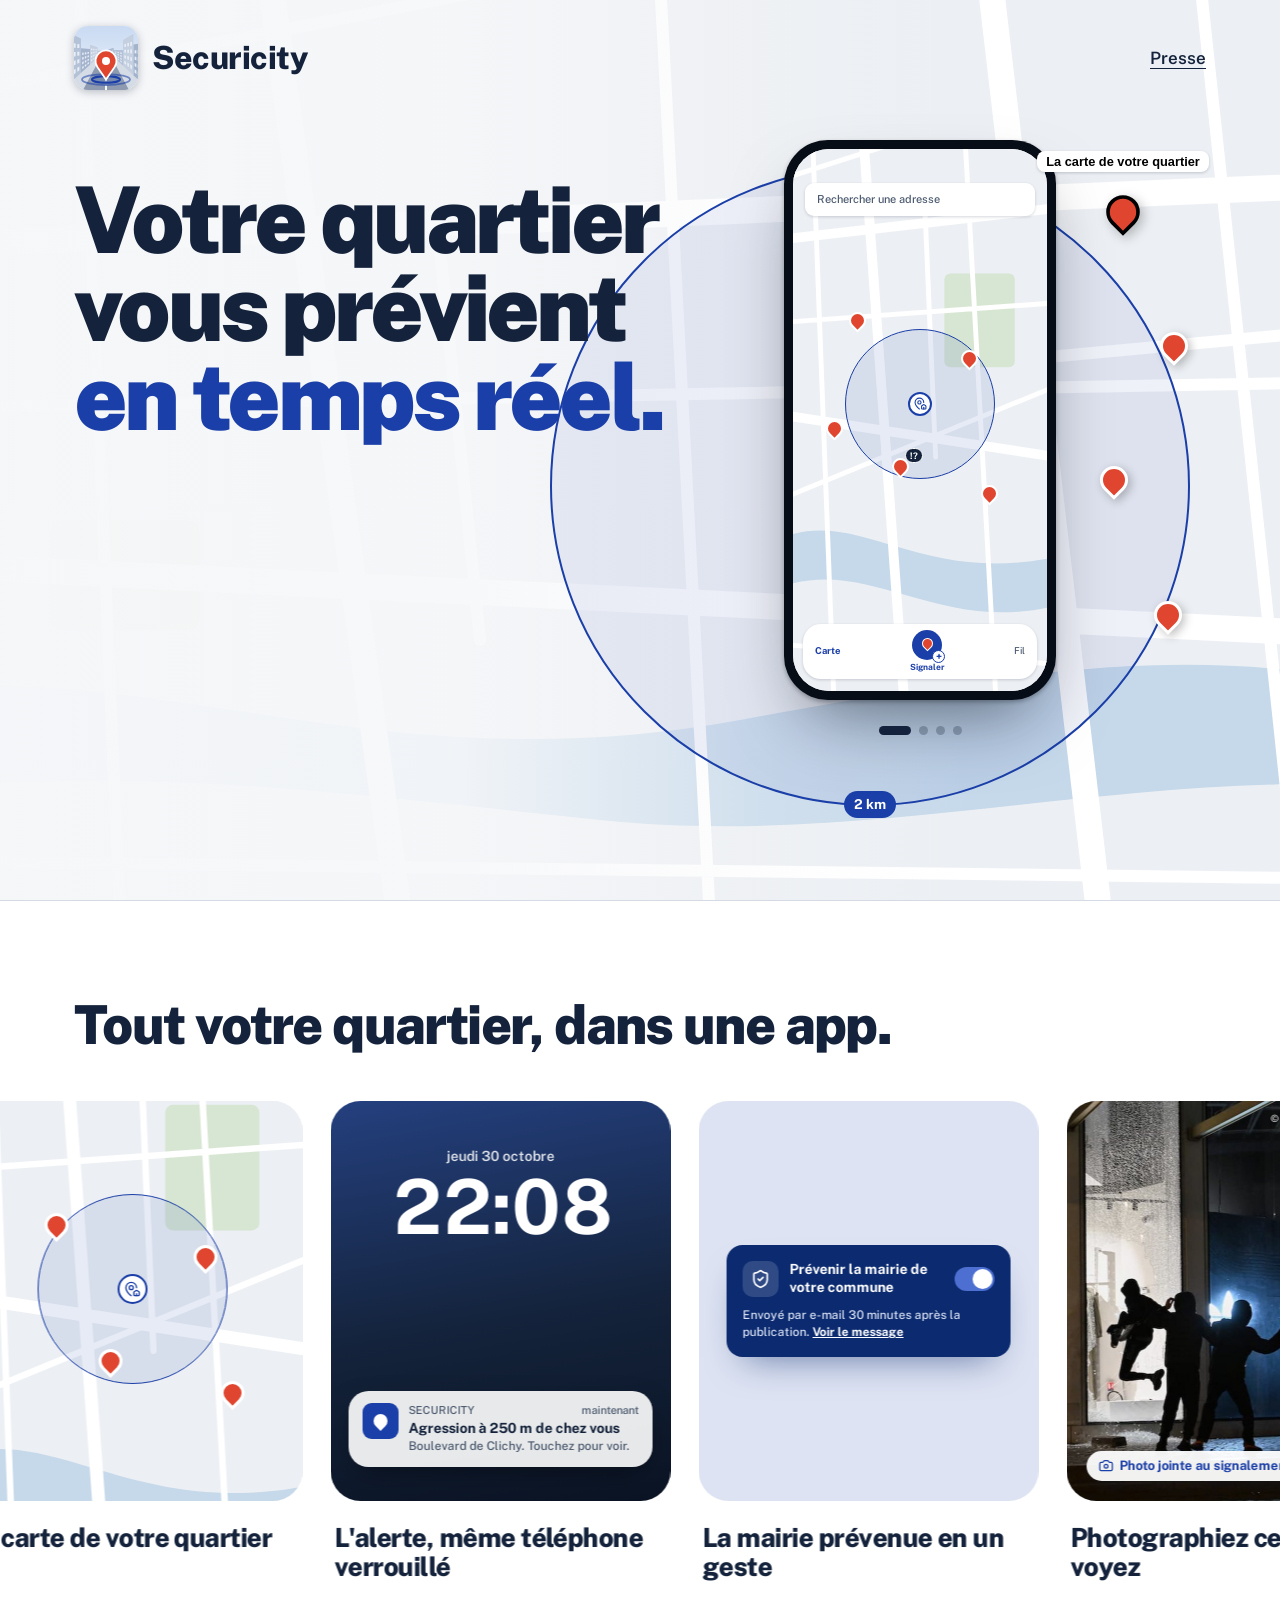
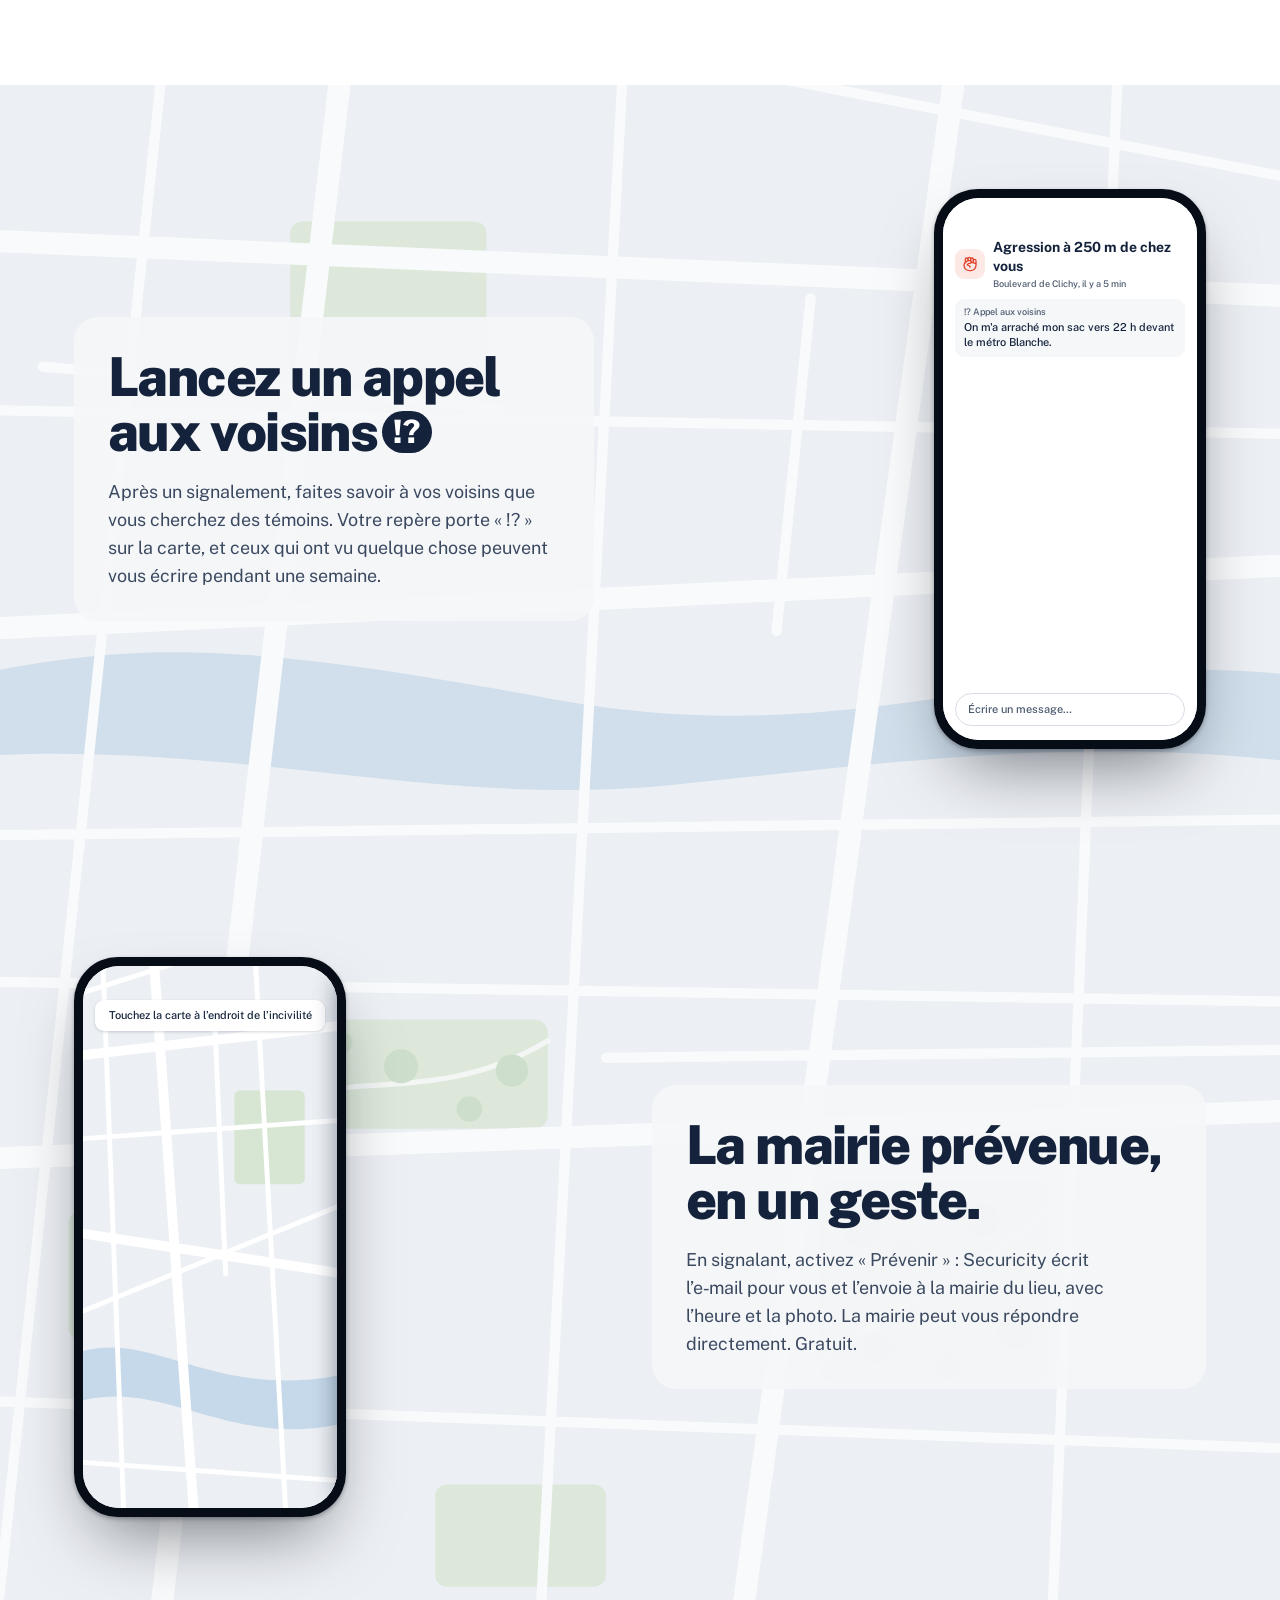
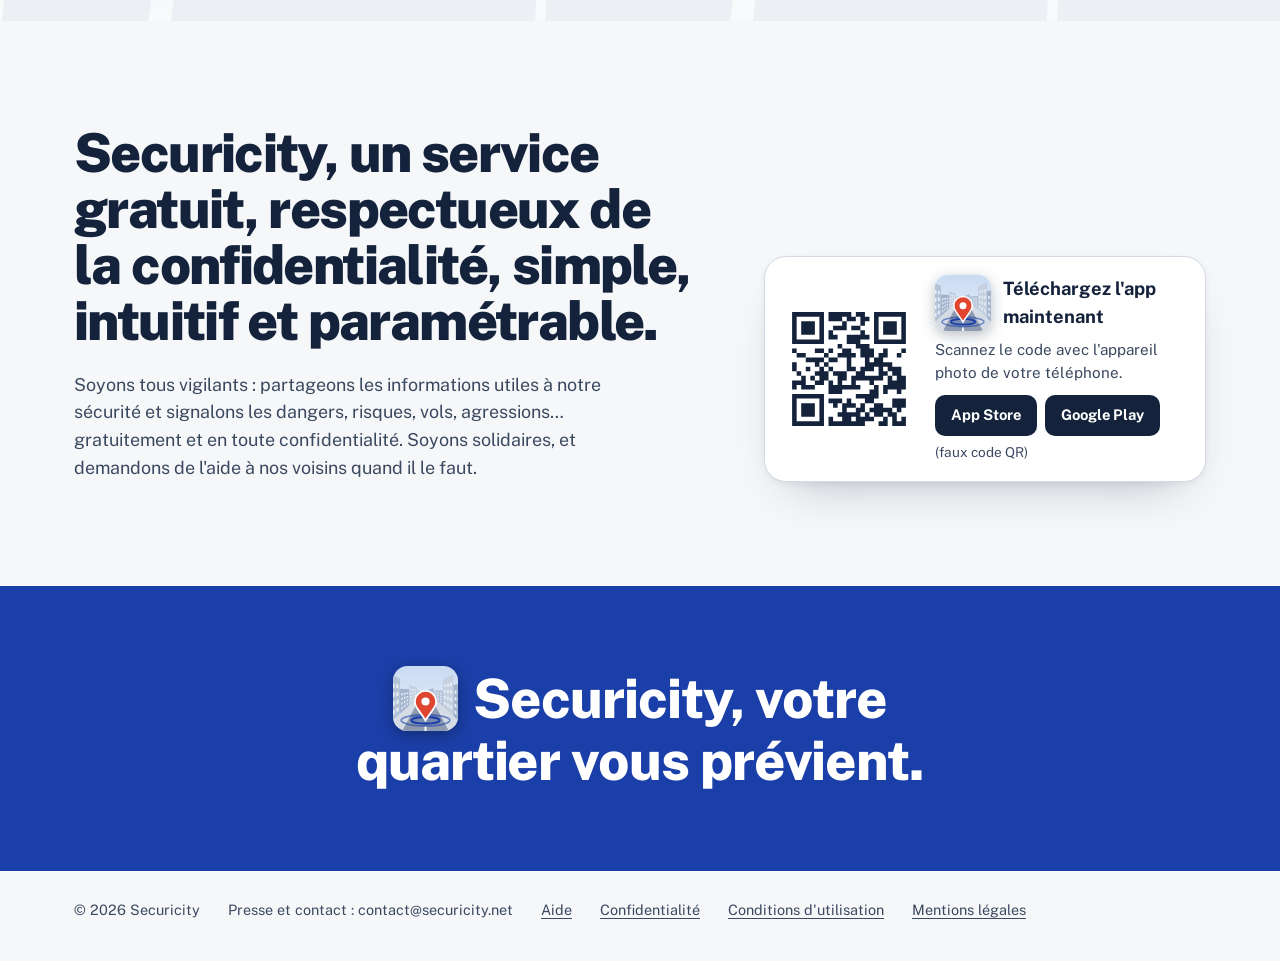
<file: index.html>
<!doctype html>
<html lang="fr">
<head>
<meta charset="utf-8">
<meta name="viewport" content="width=device-width, initial-scale=1, viewport-fit=cover">
<title>Securicity, votre quartier vous prévient</title>
<meta name="description" content="Les voisins signalent les incivilités sur une carte. Vous êtes alerté aussitôt quand il se passe quelque chose près de chez vous. Gratuit et confidentiel.">
<meta property="og:title" content="Securicity, votre quartier vous prévient">
<meta property="og:description" content="La carte des incivilités de votre quartier, signalées par vos voisins.">
<link rel="icon" type="image/png" href="/favicon.png">
<link rel="apple-touch-icon" href="/apple-touch-icon.png">
<link rel="preload" href="/polices/public-sans.woff2" as="font" type="font/woff2" crossorigin>
<link rel="stylesheet" href="/polices/public-sans.css">
<style>
/* Accueil épuré : la carte, le téléphone, le titre. Le reste se découvre en descendant :
   les alertes qui tombent une à une sous le titre, le carrousel des fonctions, l’appel aux voisins et sa discussion,
   puis la mairie prévenue (le signalement se fait dans le téléphone, l’e-mail en sort dans une bulle). */
:root{
  --bleu:#1B3FA8; --encre:#14233B; --texte2:#3B4960; --rouge:#E0452F; --police:#0B2A6F;
  --fond:#F6F7F9; --blanc:#FFFFFF; --filet:#D5DBE4;
  --app-fond:#F6F7F9; --app-surface:#FFFFFF; --app-texte:#14233B; --app-discret:#4A586D; --app-bordure:#D5DBE4;
  --sol:#ECEFF3; --rue:#FFFFFF; --eau:#C6D9EA; --parc:#D7E6D2;
  --sortie:cubic-bezier(.16,1,.3,1);
}
*{box-sizing:border-box}
html{scrollbar-color:#9AA6B8 var(--fond)}
body{background:var(--fond);color:var(--encre);font:400 17px/1.55 "Public Sans",system-ui,sans-serif;margin:0}
::selection{background:var(--rouge);color:#fff}
:focus-visible{outline:2px solid var(--bleu);outline-offset:3px;border-radius:4px}
.tab{font-variant-numeric:tabular-nums}
h1,h2{text-wrap:balance}

/* ---------- Téléphone ---------- */
.tel{display:flex;flex-direction:column;align-items:center;gap:16px}
.coque{width:272px;height:560px;border-radius:44px;padding:9px;background:#070D17;border:0;display:block;box-shadow:0 2px 4px rgba(7,13,23,.3),0 34px 70px -24px rgba(7,13,23,.55)}
button.coque{cursor:pointer}
.vitre{position:relative;width:100%;height:100%;border-radius:36px;overflow:hidden;background:var(--app-fond)}
.piste{display:flex;height:100%;transition:transform .8s var(--sortie)}
.ecran{flex:none;width:100%;height:100%;position:relative;font:500 11px/1.35 "Public Sans",sans-serif;color:var(--app-texte);text-align:left}
.points{display:flex;align-items:center}
.points button{height:28px;padding:0 4px;border:0;background:none;cursor:pointer;display:grid;place-items:center}
.points button span{display:block;width:9px;height:9px;border-radius:99px;background:rgba(20,35,59,.28);transition:width .5s var(--sortie),background-color .5s}
.points button[aria-current="true"] span{width:32px;background:var(--encre)}
.points button:hover span{background:rgba(20,35,59,.5)}
.points button[aria-current="true"]:hover span{background:var(--encre)}

/* Écrans de l'app */
.carte{position:absolute;inset:0;width:100%;height:100%}
.haut{position:absolute;top:34px;left:12px;right:12px}
.champ{background:var(--app-surface);border-radius:9px;padding:9px 12px;color:var(--app-discret);box-shadow:0 1px 3px rgba(20,35,59,.18)}
.bulle{background:var(--app-surface);border-radius:9px;padding:8px 10px;box-shadow:0 1px 3px rgba(20,35,59,.18);text-align:center}
.rayon{position:absolute;left:50%;top:47%;width:150px;height:150px;transform:translate(-50%,-50%);border-radius:50%;border:1.5px solid var(--bleu);background:rgba(27,63,168,.1)}
.maison{position:absolute;left:50%;top:47%;width:24px;height:24px;transform:translate(-50%,-50%);border-radius:50%;background:#fff;border:2px solid var(--bleu);display:grid;place-items:center;color:var(--bleu)}
.maison svg{width:13px;height:13px}
.pin{position:absolute;width:17px;height:17px;border-radius:50% 50% 50% 0;transform:rotate(-45deg);background:var(--rouge);border:2px solid #fff}
.pin.gros{width:30px;height:30px;border:3px solid #000;box-shadow:0 4px 10px rgba(0,0,0,.25)}
.pq{position:absolute;margin:-10px 0 0 13px;background:var(--app-texte);color:#fff;font-weight:700;font-size:9px;line-height:13px;border-radius:99px;padding:0 4px;border:1.5px solid #fff}
.ombre{position:absolute;width:14px;height:5px;border-radius:50%;background:#000;opacity:.25}
.bas{position:absolute;left:10px;right:10px;bottom:12px;display:flex;flex-direction:column;gap:8px}
.carton{background:var(--app-surface);border-radius:10px;padding:10px 12px;box-shadow:0 1px 3px rgba(20,35,59,.18);display:flex;flex-direction:column;gap:3px}
.carton b{font-size:12.5px}
.carton small,.alerte small{color:var(--app-discret);font-size:10px}
.bouton{background:var(--bleu);color:#fff;border-radius:10px;padding:11px;text-align:center;font-weight:700;font-size:12px}
.onglets{display:flex;justify-content:space-between;align-items:center;background:var(--app-surface);border-radius:18px;padding:6px 12px;font-size:9.5px;color:var(--app-discret);box-shadow:0 1px 3px rgba(20,35,59,.18)}
.onglets .on{color:var(--bleu);font-weight:700}
.onglets .signaler{display:flex;flex-direction:column;align-items:center;gap:2px;color:var(--bleu);font-weight:700;font-size:8.5px}
.onglets .plus{position:relative;width:30px;height:30px;border-radius:50%;background:var(--bleu);display:grid;place-items:center}
.onglets .plus i{width:11px;height:11px;background:var(--rouge,#E0452F);border:1.5px solid #fff;border-radius:50% 50% 50% 0;transform:rotate(-45deg);margin-top:-3px}
.onglets .plus b{position:absolute;right:-3px;bottom:-3px;width:13px;height:13px;border-radius:50%;background:#fff;border:1.2px solid var(--bleu);color:var(--bleu);font-size:10px;line-height:10px;text-align:center;font-weight:800}
.page{position:absolute;inset:0;padding:40px 12px 12px;display:flex;flex-direction:column;gap:8px}
.page h4{margin:0 0 2px;font-size:19px;font-weight:800}
.photo{height:118px;border-radius:10px;position:relative;overflow:hidden;background:linear-gradient(160deg,#9BA7B8,#5D6B80 60%,#3E4A5C)}
.photo::before{content:"";position:absolute;left:22%;bottom:0;width:58px;height:70px;border-radius:30px 30px 0 0;background:#2B3444}
.photo::after{content:"";position:absolute;left:calc(22% + 14px);bottom:58px;width:30px;height:34px;border-radius:50%;background:#8C97A8;filter:blur(5px)}
.titre{display:flex;align-items:center;gap:8px}
.icone{width:30px;height:30px;border-radius:9px;background:rgba(224,69,47,.12);color:var(--rouge);display:grid;place-items:center;flex:none}
.icone svg{width:16px;height:16px}
.question{background:var(--app-fond);border-radius:9px;padding:7px 9px;display:flex;flex-direction:column;gap:2px}
.msg{background:var(--app-fond);border-radius:12px;padding:6px 9px;max-width:86%;align-self:flex-start;display:flex;flex-direction:column}
.msg.moi{align-self:flex-end;background:var(--bleu);color:#fff}
.msg small{font-size:9.5px;opacity:.85}
.notif-mini{background:rgba(255,255,255,.95);border-radius:14px;padding:9px 11px;box-shadow:0 6px 16px rgba(20,35,59,.18);display:flex;flex-direction:column;gap:2px}
.liste{background:var(--app-surface);border-radius:10px;padding:2px 10px;box-shadow:0 1px 3px rgba(20,35,59,.12)}
.alerte{display:flex;gap:9px;align-items:center;padding:8px 0;border-top:1px solid var(--app-bordure)}
.alerte:first-child{border-top:0}
.alerte div{flex:1;min-width:0;display:flex;flex-direction:column}
.alerte .lu{width:7px;height:7px;border-radius:50%;background:var(--rouge)}

/* ---------- Accueil ---------- */
.marque{display:flex;align-items:center;gap:14px;font-weight:800;font-size:32px;letter-spacing:-.015em;color:var(--encre);text-decoration:none}
.marque .icone-app{width:64px;height:64px;border-radius:22.37%;box-shadow:0 2px 8px rgba(20,35,59,.28)}

.accueil{position:relative;overflow:hidden;background:var(--sol);min-height:min(100svh,920px)}
.accueil .fond{position:absolute;inset:0;width:100%;height:100%}
.accueil::before{content:"";position:absolute;inset:0;z-index:1;background:linear-gradient(90deg,rgba(246,247,249,.96) 0%,rgba(246,247,249,.88) 36%,rgba(246,247,249,.2) 60%,rgba(246,247,249,0) 76%)}
.zone{position:absolute;z-index:1;left:68%;top:54%;width:min(52vw,640px);aspect-ratio:1;transform:translate(-50%,-50%);border-radius:50%;border:2px solid var(--bleu);background:rgba(27,63,168,.07)}
.zone span{position:absolute;left:50%;bottom:-14px;transform:translateX(-50%);background:var(--bleu);color:#fff;font-weight:700;font-size:.85rem;padding:3px 10px;border-radius:99px}
.chez{position:absolute;z-index:2;left:68%;top:54%;transform:translate(-50%,-50%);width:44px;height:44px;border-radius:50%;background:#fff;border:3px solid var(--bleu);display:grid;place-items:center;color:var(--bleu)}
.chez svg{width:22px;height:22px}
.repere{position:absolute;z-index:2;border:0;padding:0;background:none;cursor:pointer;width:44px;height:52px;display:grid;place-items:end center}
.repere i{width:28px;height:28px;border-radius:50% 50% 50% 0;transform:rotate(-45deg);background:var(--rouge);border:3px solid #fff;box-shadow:0 4px 10px rgba(0,0,0,.25);transition:transform .35s var(--sortie),border-color .35s}
.repere:hover i,.repere.actif i{transform:rotate(-45deg) scale(1.2);border-color:#000}
.repere b{position:absolute;bottom:54px;white-space:nowrap;background:#fff;border-radius:8px;padding:3px 9px;font-size:.8rem;box-shadow:0 1px 3px rgba(20,35,59,.2);opacity:0;transition:opacity .3s}
.repere:hover b,.repere.actif b,.repere:focus-visible b{opacity:1}
.reperes{position:absolute;top:0;right:0;width:150px;height:560px}

.entete{position:relative;z-index:3;max-width:1180px;margin:0 auto;padding:26px 24px;display:flex;justify-content:space-between;align-items:center;gap:16px}
.entete a.presse{color:var(--encre);text-decoration:underline;text-underline-offset:4px;font-weight:600}
.scene{position:relative;z-index:3;max-width:1180px;margin:0 auto;padding:24px 24px 72px;display:grid;grid-template-columns:minmax(0,1fr) auto;gap:40px 64px;align-items:start}
.colonne-tel{position:relative;display:flex;flex-direction:column;align-items:center;padding-right:150px}
h1{font-size:clamp(3rem,7.2vw,6rem);line-height:.96;letter-spacing:-.04em;font-weight:900;margin:clamp(8px,4vh,48px) 0 0;max-width:10ch;color:var(--encre)}
h1 em{font-style:normal;color:var(--bleu)}

/* ---------- Alertes : elles tombent une à une sous le titre dès qu'on commence à défiler ---------- */
.atouts h2,.temoins h2,.police h2,.final h2{font-size:clamp(2rem,4.2vw,3.4rem);line-height:1.04;letter-spacing:-.03em;margin:0;font-weight:850}
.temoins p,.police p{color:var(--texte2);font-size:1.12rem;max-width:40ch;margin:18px 0 0}
.pile{position:relative;height:330px;margin-top:clamp(28px,5vh,56px);max-width:620px}
.notif{position:absolute;width:min(100%,580px);background:#fff;color:var(--encre);border-radius:26px;padding:18px 22px;display:grid;grid-template-columns:auto 1fr auto;gap:2px 14px;align-items:center;box-shadow:0 2px 6px rgba(20,35,59,.1),0 26px 50px -22px rgba(20,35,59,.45);
  opacity:0;filter:blur(10px);transform:translateY(70px) scale(calc(var(--s) * .96));transition:opacity .7s var(--sortie),filter .7s var(--sortie),transform .9s var(--sortie)}
.notif.vue{opacity:1;filter:blur(0);transform:translateY(0) scale(var(--s))}
.notif .ico{grid-row:span 2;width:46px;height:46px;border-radius:12px;background:var(--bleu);display:grid;place-items:center}
.notif .ico i{width:18px;height:18px;border-radius:50% 50% 50% 0;transform:rotate(-45deg);background:#fff}
.notif b{font-size:clamp(1.05rem,2.3vw,1.45rem);line-height:1.2;letter-spacing:-.01em}
.notif span{color:var(--texte2);font-size:.95rem}
.notif small{grid-row:1;grid-column:3;color:var(--texte2);font-size:.85rem;align-self:start}
.notif:nth-child(1){--s:1;top:0;left:0;z-index:3}
.notif:nth-child(2){--s:.97;top:104px;left:36px;z-index:2}
.notif:nth-child(3){--s:.94;top:200px;left:72px;z-index:1}

/* ---------- Carrousel des fonctions ---------- */
.atouts{background:var(--blanc);padding:96px 0 104px;overflow:hidden;border-top:1px solid var(--filet)}
.atouts h2{max-width:1180px;margin:0 auto 48px;padding:0 24px}
.defile{display:flex;gap:28px;overflow:hidden;touch-action:pan-y;cursor:grab;user-select:none;-webkit-user-select:none}
.defile.tenu{cursor:grabbing}.defile img{pointer-events:none}
.defile .atout{will-change:transform}
.atout{margin-left:28px}.defile .atout+.atout{margin-left:0}
.atout{width:340px;flex:none}
.visuel{position:relative;height:400px;border-radius:30px;overflow:hidden;display:grid;place-items:center;padding:28px;font:500 13px/1.4 "Public Sans",sans-serif;color:var(--app-texte)}
.atout h3{font-size:1.65rem;line-height:1.1;letter-spacing:-.02em;margin:22px 4px 0;font-weight:800}
.v-carte{background:var(--sol)}
.v-carte .rayon{width:190px;height:190px}
.v-carte .maison{width:30px;height:30px}.v-carte .maison svg{width:16px;height:16px}
.v-carte .pin{width:24px;height:24px;border-width:3px}
.v-photo{padding:0;background:#C9CED6}
.v-photo img{position:absolute;inset:0;width:100%;height:100%;object-fit:cover}
.v-photo .credit{position:absolute;top:10px;right:12px;font-size:10px;font-weight:600;color:rgba(255,255,255,.85);text-shadow:0 1px 2px rgba(0,0,0,.6)}
.v-photo .puce{position:absolute;left:20px;bottom:20px;background:rgba(255,255,255,.94);box-shadow:0 6px 18px -6px rgba(20,35,59,.45)}
.puce{display:inline-flex;align-items:center;gap:6px;align-self:flex-start;background:rgba(27,63,168,.1);color:var(--bleu);font-weight:700;border-radius:99px;padding:6px 12px}
.puce svg{width:15px;height:15px}
.v-adresses{background:#DCE6F5;place-items:start stretch;padding:22px}
.v-adresses .france{position:absolute;left:6%;top:12%;width:88%;height:auto}
.raccourcis{position:relative;display:flex;flex-wrap:wrap;gap:6px}
.raccourcis span{display:inline-flex;align-items:center;gap:5px;background:#fff;border-radius:99px;padding:6px 11px;font-weight:600;font-size:12.5px;box-shadow:0 2px 6px -2px rgba(20,35,59,.3)}
.raccourcis span.on{outline:2px solid var(--bleu)}
.raccourcis svg{width:13px;height:13px;color:var(--bleu)}
.v-chat{background:#FBE4DF;padding:22px}
.v-chat .fenetre{width:100%;background:#fff;border-radius:20px;box-shadow:0 18px 36px -18px rgba(20,35,59,.45);overflow:hidden;display:flex;flex-direction:column}
.v-chat .barre{display:flex;align-items:center;gap:10px;padding:12px 14px;border-bottom:1px solid var(--app-bordure)}
.v-chat .barre b{font-size:13px;line-height:1.2}.v-chat .barre small{color:var(--app-discret);font-size:11px}
.v-chat .mini-pin{width:16px;height:16px;border-radius:50% 50% 50% 0;transform:rotate(-45deg);background:var(--rouge);flex:none;margin:0 4px}
.v-chat .echanges{padding:12px;display:flex;flex-direction:column;gap:8px}
.v-chat .ligne-msg{display:flex;align-items:flex-end;gap:7px}
.v-chat .ligne-msg.moi{justify-content:flex-end}
.v-chat .avatar{width:24px;height:24px;border-radius:50%;display:grid;place-items:center;font-size:11px;font-weight:800;color:#fff;flex:none}
.v-chat .b{max-width:78%;padding:7px 10px;border-radius:14px 14px 14px 4px;background:var(--app-fond);font-size:12px;line-height:1.35}
.v-chat .moi .b{border-radius:14px 14px 4px 14px;background:var(--bleu);color:#fff}
.v-chat .envoi{display:flex;align-items:center;gap:8px;margin:0 12px 12px;padding:6px 6px 6px 12px;border:1px solid var(--app-bordure);border-radius:99px;color:var(--app-discret);font-size:12px}
.v-chat .envoi span{margin-left:auto;width:26px;height:26px;border-radius:50%;background:var(--bleu);display:grid;place-items:center;color:#fff}
.v-chat .envoi svg{width:14px;height:14px}
.v-transmission{background:#DDE3F2}
.v-transmission .carte-p{width:100%;background:var(--police);color:#fff;border-radius:16px;padding:16px;display:flex;flex-direction:column;gap:10px;box-shadow:0 18px 36px -18px rgba(11,42,111,.6)}
.v-transmission .ligne-p{display:flex;align-items:center;gap:11px}
.v-transmission .ico-p{width:36px;height:36px;border-radius:10px;background:rgba(255,255,255,.15);display:grid;place-items:center;flex:none}
.v-transmission .ico-p svg{width:20px;height:20px;fill:none;stroke:#fff;stroke-width:2;stroke-linecap:round;stroke-linejoin:round}
.v-transmission b{flex:1;font-size:14px;line-height:1.25}
.v-transmission .inter-p{width:40px;height:24px;border-radius:12px;background:#4C6FD1;position:relative;flex:none}
.v-transmission .inter-p::after{content:"";position:absolute;top:2px;right:2px;width:20px;height:20px;border-radius:50%;background:#fff}
.v-transmission small{font-size:12px;line-height:1.45;color:#DCE4F7}
.v-transmission small u{color:#fff;font-weight:700}
.v-verrou{background:linear-gradient(170deg,#24407F 0%,#14233B 55%,#0B1424 100%);color:#fff;place-items:start center;padding:46px 22px}
.v-verrou .heure{text-align:center;width:100%}
.v-verrou .heure small{display:block;font-size:14px;opacity:.85;font-weight:600}
.v-verrou .heure b{display:block;font-size:76px;line-height:1;font-weight:700;letter-spacing:-.03em;margin-top:2px}
.v-verrou .banniere{position:absolute;left:18px;right:18px;bottom:34px;background:rgba(255,255,255,.9);color:var(--app-texte);border-radius:20px;padding:12px 14px;display:grid;grid-template-columns:auto 1fr;gap:1px 10px;box-shadow:0 10px 30px -10px rgba(0,0,0,.5)}
.v-verrou .banniere .app{grid-row:span 3;width:36px;height:36px;border-radius:9px;background:var(--bleu);display:grid;place-items:center}
.v-verrou .banniere .app i{width:14px;height:14px;border-radius:50% 50% 50% 0;transform:rotate(-45deg);background:#fff}
.v-verrou .banniere small{font-size:11px;color:var(--app-discret);display:flex;justify-content:space-between}
.v-verrou .banniere b{font-size:14px;line-height:1.25}
.v-verrou .banniere .texte-b{font-size:12px;color:var(--app-discret)}
.v-types{background:#EEF2FA;padding:24px}
.v-types .nuage{display:flex;flex-wrap:wrap;gap:8px;justify-content:center}
.v-types .type{display:inline-flex;align-items:center;gap:7px;background:#fff;border-radius:99px;padding:6px 12px 6px 6px;font-weight:600;font-size:13px;box-shadow:0 2px 6px -2px rgba(20,35,59,.25)}
.v-types .type span{width:26px;height:26px;border-radius:8px;background:rgba(224,69,47,.12);color:var(--rouge);display:grid;place-items:center}
.v-types .type svg{width:15px;height:15px}
.v-types .type.choisi{outline:2px solid var(--bleu);background:#F1F4FC}

/* ---------- Appel aux voisins ---------- */
/* Appel aux voisins et mairie sur un seul plan : le quartier continue d’une section à l’autre. */
.plan-long{position:relative;overflow:hidden;background:var(--sol)}
.fond-long{position:absolute;inset:0;width:100%;height:100%;opacity:.7}
.temoins{position:relative}
.temoins .in{position:relative;max-width:1180px;margin:0 auto;padding:104px 24px;display:grid;grid-template-columns:minmax(0,1fr) auto;gap:48px 80px;align-items:center}
.temoins .texte{background:rgba(246,247,249,.92);border-radius:24px;padding:32px 34px;max-width:520px}
.pq-titre{display:inline-grid;place-items:center;background:var(--encre);color:#fff;font-size:.6em;font-weight:800;border-radius:99px;padding:0 .35em;line-height:1.3;vertical-align:.25em;margin-left:.15em;letter-spacing:0}
.fil{display:flex;flex-direction:column;gap:7px;flex:1;min-height:0;overflow:hidden}
.fil .msg{opacity:0;transform:translateY(10px) scale(.96);transition:opacity .45s var(--sortie),transform .55s var(--sortie);transform-origin:bottom left}
.fil .msg.moi{transform-origin:bottom right}
.fil .msg.vue{opacity:1;transform:none}
.ecrit{align-self:flex-start;background:var(--app-fond);border-radius:12px;padding:9px 11px;display:flex;gap:4px;opacity:0;transition:opacity .2s}
.ecrit.vue{opacity:1}
.ecrit i{width:6px;height:6px;border-radius:50%;background:var(--app-discret);animation:point 1s infinite}
.ecrit i:nth-child(2){animation-delay:.15s}.ecrit i:nth-child(3){animation-delay:.3s}
@keyframes point{0%,60%,100%{opacity:.3}30%{opacity:1}}
[data-discussion] .page{background:#fff}
[data-discussion] .vitre{font:500 11px/1.35 "Public Sans",sans-serif;color:var(--app-texte);text-align:left}
.saisie{background:var(--app-surface);border:1px solid var(--app-bordure);border-radius:18px;padding:8px 12px;color:var(--app-discret)}

/* ---------- Prévenir la mairie : téléphone à gauche, texte à droite ---------- */
.police{position:relative;overflow:hidden}
.police .texte{background:rgba(246,247,249,.92);border-radius:24px;padding:32px 34px;max-width:560px}
.police .in{position:relative;max-width:1180px;margin:0 auto;padding:104px 24px;display:grid;grid-template-columns:auto minmax(0,1fr);gap:48px 56px;align-items:center}
.scene-p{position:relative;padding-right:250px}
.scene-p .vitre{font:500 11px/1.35 "Public Sans",sans-serif;color:var(--app-texte);text-align:left;transition:opacity .4s}
.scene-p.fondu .vitre{opacity:0}
.scene-p.remise,.scene-p.remise *,.scene-p.remise *::before,.scene-p.remise *::after,
.scene-p.calme,.scene-p.calme *,.scene-p.calme *::before,.scene-p.calme *::after{transition:none!important;animation:none!important}
.vue-p{position:absolute;inset:0;transition:transform .55s var(--sortie)}
.v-type,.v-env{transform:translateX(100%);background:var(--app-fond);box-shadow:-10px 0 24px -14px rgba(20,35,59,.35)}
.scene-p.type .v-type,.scene-p.env .v-env{transform:none}
.scene-p.type .v-pos,.scene-p.env .v-type{transform:translateX(-30%)}
/* 1. Le repère tombe sur le plan */
.pin-p{left:calc(50% - 15px);top:calc(43% - 34px);opacity:0}
.scene-p.pose .pin-p{animation:chute .75s cubic-bezier(.3,1.45,.5,1) forwards}
@keyframes chute{from{opacity:1;transform:translateY(-150px) rotate(-45deg)}to{opacity:1;transform:translateY(0) rotate(-45deg)}}
.ombre-p{left:calc(50% - 7px);top:43%;transform:scale(0);transition:transform .5s .3s var(--sortie)}
.scene-p.pose .ombre-p{transform:none}
.adr-p{opacity:0;transform:translateY(16px);transition:opacity .4s .55s,transform .6s .55s var(--sortie)}
.scene-p.pose .adr-p{opacity:1;transform:none}
/* 2. Le type */
.types-p{display:flex;flex-wrap:wrap;gap:7px}
.t-p{display:inline-flex;align-items:center;gap:6px;background:var(--app-surface);border:1px solid var(--app-bordure);border-radius:99px;padding:5px 10px 5px 6px;font-weight:600;transition:background-color .25s,color .25s,border-color .25s}
.t-p svg{width:14px;height:14px;color:var(--rouge);transition:color .25s}
.scene-p.velo .t-p.velo{background:var(--bleu);border-color:var(--bleu);color:#fff;animation:tape .6s}
.scene-p.velo .t-p.velo svg{color:#fff}
@keyframes tape{0%{box-shadow:0 0 0 0 rgba(27,63,168,.45)}100%{box-shadow:0 0 0 14px rgba(27,63,168,0)}}
/* 3. Le détail et la case de la mairie */
.photo-velo{display:block;width:100%;height:92px;flex:none;border-radius:10px}
.carte-pol{background:var(--police);color:#fff;border-radius:12px;padding:11px 12px;display:flex;flex-direction:column;gap:7px}
.ligne-pol{display:flex;align-items:center;gap:9px}
.ligne-pol b{flex:1;font-size:12px;line-height:1.25}
.ico-pol{width:28px;height:28px;border-radius:8px;background:rgba(255,255,255,.15);display:grid;place-items:center;flex:none}
.ico-pol svg{width:16px;height:16px;fill:none;stroke:#fff;stroke-width:2;stroke-linecap:round;stroke-linejoin:round}
.inter-pol{width:38px;height:23px;border-radius:12px;background:rgba(255,255,255,.25);position:relative;flex:none;transition:background-color .3s}
.inter-pol::after{content:"";position:absolute;left:2px;top:2px;width:19px;height:19px;border-radius:50%;background:#fff;box-shadow:0 1px 3px rgba(0,0,0,.3);transition:transform .35s var(--sortie)}
.scene-p.active .inter-pol{background:#34C759;animation:tape-b .6s}
.scene-p.active .inter-pol::after{transform:translateX(15px)}
@keyframes tape-b{0%{box-shadow:0 0 0 0 rgba(255,255,255,.6)}100%{box-shadow:0 0 0 14px rgba(255,255,255,0)}}
.etat-pol{font-size:10px;color:#DCE4F7}
.etat-pol .apres{display:none;color:#fff;font-weight:700}
.scene-p.pret .etat-pol .avant{display:none}
.scene-p.pret .etat-pol .apres{display:inline}
.scene-p.pret .carte-pol{animation:recu .6s var(--sortie)}
@keyframes recu{40%{transform:scale(1.05)}}
.scene-p.publie .publier{animation:appui .35s}
@keyframes appui{50%{transform:scale(.94);filter:brightness(.85)}}
/* 4. Signalement publié */
.v-fin{background:#fff;display:grid;place-items:center;opacity:0;transform:scale(.96);transition:opacity .35s,transform .5s var(--sortie)}
.scene-p.fin .v-fin{opacity:1;transform:none}
.fin-p{display:flex;flex-direction:column;align-items:center;gap:6px;text-align:center;padding:0 22px}
.fin-p b{font-size:17px;font-weight:800;margin-top:8px}
.fin-p span{color:var(--app-discret);font-size:12px}
.coche{width:64px;height:64px;fill:none;stroke:#2E9E5B;stroke-width:3.5;stroke-linecap:round;stroke-linejoin:round}
.coche circle{fill:rgba(46,158,91,.1);stroke-dasharray:151;stroke-dashoffset:151;transition:stroke-dashoffset .6s .1s ease-out}
.coche path{stroke-dasharray:36;stroke-dashoffset:36;transition:stroke-dashoffset .35s .6s ease-out}
.scene-p.fin .coche circle,.scene-p.fin .coche path{stroke-dashoffset:0}
/* La bulle de BD : l'e-mail sort du téléphone, puis y rentre */
.bulle-bd{position:absolute;left:262px;top:206px;width:250px;z-index:2;background:#fff;border:3px solid var(--encre);border-radius:8px;box-shadow:7px 7px 0 var(--encre);padding:13px 14px 12px;font:500 12px/1.4 "Public Sans",sans-serif;color:var(--encre);display:flex;flex-direction:column;gap:8px;
  opacity:0;transform:translate(-110px,22px) scale(.15) rotate(-10deg);transform-origin:-18px 52px;transition:transform .65s cubic-bezier(.34,1.56,.64,1),opacity .2s}
.bulle-bd::before,.bulle-bd::after{content:"";position:absolute;width:0;height:0;border-style:solid;border-color:transparent}
.bulle-bd::before{left:-22px;top:38px;border-width:13px 19px 13px 0;border-right-color:var(--encre)}
.bulle-bd::after{left:-14px;top:43px;border-width:8px 12px 8px 0;border-right-color:#fff}
.scene-p.sort .bulle-bd{opacity:1;transform:rotate(-2deg)}
.scene-p.rentre .bulle-bd{opacity:0;transform:translate(-120px,30px) scale(.1) rotate(6deg);transition:transform .55s cubic-bezier(.6,0,.8,.3),opacity .3s .25s}
.bd-tete{display:flex;align-items:center;gap:8px;font-size:13.5px;font-weight:800;padding-bottom:8px;border-bottom:2px dashed var(--filet)}
.bd-ico{width:28px;height:28px;border-radius:8px;background:var(--bleu);color:#fff;display:grid;place-items:center;flex:none}
.bd-ico svg{width:16px;height:16px}
.bd-ligne{display:grid;grid-template-columns:42px 1fr;gap:6px}
.bd-ligne small{color:var(--texte2);font-weight:700;font-size:11px;padding-top:1px}
.bd-ligne span{font-weight:700}
.bd-corps{display:flex;gap:9px;align-items:center;background:var(--fond);border-radius:8px;padding:7px}
.bd-photo{width:44px;height:44px;border-radius:6px;flex:none}
.bd-corps small{display:block;color:var(--texte2);font-size:10.5px;margin-top:2px}
.bd-rep{display:flex;align-items:center;gap:6px;color:var(--bleu);font-weight:700;font-size:11.5px}
.bd-rep svg{width:14px;height:14px}

/* ---------- Fin : promesse + téléchargement ---------- */
.final{max-width:1180px;margin:0 auto;padding:104px 24px;display:grid;grid-template-columns:minmax(0,7fr) minmax(0,5fr);gap:48px 72px;align-items:end}
.final p{color:var(--texte2);font-size:1.12rem;max-width:52ch;margin:22px 0 0}
.telecharger{display:flex;gap:20px;align-items:center;background:#fff;border:1px solid var(--filet);border-radius:22px;padding:18px;box-shadow:0 2px 6px rgba(20,35,59,.06),0 24px 48px -28px rgba(20,35,59,.35)}
.qr{width:132px;height:132px;flex:none;border-radius:8px}
.titre-app{display:flex;align-items:center;gap:12px}
.telecharger .icone-app.grande{width:56px;height:56px;flex:none;border-radius:22.37%;box-shadow:0 4px 14px rgba(20,35,59,.3)}
.tel-texte{display:flex;flex-direction:column;gap:6px}
.tel-texte b{font-size:1.15rem}
.tel-texte span{color:var(--texte2);font-size:.95rem}
.tel-texte small{color:var(--texte2);font-size:.85rem}
.stores{display:flex;flex-wrap:wrap;gap:8px;margin-top:4px}
.stores a{background:var(--encre);color:#fff;text-decoration:none;font-weight:700;font-size:.92rem;padding:9px 16px;border-radius:10px;transition:background-color .2s}
.stores a:hover{background:var(--bleu)}

.slogan{background:var(--bleu);color:#fff;padding:80px 24px;text-align:center}
.slogan p{margin:0 auto;max-width:900px;font-size:clamp(1.8rem,4.6vw,3.4rem);line-height:1.1;font-weight:800;letter-spacing:-.02em;text-wrap:balance}
.marque-slogan{white-space:nowrap}
.marque-slogan .icone-app{width:1.2em;height:1.2em;vertical-align:-.24em;margin-right:.28em;border-radius:22.37%;box-shadow:0 4px 14px rgba(7,13,23,.35)}
.pied{max-width:1180px;margin:0 auto;padding:28px 24px 40px;display:flex;flex-wrap:wrap;gap:12px 28px;font-size:.9rem;color:var(--texte2)}
.pied a{color:inherit;text-underline-offset:3px}

@media (max-width:960px){
  .scene{grid-template-columns:1fr;padding-bottom:56px}
  /* Sur petit écran : téléphone poussé à droite, alertes réduites (titre et heure) en cascade à gauche,
     elles ne mordent que sur le bord du téléphone. */
  .colonne-tel{padding-right:0;align-items:flex-end}
  .gauche{position:relative;z-index:4}
  .pile{height:230px;margin:32px 0 -230px}
  .notif{width:min(62%,320px);padding:10px 12px;border-radius:18px;gap:1px 10px}
  .notif .ico{width:32px;height:32px;border-radius:9px}.notif .ico i{width:12px;height:12px}
  .notif b{font-size:.88rem;line-height:1.25}.notif span{display:none}.notif small{font-size:.72rem}
  .notif:nth-child(2){top:74px;left:10px}.notif:nth-child(3){top:148px;left:20px}
  .reperes{display:none}
  .accueil::before{background:linear-gradient(180deg,rgba(246,247,249,.96) 0%,rgba(246,247,249,.85) 30%,rgba(246,247,249,.4) 60%,rgba(246,247,249,.2) 100%)}
  .zone{left:50%;top:68%;width:90vw}
  .chez{left:50%;top:68%}
  .temoins .in,.final{grid-template-columns:1fr}
  .temoins .tel{justify-self:center}
  .police .in{grid-template-columns:minmax(0,1fr)}
  .police .texte{order:-1}
  .scene-p{justify-self:center}
}
@media (max-width:520px){
  .marque{font-size:26px;gap:12px}
  .marque .icone-app{width:52px;height:52px}
  .coque{width:224px;height:462px}
  .notif{width:60%;padding:8px 10px}.notif b{font-size:.8rem}.notif .ico{width:28px;height:28px}
  .notif:nth-child(2){top:64px}.notif:nth-child(3){top:128px}
  .atout{width:220px;margin-left:16px}.visuel{height:260px;padding:16px;border-radius:24px}.atout h3{font-size:1.2rem;margin-top:14px}
  .defile{gap:16px}
  .v-verrou{padding:28px 12px}.v-verrou .heure b{font-size:52px}.v-verrou .heure small{font-size:12px}
  .v-verrou .banniere{left:10px;right:10px;bottom:14px;padding:9px 10px;border-radius:16px;gap:1px 8px}
  .v-verrou .banniere .app{width:28px;height:28px}.v-verrou .banniere b{font-size:12px}.v-verrou .banniere .texte-b,.v-verrou .banniere small{font-size:10px}
  .puce{font-size:11px;padding:5px 9px}.v-photo .puce{left:12px;bottom:12px}
  .v-chat{padding:12px}.v-chat .b{font-size:11px}.v-chat .barre b{font-size:12px}
  .v-types{padding:14px}.v-types .type{font-size:11px;padding:4px 9px 4px 4px;gap:5px}.v-types .type span{width:20px;height:20px}
  .raccourcis span{font-size:11px;padding:5px 9px}  .telecharger{flex-direction:column;align-items:flex-start}
  .temoins .texte,.police .texte{padding:24px}
  /* Petit écran : la bulle passe sous la case de la mairie, la pointe vers le haut. */
  .scene-p{padding-right:0;padding-bottom:130px}
  .bulle-bd{left:40px;top:326px;width:210px;padding:11px 11px 10px;font-size:11px;gap:6px;transform-origin:163px -20px}
  .bulle-bd::before{left:150px;top:-22px;border-width:0 13px 19px;border-color:transparent transparent var(--encre)}
  .bulle-bd::after{left:155px;top:-13px;border-width:0 8px 12px;border-color:transparent transparent #fff}
  .bd-tete{font-size:12px}.bd-ligne{grid-template-columns:36px 1fr}
}
@media (prefers-reduced-motion:reduce){
  .piste,.points button span,.notif,.fil .msg{transition:none}
  .notif,.fil .msg{opacity:1;filter:none;transform:none}
  .notif:nth-child(2){transform:scale(.97)}.notif:nth-child(3){transform:scale(.94)}
  .ecrit i{animation:none}
}
</style>
</head>
<body>

<svg width="0" height="0" style="position:absolute" aria-hidden="true"><defs>
<g id="plan">
  <rect width="260" height="560" fill="var(--sol)"/>
  <path d="M-10 400C70 370 130 450 270 420L270 470C150 500 80 420-10 450Z" fill="var(--eau)"/>
  <rect x="155" y="130" width="72" height="96" rx="6" fill="var(--parc)"/>
  <g stroke="var(--rue)" fill="none" stroke-linecap="round">
    <path stroke-width="10" d="M-10 95L270 63M72-10L114 570M-10 275L270 318"/>
    <path stroke-width="5" d="M-10 180L270 160M176-10L208 570M-10 33L125-10M20-10L42 570M-10 360L270 245M135 63L146 318M-10 510L270 530"/>
  </g>
</g>
<g id="quartier">
  <rect width="1600" height="900" fill="var(--sol)"/>
  <path d="M-20 700C300 640 520 790 900 720S1400 650 1620 700L1620 790C1300 760 1050 850 760 820S260 760-20 800Z" fill="var(--eau)"/>
  <rect x="980" y="160" width="230" height="200" rx="14" fill="var(--parc)"/>
  <rect x="210" y="520" width="150" height="110" rx="12" fill="var(--parc)"/>
  <g stroke="var(--rue)" fill="none" stroke-linecap="round">
    <path stroke-width="26" d="M-20 250L1620 180M430-20L560 920M-20 560L1620 640M1150-20L1260 920"/>
    <path stroke-width="12" d="M-20 410L1620 380M820-20L870 920M240-20L280 920M-20 120L700-20M1360-20L1460 920M600 250L640 640M-20 860L1620 880M960 380L1500 330"/>
  </g>
</g>
<g id="quartier-suite">
  <rect width="1600" height="900" fill="var(--sol)"/>
  <rect x="1010" y="385" width="270" height="235" rx="18" fill="var(--parc)"/>
  <rect x="130" y="420" width="140" height="150" rx="14" fill="var(--parc)"/>
  <rect x="362" y="195" width="330" height="128" rx="16" fill="var(--parc)"/>
  <path d="M362 300C440 250 560 300 692 220" stroke="var(--rue)" stroke-width="6" fill="none" stroke-linecap="round" opacity=".8"/>
  <g fill="#C2D8BC"><circle cx="400" cy="235" r="18"/><circle cx="450" cy="222" r="13"/><circle cx="520" cy="250" r="20"/><circle cx="600" cy="300" r="15"/><circle cx="650" cy="255" r="19"/><circle cx="420" cy="300" r="12"/></g>
  <rect x="560" y="740" width="200" height="120" rx="14" fill="var(--parc)"/>
  <path d="M1010 600C1080 540 1150 520 1280 420" stroke="var(--rue)" stroke-width="6" fill="none" stroke-linecap="round" opacity=".8"/>
  <g fill="#C2D8BC"><circle cx="1060" cy="440" r="22"/><circle cx="1110" cy="470" r="16"/><circle cx="1200" cy="430" r="20"/><circle cx="1240" cy="560" r="22"/><circle cx="1080" cy="580" r="18"/><circle cx="1160" cy="600" r="14"/><circle cx="1250" cy="480" r="12"/><circle cx="160" cy="450" r="18"/><circle cx="230" cy="520" r="20"/><circle cx="170" cy="545" r="14"/><circle cx="245" cy="440" r="12"/></g>
  <g stroke="var(--rue)" fill="none" stroke-linecap="round">
    <path stroke-width="26" d="M1046-20L916 920M345-20L235 920M-20 360L1620 300"/>
    <path stroke-width="12" d="M732-20L682 920M1322-20L1282 920M144-20L44 920M-20 640L1620 700M-20 150L1620 175M760 240L1620 230"/>
  </g>
</g>
<symbol id="velo-vole" viewBox="0 0 240 100" preserveAspectRatio="xMidYMid slice">
  <rect width="240" height="100" fill="#AEB8C7"/>
  <g fill="#A1ACBD"><rect y="14" width="240" height="2"/><rect y="34" width="240" height="2"/><rect y="54" width="240" height="2"/></g>
  <rect y="74" width="240" height="26" fill="#7D899C"/><rect y="74" width="240" height="3" fill="#6B778A"/>
  <path d="M74 94V52a24 24 0 0 1 48 0v42" fill="none" stroke="#3A4558" stroke-width="6" stroke-linecap="round"/>
  <g fill="none" stroke="#1F2836" stroke-linecap="round">
    <circle cx="136" cy="70" r="22" stroke-width="5"/>
    <circle cx="136" cy="70" r="16" stroke="#56627A" stroke-width="1.5"/>
    <path d="M136 50v40M116 70h40M122 56l28 28M150 56l-28 28" stroke="#56627A" stroke-width="1.2"/>
    <path d="M136 70l9-30" stroke-width="4"/><path d="M141 38l9 3" stroke-width="4"/>
  </g>
  <circle cx="136" cy="70" r="3.5" fill="#1F2836"/>
  <g fill="none" stroke="#E3A72F" stroke-width="3">
    <ellipse cx="121" cy="66" rx="5" ry="3" transform="rotate(20 121 66)"/>
    <ellipse cx="128" cy="69" rx="5" ry="3" transform="rotate(-20 128 69)"/>
    <ellipse cx="170" cy="92" rx="5" ry="3" transform="rotate(10 170 92)"/>
    <ellipse cx="179" cy="94" rx="5" ry="3" transform="rotate(-15 179 94)"/>
    <ellipse cx="188" cy="92" rx="5" ry="3" transform="rotate(25 188 92)"/>
  </g>
</symbol>
</defs></svg>

<section class="accueil">
  <svg class="fond" viewBox="0 0 1600 900" preserveAspectRatio="xMidYMid slice" aria-hidden="true"><use href="#quartier"/></svg>
  <div class="zone" aria-hidden="true"><span>2 km</span></div>
  <div class="chez" aria-hidden="true"><i data-lucide="map-pin-house"></i></div>

  <header class="entete"><a class="marque" href="/" aria-label="Securicity, accueil"><img class="icone-app" src="/images/icone.svg" alt="" width="44" height="44">Securicity</a><a class="presse" href="#pied">Presse</a></header>
  <div class="scene">
    <div class="gauche">
      <h1>Votre quartier vous prévient <em>en temps réel.</em></h1>
      <div class="pile" data-pile aria-label="Exemples d'alertes">
        <div class="notif"><span class="ico"><i></i></span><b>Agression à 250 m de chez vous</b><small class="tab">22:08</small><span>Boulevard de Clichy, il y a 5 min. Touchez pour voir le signalement.</span></div>
        <div class="notif"><span class="ico"><i></i></span><b>Cambriolage rue des Martyrs</b><small class="tab">20:15</small><span>Appel aux voisins : l’auteur cherche des témoins. Touchez pour lui écrire.</span></div>
        <div class="notif"><span class="ico"><i></i></span><b>Vol de vélo à 90 m de vous</b><small class="tab">18:03</small><span>Place Pigalle.</span></div>
      </div>
    </div>
    <div class="colonne-tel">
      <div data-tel></div>
      <div class="reperes" data-reperes></div>
    </div>
  </div>
</section>


<section class="atouts" aria-label="Ce que fait l'application">
  <h2>Tout votre quartier, dans une app.</h2>
  <div class="defile" data-defile>
    <div class="atout"><div class="visuel v-carte"><svg class="carte" viewBox="0 0 260 560" preserveAspectRatio="xMidYMid slice" aria-hidden="true"><use href="#plan"/></svg><div class="rayon"></div><div class="maison"><i data-lucide="map-pin-house"></i></div><div class="pin" style="left:24%;top:28%"></div><div class="pin" style="left:68%;top:36%"></div><div class="pin" style="left:40%;top:62%"></div><div class="pin" style="left:76%;top:70%"></div></div><h3>La carte de votre quartier</h3></div>
    <div class="atout"><div class="visuel v-verrou"><div class="heure"><small>jeudi 30 octobre</small><b class="tab">22:08</b></div><div class="banniere"><span class="app"><i></i></span><small><span>SECURICITY</span><span>maintenant</span></small><b>Agression à 250 m de chez vous</b><span class="texte-b">Boulevard de Clichy. Touchez pour voir.</span></div></div><h3>L'alerte, même téléphone verrouillé</h3></div>
    <div class="atout"><div class="visuel v-transmission"><div class="carte-p"><div class="ligne-p"><span class="ico-p"><svg viewBox="0 0 24 24" aria-hidden="true"><path d="M20 13c0 5-3.5 7.5-7.66 8.95a1 1 0 0 1-.67-.01C7.5 20.5 4 18 4 13V6a1 1 0 0 1 1-1c2 0 4.5-1.2 6.24-2.72a1.17 1.17 0 0 1 1.52 0C14.51 3.81 17 5 19 5a1 1 0 0 1 1 1z"/><path d="m9 12 2 2 4-4"/></svg></span><b>Prévenir la mairie de votre commune</b><span class="inter-p"></span></div><small>Envoyé par e-mail 30 minutes après la publication. <u>Voir le message</u></small></div></div><h3>La mairie prévenue en un geste</h3></div>
    <div class="atout"><div class="visuel v-photo"><img src="/images/pillage-vitrine.jpg" alt="Des jeunes encapuchonnés brisent la vitrine d'un magasin, la nuit" loading="lazy" width="680" height="800"><small class="credit">© Emma Da Silva/AP/SIPA</small><span class="puce"><i data-lucide="camera"></i>Photo jointe au signalement</span></div><h3>Photographiez ce que vous voyez</h3></div>
    <div class="atout"><div class="visuel v-chat"><div class="fenetre"><div class="barre"><span class="mini-pin"></span><div><b>Cambriolage rue des Martyrs</b><br><small>!? Appel aux voisins</small></div></div><div class="echanges"><div class="ligne-msg moi"><div class="b">Porte forcée vers 14 h au n° 14. Quelqu'un a vu quelque chose ?</div></div><div class="ligne-msg"><span class="avatar" style="background:#2E9E5B">V</span><div class="b">Un scooter noir était garé devant vers 13 h 50.</div></div><div class="ligne-msg"><span class="avatar" style="background:#C2611A">M</span><div class="b">Je l'ai vu aussi, il est parti vers Pigalle.</div></div></div><div class="envoi">Répondre…<span><i data-lucide="send"></i></span></div></div></div><h3>Vos voisins vous répondent</h3></div>
    <div class="atout"><div class="visuel v-adresses"><svg class="france" viewBox="0 0 220 220" aria-hidden="true"><path d="M112 14L132 26L150 30L176 46L196 58L190 82L182 98L188 112L182 128L194 146L190 160L170 168L150 178L128 180L112 190L100 204L78 198L56 192L50 176L58 150L54 128L44 108L30 96L10 84L18 72L42 74L56 62L62 46L82 40L98 30Z" fill="#FFFFFF" stroke="#C6D2E5" stroke-width="3" stroke-linejoin="round"/><path d="M204 176L210 186L208 204L200 210L196 194Z" fill="#FFFFFF" stroke="#C6D2E5" stroke-width="3" stroke-linejoin="round"/><circle cx="104" cy="64" r="20" fill="rgba(27,63,168,.14)" stroke="#1B3FA8" stroke-width="2"/><circle cx="146" cy="164" r="20" fill="rgba(27,63,168,.08)" stroke="#1B3FA8" stroke-width="2" stroke-dasharray="4 3"/><g fill="#FFFFFF" stroke="#1B3FA8" stroke-width="2.4"><circle cx="104" cy="64" r="11"/><circle cx="146" cy="164" r="11"/></g><path d="M98 66.5L104 61.5L110 66.5V70H98Z" fill="#1B3FA8"/><path d="M142 158H150V170L146 167L142 170Z" fill="#1B3FA8"/><g font-family="Public Sans,system-ui,sans-serif" font-weight="700" font-size="11" fill="#14233B" text-anchor="middle"><text x="104" y="98">Paris</text><text x="146" y="198">Marseille</text></g></svg><div class="raccourcis"><span class="on"><i data-lucide="map-pin-house"></i>Chez moi</span><span><i data-lucide="bookmark"></i>Parents</span></div></div><h3>Toutes vos adresses, d'un geste</h3></div>
    <div class="atout"><div class="visuel v-types"><div class="nuage"><span class="type"><span><i data-lucide="spray-can"></i></span>Tag</span><span class="type"><span><i data-lucide="package-x"></i></span>Dépôt sauvage</span><span class="type"><span><i data-lucide="megaphone"></i></span>Nuisances sonores</span><span class="type choisi"><span><i data-lucide="bike"></i></span>Vol de vélo</span><span class="type"><span><i data-lucide="house"></i></span>Cambriolage</span><span class="type"><span><i data-lucide="car"></i></span>Stationnement gênant</span><span class="type"><span><i data-lucide="hand-fist"></i></span>Agression</span><span class="type"><span><i data-lucide="motorbike"></i></span>Vol de scooter</span><span class="type"><span><i data-lucide="speech"></i></span>Harcèlement de rue</span><span class="type"><span><i data-lucide="bomb"></i></span>Vandalisme</span><span class="type"><span><i data-lucide="footprints"></i></span>Rôdeur</span></div></div><h3>24 types d'incivilités</h3></div>
  </div>
</section>

<div class="plan-long">
<svg class="fond-long" viewBox="0 0 1600 1800" preserveAspectRatio="xMidYMid slice" aria-hidden="true"><use href="#quartier" transform="translate(1600 0) scale(-1 1)"/><use href="#quartier-suite" y="900"/></svg>
<section class="temoins">
  <div class="in">
    <div class="texte">
      <h2>Lancez un appel aux voisins<span class="pq-titre">!?</span></h2>
      <p>Après un signalement, faites savoir à vos voisins que vous cherchez des témoins. Votre repère porte « !? » sur la carte, et ceux qui ont vu quelque chose peuvent vous écrire pendant une semaine.</p>
    </div>
    <div class="tel">
      <div class="coque" data-discussion><div class="vitre"><div class="page" style="padding-bottom:14px">
        <div class="titre"><span class="icone"><i data-lucide="hand-fist"></i></span><div><b style="font-size:14px">Agression à 250 m de chez vous</b><br><small style="color:var(--app-discret)">Boulevard de Clichy, il y a 5 min</small></div></div>
        <div class="question"><small style="color:var(--app-discret)">!? Appel aux voisins</small>On m'a arraché mon sac vers 22 h devant le métro Blanche.</div>
        <div class="fil" data-fil aria-live="polite"></div>
        <div class="saisie">Écrire un message…</div>
      </div></div></div>
    </div>
  </div>
</section>

<section class="police" aria-labelledby="titre-police">
  <div class="in">
    <div class="scene-p" data-police>
      <div class="coque"><div class="vitre" aria-hidden="true">
        <div class="vue-p v-pos">
          <svg class="carte" viewBox="0 0 260 560" preserveAspectRatio="xMidYMid slice"><use href="#plan"/></svg>
          <div class="haut"><div class="bulle">Touchez la carte à l’endroit de l’incivilité</div></div>
          <div class="ombre ombre-p"></div><div class="pin gros pin-p"></div>
          <div class="bas"><div class="carton adr-p"><small>Position du signalement</small><b>14 cours Gambetta, Lyon 3e</b></div></div>
        </div>
        <div class="vue-p v-type"><div class="page">
          <h4>Que s’est-il passé ?</h4>
          <div class="types-p">
            <span class="t-p"><i data-lucide="spray-can"></i>Tag</span><span class="t-p"><i data-lucide="package-x"></i>Dépôt sauvage</span>
            <span class="t-p velo"><i data-lucide="bike"></i>Vol de vélo</span><span class="t-p"><i data-lucide="house"></i>Cambriolage</span>
            <span class="t-p"><i data-lucide="hand-fist"></i>Agression</span><span class="t-p"><i data-lucide="megaphone"></i>Nuisances sonores</span>
            <span class="t-p"><i data-lucide="car"></i>Stationnement gênant</span><span class="t-p"><i data-lucide="footprints"></i>Rôdeur</span>
          </div>
        </div></div>
        <div class="vue-p v-env"><div class="page">
          <svg class="photo-velo" aria-hidden="true"><use href="#velo-vole"/></svg>
          <div class="titre"><span class="icone"><i data-lucide="bike"></i></span><div><b style="font-size:14px">Vol de vélo</b><br><small style="color:var(--app-discret)">14 cours Gambetta, Lyon 3e</small></div></div>
          <div class="question">Antivol coupé devant le 14, vers 18 h.</div>
          <div class="carte-pol">
            <div class="ligne-pol"><span class="ico-pol"><svg viewBox="0 0 24 24" aria-hidden="true"><path d="M20 13c0 5-3.5 7.5-7.66 8.95a1 1 0 0 1-.67-.01C7.5 20.5 4 18 4 13V6a1 1 0 0 1 1-1c2 0 4.5-1.2 6.24-2.72a1.17 1.17 0 0 1 1.52 0C14.51 3.81 17 5 19 5a1 1 0 0 1 1 1z"/><path d="m9 12 2 2 4-4"/></svg></span><b>Prévenir la mairie de Lyon 3e arrondissement</b><span class="inter-pol"></span></div>
            <small class="etat-pol"><span class="avant">Il recevra votre signalement par e-mail.</span><span class="apres">✓ E-mail prêt pour la mairie</span></small>
          </div>
          <div class="bouton publier">Publier le signalement</div>
        </div></div>
        <div class="vue-p v-fin"><div class="fin-p">
          <svg class="coche" viewBox="0 0 52 52" aria-hidden="true"><circle cx="26" cy="26" r="24"/><path d="M15 27l7 7 15-15"/></svg>
          <b>Signalement publié</b><span>La mairie du 3e va recevoir votre e-mail.</span>
        </div></div>
      </div></div>
      <div class="bulle-bd" role="img" aria-label="Aperçu de l’e-mail envoyé à la mairie du 3e arrondissement de Lyon : vol de vélo, 14 cours Gambetta, avec la description et la photo ; la mairie répond directement à l’habitant.">
        <div class="bd-tete"><span class="bd-ico"><i data-lucide="mail"></i></span>E-mail à la mairie</div>
        <div class="bd-ligne"><small>À</small><span>Mairie du 3e arrondissement, Lyon</span></div>
        <div class="bd-ligne"><small>Objet</small><span>Vol de vélo, 14 cours Gambetta</span></div>
        <div class="bd-corps"><svg class="bd-photo" aria-hidden="true"><use href="#velo-vole"/></svg><span>« Antivol coupé devant le 14, vers 18 h. »<small>Aujourd’hui à 18 h 03 · photo jointe</small></span></div>
        <div class="bd-rep"><i data-lucide="reply"></i>Il vous répond sur votre e-mail</div>
      </div>
    </div>
    <div class="texte">
      <h2 id="titre-police">La mairie prévenue, en&nbsp;un&nbsp;geste.</h2>
      <p>En signalant, activez « Prévenir » : Securicity écrit l’e‑mail pour vous et l’envoie à la mairie du lieu, avec l’heure et la photo. La mairie peut vous répondre directement. Gratuit.</p>
    </div>
  </div>
</section>
</div>

<section class="final">
  <div>
    <h2>Securicity, un service gratuit, respectueux de la confidentialité, simple, intuitif et paramétrable.</h2>
    <p>Soyons tous vigilants : partageons les informations utiles à notre sécurité et signalons les dangers, risques, vols, agressions… gratuitement et en toute confidentialité. Soyons solidaires, et demandons de l'aide à nos voisins quand il le faut.</p>
  </div>
  <div class="telecharger">
    <svg class="qr" viewBox="-2 -2 29 29" role="img" aria-label="QR code de téléchargement (factice)"><rect x="-2" y="-2" width="29" height="29" fill="#fff"/><path d="M0 0h1v1h-1zM1 0h1v1h-1zM2 0h1v1h-1zM3 0h1v1h-1zM4 0h1v1h-1zM5 0h1v1h-1zM6 0h1v1h-1zM8 0h1v1h-1zM9 0h1v1h-1zM10 0h1v1h-1zM11 0h1v1h-1zM12 0h1v1h-1zM14 0h1v1h-1zM15 0h1v1h-1zM18 0h1v1h-1zM19 0h1v1h-1zM20 0h1v1h-1zM21 0h1v1h-1zM22 0h1v1h-1zM23 0h1v1h-1zM24 0h1v1h-1zM0 1h1v1h-1zM6 1h1v1h-1zM8 1h1v1h-1zM9 1h1v1h-1zM10 1h1v1h-1zM12 1h1v1h-1zM13 1h1v1h-1zM15 1h1v1h-1zM16 1h1v1h-1zM18 1h1v1h-1zM24 1h1v1h-1zM0 2h1v1h-1zM2 2h1v1h-1zM3 2h1v1h-1zM4 2h1v1h-1zM6 2h1v1h-1zM11 2h1v1h-1zM15 2h1v1h-1zM18 2h1v1h-1zM20 2h1v1h-1zM21 2h1v1h-1zM22 2h1v1h-1zM24 2h1v1h-1zM0 3h1v1h-1zM2 3h1v1h-1zM3 3h1v1h-1zM4 3h1v1h-1zM6 3h1v1h-1zM9 3h1v1h-1zM10 3h1v1h-1zM11 3h1v1h-1zM13 3h1v1h-1zM14 3h1v1h-1zM18 3h1v1h-1zM20 3h1v1h-1zM21 3h1v1h-1zM22 3h1v1h-1zM24 3h1v1h-1zM0 4h1v1h-1zM2 4h1v1h-1zM3 4h1v1h-1zM4 4h1v1h-1zM6 4h1v1h-1zM8 4h1v1h-1zM15 4h1v1h-1zM18 4h1v1h-1zM20 4h1v1h-1zM21 4h1v1h-1zM22 4h1v1h-1zM24 4h1v1h-1zM0 5h1v1h-1zM6 5h1v1h-1zM8 5h1v1h-1zM9 5h1v1h-1zM12 5h1v1h-1zM13 5h1v1h-1zM14 5h1v1h-1zM15 5h1v1h-1zM16 5h1v1h-1zM18 5h1v1h-1zM24 5h1v1h-1zM0 6h1v1h-1zM1 6h1v1h-1zM2 6h1v1h-1zM3 6h1v1h-1zM4 6h1v1h-1zM5 6h1v1h-1zM6 6h1v1h-1zM12 6h1v1h-1zM13 6h1v1h-1zM14 6h1v1h-1zM18 6h1v1h-1zM19 6h1v1h-1zM20 6h1v1h-1zM21 6h1v1h-1zM22 6h1v1h-1zM23 6h1v1h-1zM24 6h1v1h-1zM10 7h1v1h-1zM14 7h1v1h-1zM15 7h1v1h-1zM16 7h1v1h-1zM0 8h1v1h-1zM5 8h1v1h-1zM6 8h1v1h-1zM8 8h1v1h-1zM11 8h1v1h-1zM12 8h1v1h-1zM15 8h1v1h-1zM16 8h1v1h-1zM17 8h1v1h-1zM20 8h1v1h-1zM24 8h1v1h-1zM1 9h1v1h-1zM2 9h1v1h-1zM7 9h1v1h-1zM10 9h1v1h-1zM11 9h1v1h-1zM12 9h1v1h-1zM13 9h1v1h-1zM15 9h1v1h-1zM16 9h1v1h-1zM17 9h1v1h-1zM19 9h1v1h-1zM20 9h1v1h-1zM23 9h1v1h-1zM3 10h1v1h-1zM4 10h1v1h-1zM5 10h1v1h-1zM6 10h1v1h-1zM8 10h1v1h-1zM9 10h1v1h-1zM12 10h1v1h-1zM16 10h1v1h-1zM18 10h1v1h-1zM19 10h1v1h-1zM0 11h1v1h-1zM5 11h1v1h-1zM7 11h1v1h-1zM12 11h1v1h-1zM16 11h1v1h-1zM17 11h1v1h-1zM18 11h1v1h-1zM19 11h1v1h-1zM20 11h1v1h-1zM21 11h1v1h-1zM0 12h1v1h-1zM3 12h1v1h-1zM6 12h1v1h-1zM8 12h1v1h-1zM12 12h1v1h-1zM13 12h1v1h-1zM15 12h1v1h-1zM16 12h1v1h-1zM17 12h1v1h-1zM19 12h1v1h-1zM21 12h1v1h-1zM22 12h1v1h-1zM23 12h1v1h-1zM1 13h1v1h-1zM5 13h1v1h-1zM6 13h1v1h-1zM7 13h1v1h-1zM9 13h1v1h-1zM10 13h1v1h-1zM11 13h1v1h-1zM14 13h1v1h-1zM15 13h1v1h-1zM19 13h1v1h-1zM20 13h1v1h-1zM22 13h1v1h-1zM23 13h1v1h-1zM2 14h1v1h-1zM4 14h1v1h-1zM6 14h1v1h-1zM7 14h1v1h-1zM10 14h1v1h-1zM11 14h1v1h-1zM13 14h1v1h-1zM14 14h1v1h-1zM15 14h1v1h-1zM16 14h1v1h-1zM17 14h1v1h-1zM18 14h1v1h-1zM19 14h1v1h-1zM21 14h1v1h-1zM23 14h1v1h-1zM24 14h1v1h-1zM0 15h1v1h-1zM1 15h1v1h-1zM2 15h1v1h-1zM5 15h1v1h-1zM6 15h1v1h-1zM8 15h1v1h-1zM10 15h1v1h-1zM13 15h1v1h-1zM17 15h1v1h-1zM21 15h1v1h-1zM22 15h1v1h-1zM23 15h1v1h-1zM24 15h1v1h-1zM0 16h1v1h-1zM2 16h1v1h-1zM3 16h1v1h-1zM4 16h1v1h-1zM8 16h1v1h-1zM9 16h1v1h-1zM10 16h1v1h-1zM11 16h1v1h-1zM12 16h1v1h-1zM13 16h1v1h-1zM14 16h1v1h-1zM18 16h1v1h-1zM20 16h1v1h-1zM21 16h1v1h-1zM22 16h1v1h-1zM23 16h1v1h-1zM24 16h1v1h-1zM8 17h1v1h-1zM9 17h1v1h-1zM10 17h1v1h-1zM17 17h1v1h-1zM18 17h1v1h-1zM20 17h1v1h-1zM23 17h1v1h-1zM0 18h1v1h-1zM1 18h1v1h-1zM2 18h1v1h-1zM3 18h1v1h-1zM4 18h1v1h-1zM5 18h1v1h-1zM6 18h1v1h-1zM14 18h1v1h-1zM15 18h1v1h-1zM16 18h1v1h-1zM17 18h1v1h-1zM18 18h1v1h-1zM0 19h1v1h-1zM6 19h1v1h-1zM8 19h1v1h-1zM9 19h1v1h-1zM10 19h1v1h-1zM12 19h1v1h-1zM16 19h1v1h-1zM17 19h1v1h-1zM22 19h1v1h-1zM23 19h1v1h-1zM24 19h1v1h-1zM0 20h1v1h-1zM2 20h1v1h-1zM3 20h1v1h-1zM4 20h1v1h-1zM6 20h1v1h-1zM9 20h1v1h-1zM11 20h1v1h-1zM12 20h1v1h-1zM13 20h1v1h-1zM15 20h1v1h-1zM18 20h1v1h-1zM19 20h1v1h-1zM22 20h1v1h-1zM23 20h1v1h-1zM24 20h1v1h-1zM0 21h1v1h-1zM2 21h1v1h-1zM3 21h1v1h-1zM4 21h1v1h-1zM6 21h1v1h-1zM11 21h1v1h-1zM14 21h1v1h-1zM15 21h1v1h-1zM17 21h1v1h-1zM18 21h1v1h-1zM19 21h1v1h-1zM20 21h1v1h-1zM21 21h1v1h-1zM23 21h1v1h-1zM0 22h1v1h-1zM2 22h1v1h-1zM3 22h1v1h-1zM4 22h1v1h-1zM6 22h1v1h-1zM10 22h1v1h-1zM11 22h1v1h-1zM12 22h1v1h-1zM13 22h1v1h-1zM14 22h1v1h-1zM16 22h1v1h-1zM18 22h1v1h-1zM19 22h1v1h-1zM21 22h1v1h-1zM22 22h1v1h-1zM0 23h1v1h-1zM6 23h1v1h-1zM8 23h1v1h-1zM11 23h1v1h-1zM12 23h1v1h-1zM14 23h1v1h-1zM15 23h1v1h-1zM16 23h1v1h-1zM17 23h1v1h-1zM20 23h1v1h-1zM22 23h1v1h-1zM24 23h1v1h-1zM0 24h1v1h-1zM1 24h1v1h-1zM2 24h1v1h-1zM3 24h1v1h-1zM4 24h1v1h-1zM5 24h1v1h-1zM6 24h1v1h-1zM8 24h1v1h-1zM9 24h1v1h-1zM10 24h1v1h-1zM11 24h1v1h-1zM12 24h1v1h-1zM13 24h1v1h-1zM14 24h1v1h-1zM15 24h1v1h-1zM19 24h1v1h-1zM20 24h1v1h-1zM22 24h1v1h-1zM23 24h1v1h-1zM24 24h1v1h-1z" fill="#14233B"/></svg>
    <div class="tel-texte">
      <div class="titre-app"><img class="icone-app grande" src="/images/icone.svg" alt="Icône de l'app Securicity" width="56" height="56"><b>Téléchargez l'app maintenant</b></div>
      <span>Scannez le code avec l'appareil photo de votre téléphone.</span>
      <div class="stores"><a href="#" aria-label="Télécharger dans l'App Store">App Store</a><a href="#" aria-label="Disponible sur Google Play">Google Play</a></div>
      <small>(faux code QR)</small>
    </div>
  </div>
</section>

<section class="slogan"><p><span class="marque-slogan"><img class="icone-app" src="/images/icone.svg" alt="" width="44" height="44">Securicity,</span> votre quartier vous prévient.</p></section>

<footer class="pied" id="pied"><span>© 2026 Securicity</span><span>Presse et contact : contact@securicity.net</span><a href="/aide">Aide</a><a href="/confidentialite">Confidentialité</a><a href="/conditions">Conditions d'utilisation</a><a href="/mentions-legales">Mentions légales</a></footer>

<script src="/vendor/lucide.min.js"></script>
<script>
{
const calme = matchMedia('(prefers-reduced-motion: reduce)').matches;

// ---------- Téléphone de l'accueil : quatre écrans qui défilent ----------
const titres = ['La carte de votre quartier', 'Signaler en quelques secondes', 'Appel aux voisins', 'Prévenu au bon moment'];
const DUREE = 3500;
const carte = '<svg class="carte" viewBox="0 0 260 560" preserveAspectRatio="xMidYMid slice" aria-hidden="true"><use href="#plan"/></svg>';
const onglets = '<div class="onglets"><span class="on">Carte</span><span class="signaler"><span class="plus"><i></i><b>+</b></span>Signaler</span><span>Fil</span></div>';
const ecrans = [
  `${carte}<div class="rayon"></div><div class="maison"><i data-lucide="map-pin-house"></i></div>
   <div class="pin" style="left:22%;top:30%"></div><div class="pin" style="left:66%;top:37%"></div>
   <div class="pin" style="left:39%;top:57%"></div><span class="pq" style="left:39%;top:57%">!?</span>
   <div class="pin" style="left:74%;top:62%"></div><div class="pin" style="left:13%;top:50%"></div>
   <div class="haut"><div class="champ">Rechercher une adresse</div></div><div class="bas">${onglets}</div>`,
  `${carte}<div class="ombre" style="left:calc(50% - 7px);top:41%"></div><div class="pin gros" style="left:calc(50% - 15px);top:calc(41% - 34px)"></div>
   <div class="haut"><div class="bulle">Touchez la carte à l’endroit de l’incivilité</div></div>
   <div class="bas"><div class="carton"><small>Position du signalement</small><b>14 rue des Martyrs, Paris 9e</b></div><div class="bouton">Valider cette position</div></div>`,
  `<div class="page"><div class="photo"></div>
   <div class="titre"><span class="icone"><i data-lucide="house"></i></span><div><b style="font-size:14px">Cambriolage</b><br><small style="color:var(--app-discret)">Rue des Martyrs, il y a 2 h</small></div></div>
   <div class="question"><small style="color:var(--app-discret)">!? Appel aux voisins</small>Porte forcée vers 14 h.</div>
   <div class="msg"><small>Voisine_Martyrs</small>Un scooter noir était garé devant le 14 vers 13 h 50.</div>
   <div class="msg moi"><small>Vous</small>Merci, vous avez vu la plaque ?</div></div>`,
  `<div class="page" style="background:linear-gradient(180deg,#DCE3EC,#F6F7F9 45%)">
   <div class="notif-mini"><small style="color:var(--app-discret)">Securicity, maintenant</small><b>Agression à 250 m de chez vous</b><span>Boulevard de Clichy. Touchez pour voir.</span></div>
   <h4 style="margin-top:10px">Fil · Autour de moi</h4>
   <div class="liste">
     <div class="alerte"><span class="icone"><i data-lucide="hand-fist"></i></span><div><b>Agression à 250 m</b><small>Boulevard de Clichy, 22 h 08</small></div><span class="lu"></span></div>
     <div class="alerte"><span class="icone"><i data-lucide="house"></i></span><div><b>Cambriolage à 180 m</b><small>Rue des Martyrs, 14 h 10</small></div><span class="lu"></span></div>
     <div class="alerte"><span class="icone"><i data-lucide="bike"></i></span><div><b style="font-weight:500">Vol de vélo à 90 m</b><small>Place Pigalle, 18 h 03</small></div></div>
     <div class="alerte"><span class="icone"><i data-lucide="megaphone"></i></span><div><b style="font-weight:500">Nuisances sonores à 300 m</b><small>Rue Blanche, hier</small></div></div>
   </div></div>`,
];
const hote = document.querySelector('[data-tel]');
hote.className = 'tel';
hote.innerHTML = `<button type="button" class="coque" aria-label="Écran suivant de l'app"><div class="vitre"><div class="piste">${ecrans.map((e) => `<div class="ecran" aria-hidden="true">${e}</div>`).join('')}</div></div></button>
  <div class="points">${titres.map((t, n) => `<button type="button" aria-label="Écran ${n + 1} sur 4 : ${t}"><span></span></button>`).join('')}</div>`;
const piste = hote.querySelector('.piste');
const points = [...hote.querySelectorAll('.points button')];
const placesReperes = [[30, 6], [64, 30], [24, 54], [60, 78]];
const zoneReperes = document.querySelector('[data-reperes]');
zoneReperes.innerHTML = placesReperes.map(([x, y], n) => `<button type="button" class="repere" style="left:${x}%;top:${y}%" aria-label="${titres[n]}"><i></i><b>${titres[n]}</b></button>`).join('');
const reperes = [...zoneReperes.children];
let index = 0, minuteur, enPause = false;
function aller(n) {
  index = (n + titres.length) % titres.length;
  piste.style.transform = `translateX(-${index * 100}%)`;
  points.forEach((p, k) => p.setAttribute('aria-current', String(k === index)));
  reperes.forEach((r, k) => r.classList.toggle('actif', k === index));
  relancer();
}
function relancer() {
  clearTimeout(minuteur);
  if (!enPause) minuteur = setTimeout(() => aller(index + 1), DUREE);
}
hote.querySelector('.coque').onclick = () => aller(index + 1);
points.forEach((p, n) => (p.onclick = () => aller(n)));
reperes.forEach((r, n) => (r.onclick = () => aller(n)));
hote.addEventListener('mouseenter', () => { enPause = true; clearTimeout(minuteur); });
hote.addEventListener('mouseleave', () => { enPause = false; relancer(); });
document.addEventListener('visibilitychange', () => { enPause = document.hidden; relancer(); });

// ---------- Alertes : une de plus tous les 90 px de défilement, dès les premiers ----------
const notifs = [...document.querySelectorAll('[data-pile] .notif')];
function suivreDefilement() {
  notifs.forEach((n, k) => n.classList.toggle('vue', scrollY > 20 + k * 90));
}
if (calme) notifs.forEach((n) => n.classList.add('vue'));
else { addEventListener('scroll', suivreDefilement, { passive: true }); suivreDefilement(); }

// ---------- Carrousel : bande sans fin ----------
// Chaque carte est déplacée seule (transform, au pixel près, sans saccade) et repasse à droite quand elle sort à gauche :
// la bande tourne sans fin et sans saut. La série est doublée pour couvrir les très grands écrans.
// Glisser du doigt ou à la souris la fait avancer ou reculer, avec un élan ; elle repart ensuite toute seule.
// Mouvement réduit demandé : la bande ne tourne plus seule, mais se fait toujours glisser.
const defile = document.querySelector('[data-defile]');
defile.insertAdjacentHTML('beforeend', [...defile.children].map((c) => c.outerHTML.replace('class="atout"', 'class="atout" aria-hidden="true"')).join(''));
const cartes = [...defile.children];
const VITESSE = calme ? 0 : 0.04; // px par ms : 40 px par seconde
let places = [], tour = 1, largeur = 0;
const mesurer = () => {
  places = cartes.map((c) => c.offsetLeft); // position sans le déplacement (offsetLeft ignore transform)
  const derniere = cartes[cartes.length - 1];
  tour = derniere.offsetLeft + derniere.offsetWidth + parseFloat(getComputedStyle(defile).columnGap) - places[0];
  largeur = derniere.offsetWidth;
};
mesurer();
addEventListener('resize', mesurer);
let decalage = 0, elan = 0, tenu = null, avant = performance.now();
const placer = () => {
  cartes.forEach((c, i) => {
    // Position voulue, de « juste sortie à gauche de l'écran » (bord droit à 0) jusqu'à loin à droite.
    const x = ((((places[i] - decalage + largeur) % tour) + tour) % tour) - largeur;
    c.style.transform = `translate3d(${x - places[i]}px,0,0)`;
  });
};
defile.addEventListener('pointerdown', (e) => {
  tenu = { x: e.clientX, decalage, t: e.timeStamp, id: e.pointerId };
  elan = 0;
});
defile.addEventListener('pointermove', (e) => {
  if (!tenu || e.pointerId !== tenu.id) return;
  if (!defile.classList.contains('tenu') && Math.abs(e.clientX - tenu.x) > 4) {
    defile.classList.add('tenu');
    defile.setPointerCapture(e.pointerId);
  }
  const nouveau = tenu.decalage - (e.clientX - tenu.x);
  const dt = Math.max(1, e.timeStamp - tenu.t);
  elan = (nouveau - decalage) / dt; // vitesse du doigt, gardée pour l'élan
  decalage = nouveau;
  tenu.t = e.timeStamp;
});
const lacher = () => {
  tenu = null;
  defile.classList.remove('tenu');
};
defile.addEventListener('pointerup', lacher);
defile.addEventListener('pointercancel', lacher);
requestAnimationFrame(function avancer(t) {
  const dt = Math.min(t - avant, 50);
  avant = t;
  if (!tenu) {
    decalage += (VITESSE + elan) * dt;
    elan *= Math.pow(0.995, dt); // l'élan s'éteint en une seconde environ
    if (Math.abs(elan) < 0.005) elan = 0;
  }
  placer();
  requestAnimationFrame(avancer);
});

// ---------- Discussion : les réponses arrivent une à une quand le téléphone est visible ----------
const reponses = [
  ['Voisine_Blanche', 'J’ai entendu crier vers 22 h. Deux personnes sont parties en courant vers Pigalle.'],
  ['Marc_9e', 'Le tabac au coin a une caméra qui donne sur le trottoir, demandez-leur.'],
  ['Vous', 'Merci beaucoup, je vais porter plainte demain matin.'],
  ['Lea_Clichy', 'J’étais à l’arrêt de bus juste en face. Je peux témoigner si besoin.'],
];
const fil = document.querySelector('[data-fil]');
const bulle = ([qui, texte]) => `<div class="msg${qui === 'Vous' ? ' moi' : ''}"><small>${qui}</small>${texte}</div>`;
const attendre = (ms) => new Promise((ok) => setTimeout(ok, ms));
let visible = false, enCours = false;
async function raconter() {
  enCours = true;
  while (visible) {
    fil.innerHTML = '';
    await attendre(600);
    for (const r of reponses) {
      if (!visible) break;
      if (r[0] !== 'Vous') {
        const ecrit = document.createElement('div');
        ecrit.className = 'ecrit';
        ecrit.innerHTML = '<i></i><i></i><i></i>';
        fil.append(ecrit);
        await attendre(30); ecrit.classList.add('vue');
        await attendre(1200); ecrit.remove();
      } else await attendre(800);
      fil.insertAdjacentHTML('beforeend', bulle(r));
      const m = fil.lastElementChild;
      // Comme dans une vraie discussion : les plus anciens messages sortent par le haut, jamais coupés.
      while (fil.scrollHeight > fil.clientHeight && fil.children.length > 1) fil.firstElementChild.remove();
      await attendre(30);
      m.classList.add('vue');
      await attendre(1000);
    }
    await attendre(3500);
  }
  enCours = false;
}
if (calme) { fil.innerHTML = reponses.map(bulle).join(''); fil.querySelectorAll('.msg').forEach((m) => m.classList.add('vue')); }
else new IntersectionObserver((entrees) => {
  visible = entrees[0].isIntersecting;
  if (visible && !enCours) raconter();
}, { threshold: 0.6 }).observe(document.querySelector('[data-discussion]'));

// ---------- Prévenir la mairie : le signalement se fait, l'e-mail sort du téléphone puis y rentre ----------
const scene = document.querySelector('[data-police]');
// [attente avant l'étape (ms), classes ajoutées] : repère posé, type choisi, case activée, bulle, retour, publication.
const ETAPES = [[600, 'pose'], [1600, 'type'], [1000, 'velo'], [1000, 'env'], [1200, 'active'], [300, 'sort'], [3600, 'rentre pret'], [1100, 'publie'], [500, 'fin']];
let policeVisible = false, policeEnCours = false;
async function jouerPolice() {
  policeEnCours = true;
  while (policeVisible) {
    scene.className = 'scene-p remise fondu'; // retour au début, sans animation, téléphone masqué
    await attendre(50);
    scene.classList.remove('remise');
    scene.classList.remove('fondu');
    for (const [attente, classes] of ETAPES) {
      await attendre(attente);
      if (!policeVisible) break;
      scene.classList.add(...classes.split(' '));
    }
    await attendre(3000);
    scene.classList.add('fondu');
    await attendre(450);
  }
  policeEnCours = false;
}
if (calme) scene.classList.add('calme', 'pose', 'env', 'active', 'sort');
else new IntersectionObserver((entrees) => {
  policeVisible = entrees[0].isIntersecting;
  if (policeVisible && !policeEnCours) jouerPolice();
}, { threshold: 0.5 }).observe(scene);

try { lucide.createIcons(); } catch (e) {}
aller(0);
}
</script>
</body>
</html>
</file>
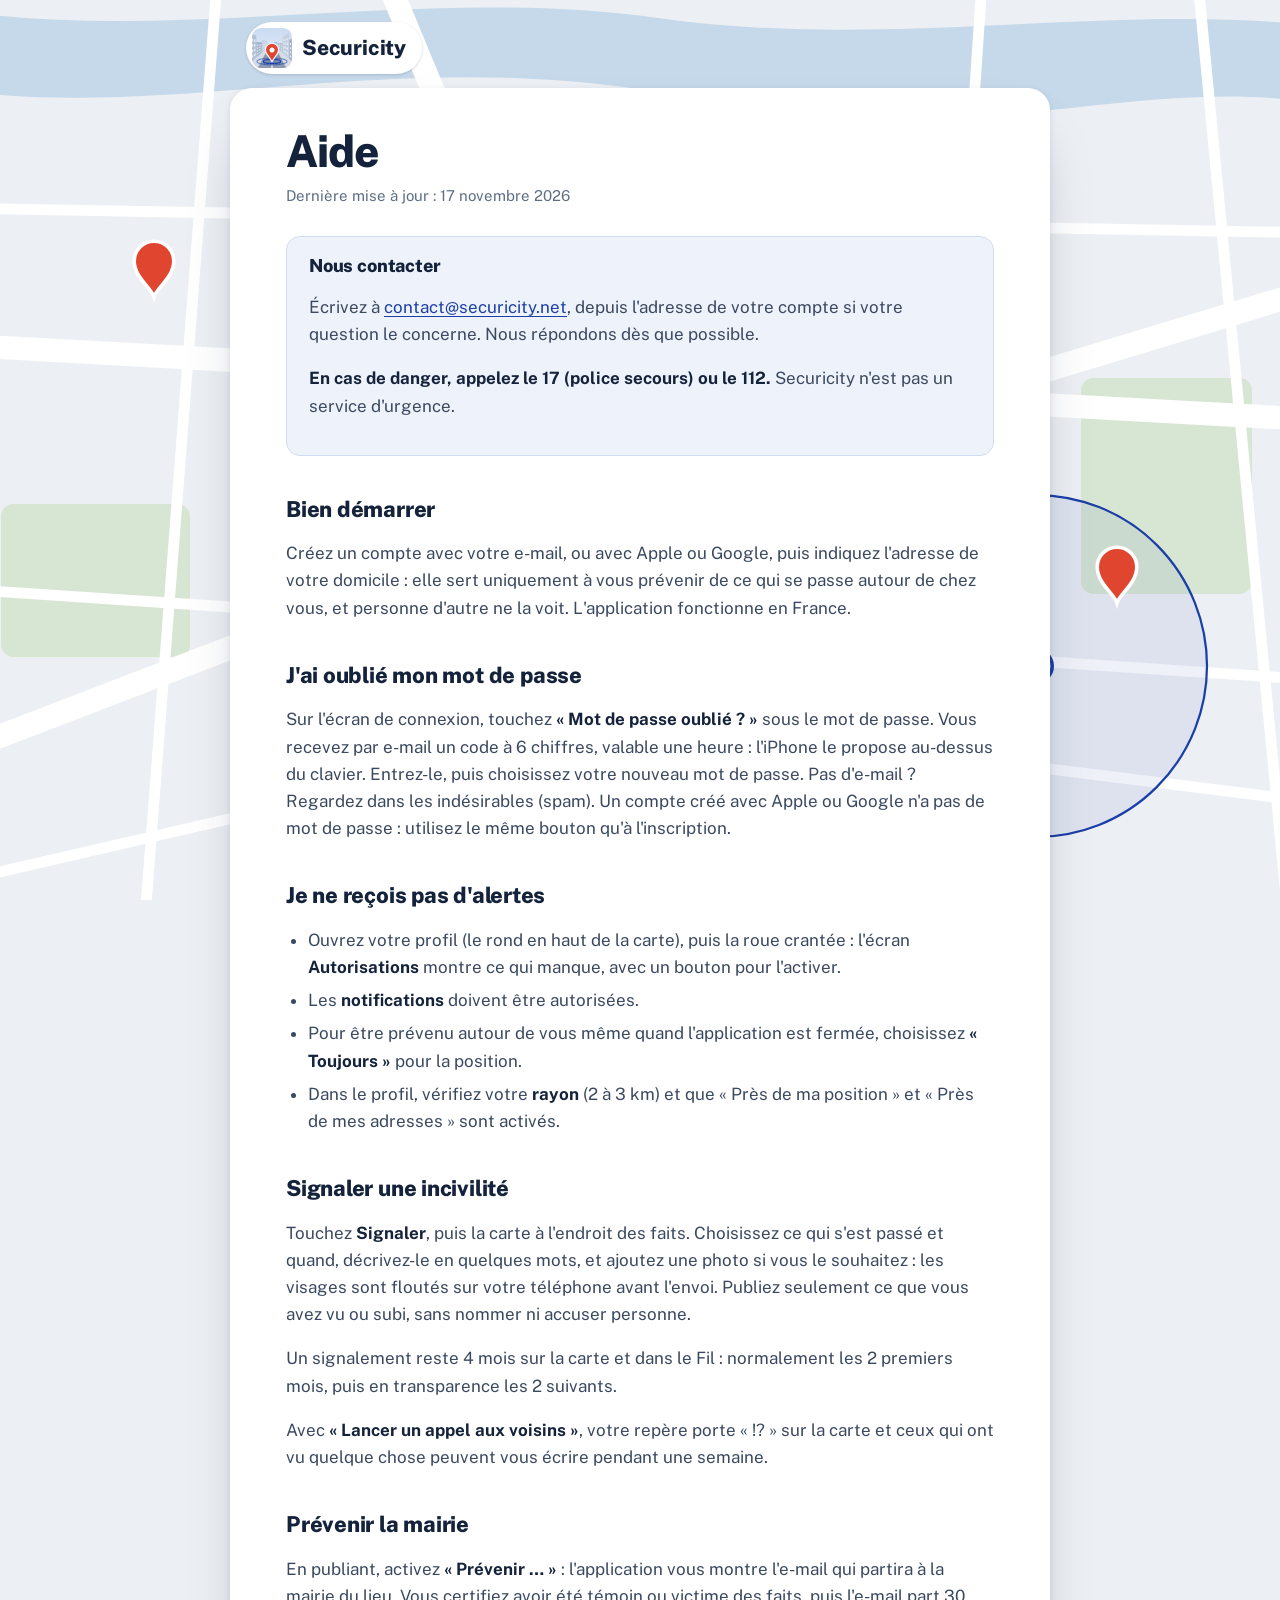
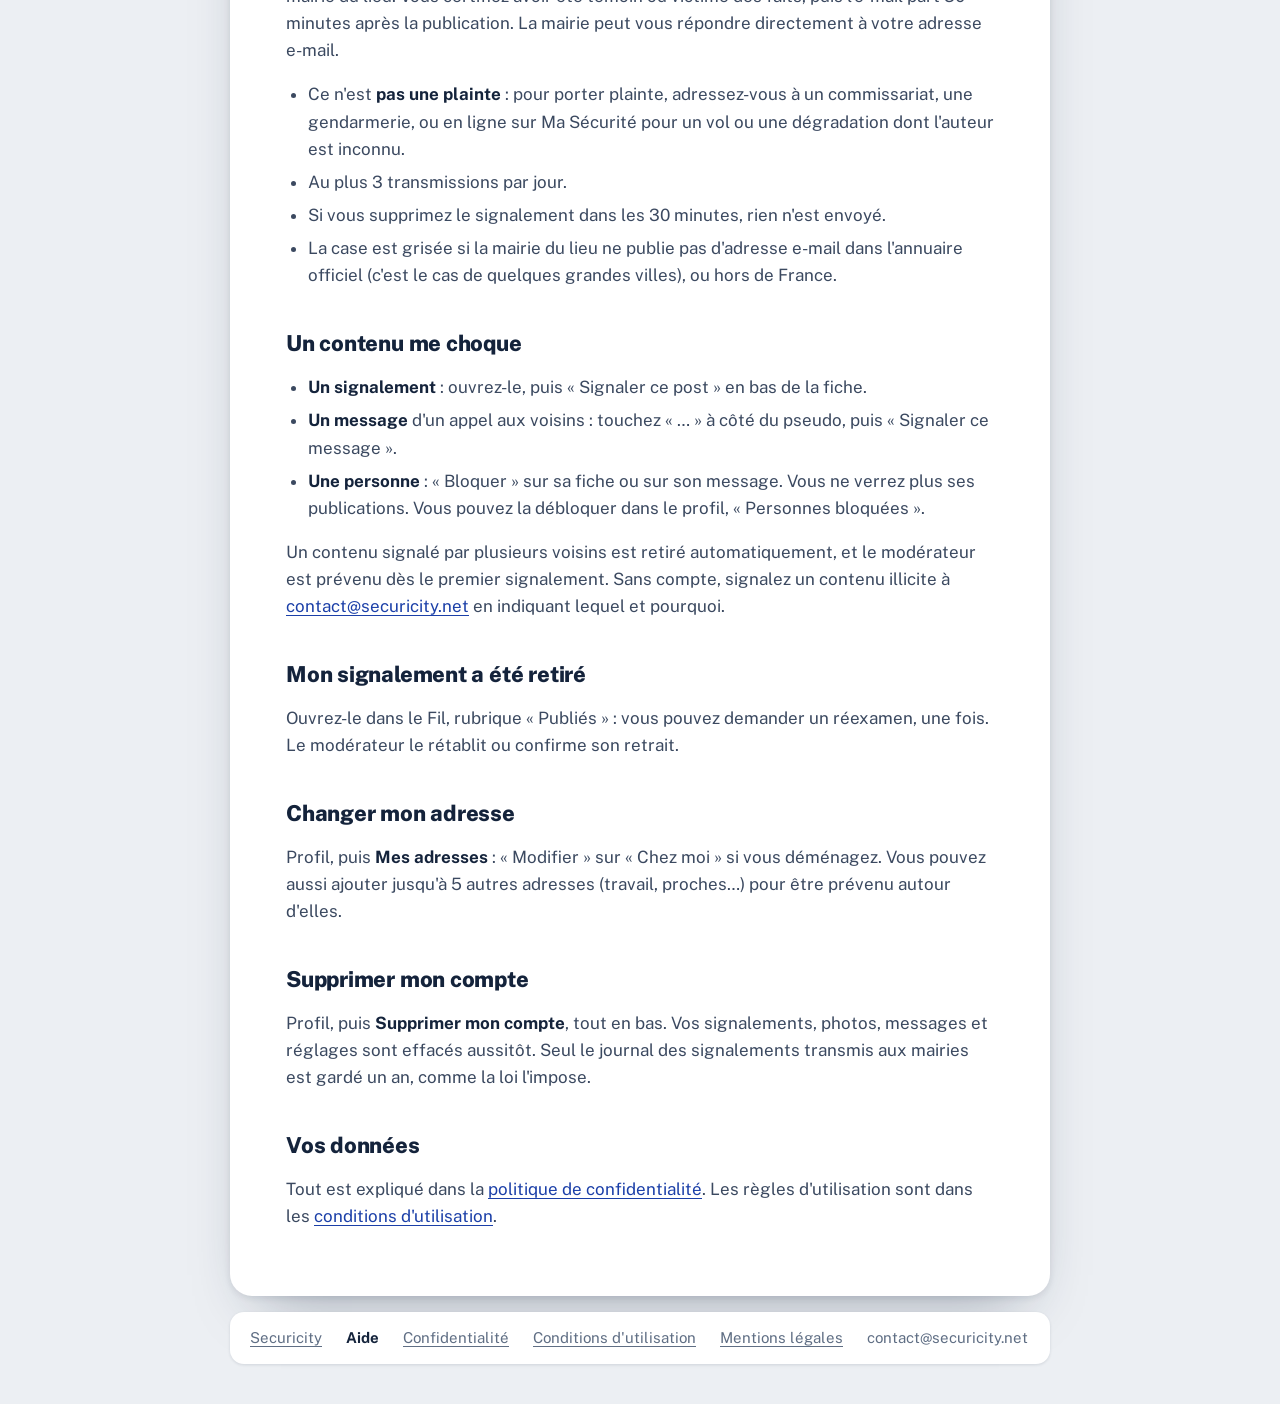
<file: aide/index.html>
<!doctype html>
<html lang="fr">
<head>
<meta charset="utf-8">
<link rel="icon" type="image/png" href="/favicon.png">
<link rel="apple-touch-icon" href="/apple-touch-icon.png">
<meta name="viewport" content="width=device-width, initial-scale=1, viewport-fit=cover">
<title>Aide · Securicity</title>
<meta name="description" content="Questions fréquentes sur l'application Securicity, et comment nous contacter.">
<link rel="preload" href="/polices/public-sans.woff2" as="font" type="font/woff2" crossorigin>
<link rel="stylesheet" href="/polices/public-sans.css">
<link rel="stylesheet" href="/legal.css">
</head>
<body>
<header class="entete"><a class="marque" href="/"><img class="icone-app" src="/images/icone.svg" alt="" width="30" height="30">Securicity</a></header>
<main>
<h1>Aide</h1>
<p class="maj">Dernière mise à jour : 17 novembre 2026</p>

<section class="bref">
  <h2>Nous contacter</h2>
<p>Écrivez à <a href="mailto:contact@securicity.net">contact@securicity.net</a>, depuis l'adresse de votre compte si votre question le concerne. Nous répondons dès que possible.</p>
<p><strong>En cas de danger, appelez le 17 (police secours) ou le 112.</strong> Securicity n'est pas un service d'urgence.</p>
</section>

<h2>Bien démarrer</h2>
<p>Créez un compte avec votre e-mail, ou avec Apple ou Google, puis indiquez l'adresse de votre domicile : elle sert uniquement à vous prévenir de ce qui se passe autour de chez vous, et personne d'autre ne la voit. L'application fonctionne en France.</p>

<h2>J'ai oublié mon mot de passe</h2>
<p>Sur l'écran de connexion, touchez <strong>« Mot de passe oublié ? »</strong> sous le mot de passe. Vous recevez par e-mail un code à 6 chiffres, valable une heure : l'iPhone le propose au-dessus du clavier. Entrez-le, puis choisissez votre nouveau mot de passe. Pas d'e-mail ? Regardez dans les indésirables (spam). Un compte créé avec Apple ou Google n'a pas de mot de passe : utilisez le même bouton qu'à l'inscription.</p>

<h2>Je ne reçois pas d'alertes</h2>
<ul>
  <li>Ouvrez votre profil (le rond en haut de la carte), puis la roue crantée : l'écran <strong>Autorisations</strong> montre ce qui manque, avec un bouton pour l'activer.</li>
  <li>Les <strong>notifications</strong> doivent être autorisées.</li>
  <li>Pour être prévenu autour de vous même quand l'application est fermée, choisissez <strong>« Toujours »</strong> pour la position.</li>
  <li>Dans le profil, vérifiez votre <strong>rayon</strong> (2 à 3 km) et que « Près de ma position » et « Près de mes adresses » sont activés.</li>
</ul>

<h2>Signaler une incivilité</h2>
<p>Touchez <strong>Signaler</strong>, puis la carte à l'endroit des faits. Choisissez ce qui s'est passé et quand, décrivez-le en quelques mots, et ajoutez une photo si vous le souhaitez : les visages sont floutés sur votre téléphone avant l'envoi. Publiez seulement ce que vous avez vu ou subi, sans nommer ni accuser personne.</p>
<p>Un signalement reste 4 mois sur la carte et dans le Fil : normalement les 2 premiers mois, puis en transparence les 2 suivants.</p>
<p>Avec <strong>« Lancer un appel aux voisins »</strong>, votre repère porte « !? » sur la carte et ceux qui ont vu quelque chose peuvent vous écrire pendant une semaine.</p>

<h2>Prévenir la mairie</h2>
<p>En publiant, activez <strong>« Prévenir … »</strong> : l'application vous montre l'e-mail qui partira à la mairie du lieu. Vous certifiez avoir été témoin ou victime des faits, puis l'e-mail part 30 minutes après la publication. La mairie peut vous répondre directement à votre adresse e-mail.</p>
<ul>
  <li>Ce n'est <strong>pas une plainte</strong> : pour porter plainte, adressez-vous à un commissariat, une gendarmerie, ou en ligne sur Ma Sécurité pour un vol ou une dégradation dont l'auteur est inconnu.</li>
  <li>Au plus 3 transmissions par jour.</li>
  <li>Si vous supprimez le signalement dans les 30 minutes, rien n'est envoyé.</li>
  <li>La case est grisée si la mairie du lieu ne publie pas d'adresse e-mail dans l'annuaire officiel (c'est le cas de quelques grandes villes), ou hors de France.</li>
</ul>

<h2>Un contenu me choque</h2>
<ul>
  <li><strong>Un signalement</strong> : ouvrez-le, puis « Signaler ce post » en bas de la fiche.</li>
  <li><strong>Un message</strong> d'un appel aux voisins : touchez « … » à côté du pseudo, puis « Signaler ce message ».</li>
  <li><strong>Une personne</strong> : « Bloquer » sur sa fiche ou sur son message. Vous ne verrez plus ses publications. Vous pouvez la débloquer dans le profil, « Personnes bloquées ».</li>
</ul>
<p>Un contenu signalé par plusieurs voisins est retiré automatiquement, et le modérateur est prévenu dès le premier signalement. Sans compte, signalez un contenu illicite à <a href="mailto:contact@securicity.net">contact@securicity.net</a> en indiquant lequel et pourquoi.</p>

<h2>Mon signalement a été retiré</h2>
<p>Ouvrez-le dans le Fil, rubrique « Publiés » : vous pouvez demander un réexamen, une fois. Le modérateur le rétablit ou confirme son retrait.</p>

<h2>Changer mon adresse</h2>
<p>Profil, puis <strong>Mes adresses</strong> : « Modifier » sur « Chez moi » si vous déménagez. Vous pouvez aussi ajouter jusqu'à 5 autres adresses (travail, proches…) pour être prévenu autour d'elles.</p>

<h2>Supprimer mon compte</h2>
<p>Profil, puis <strong>Supprimer mon compte</strong>, tout en bas. Vos signalements, photos, messages et réglages sont effacés aussitôt. Seul le journal des signalements transmis aux mairies est gardé un an, comme la loi l'impose.</p>

<h2>Vos données</h2>
<p>Tout est expliqué dans la <a href="/confidentialite">politique de confidentialité</a>. Les règles d'utilisation sont dans les <a href="/conditions">conditions d'utilisation</a>.</p>
</main>
<footer class="pied"><a href="/">Securicity</a><a href="/aide" aria-current="page">Aide</a><a href="/confidentialite">Confidentialité</a><a href="/conditions">Conditions d'utilisation</a><a href="/mentions-legales">Mentions légales</a><span>contact@securicity.net</span></footer>
</body>
</html>
</file>
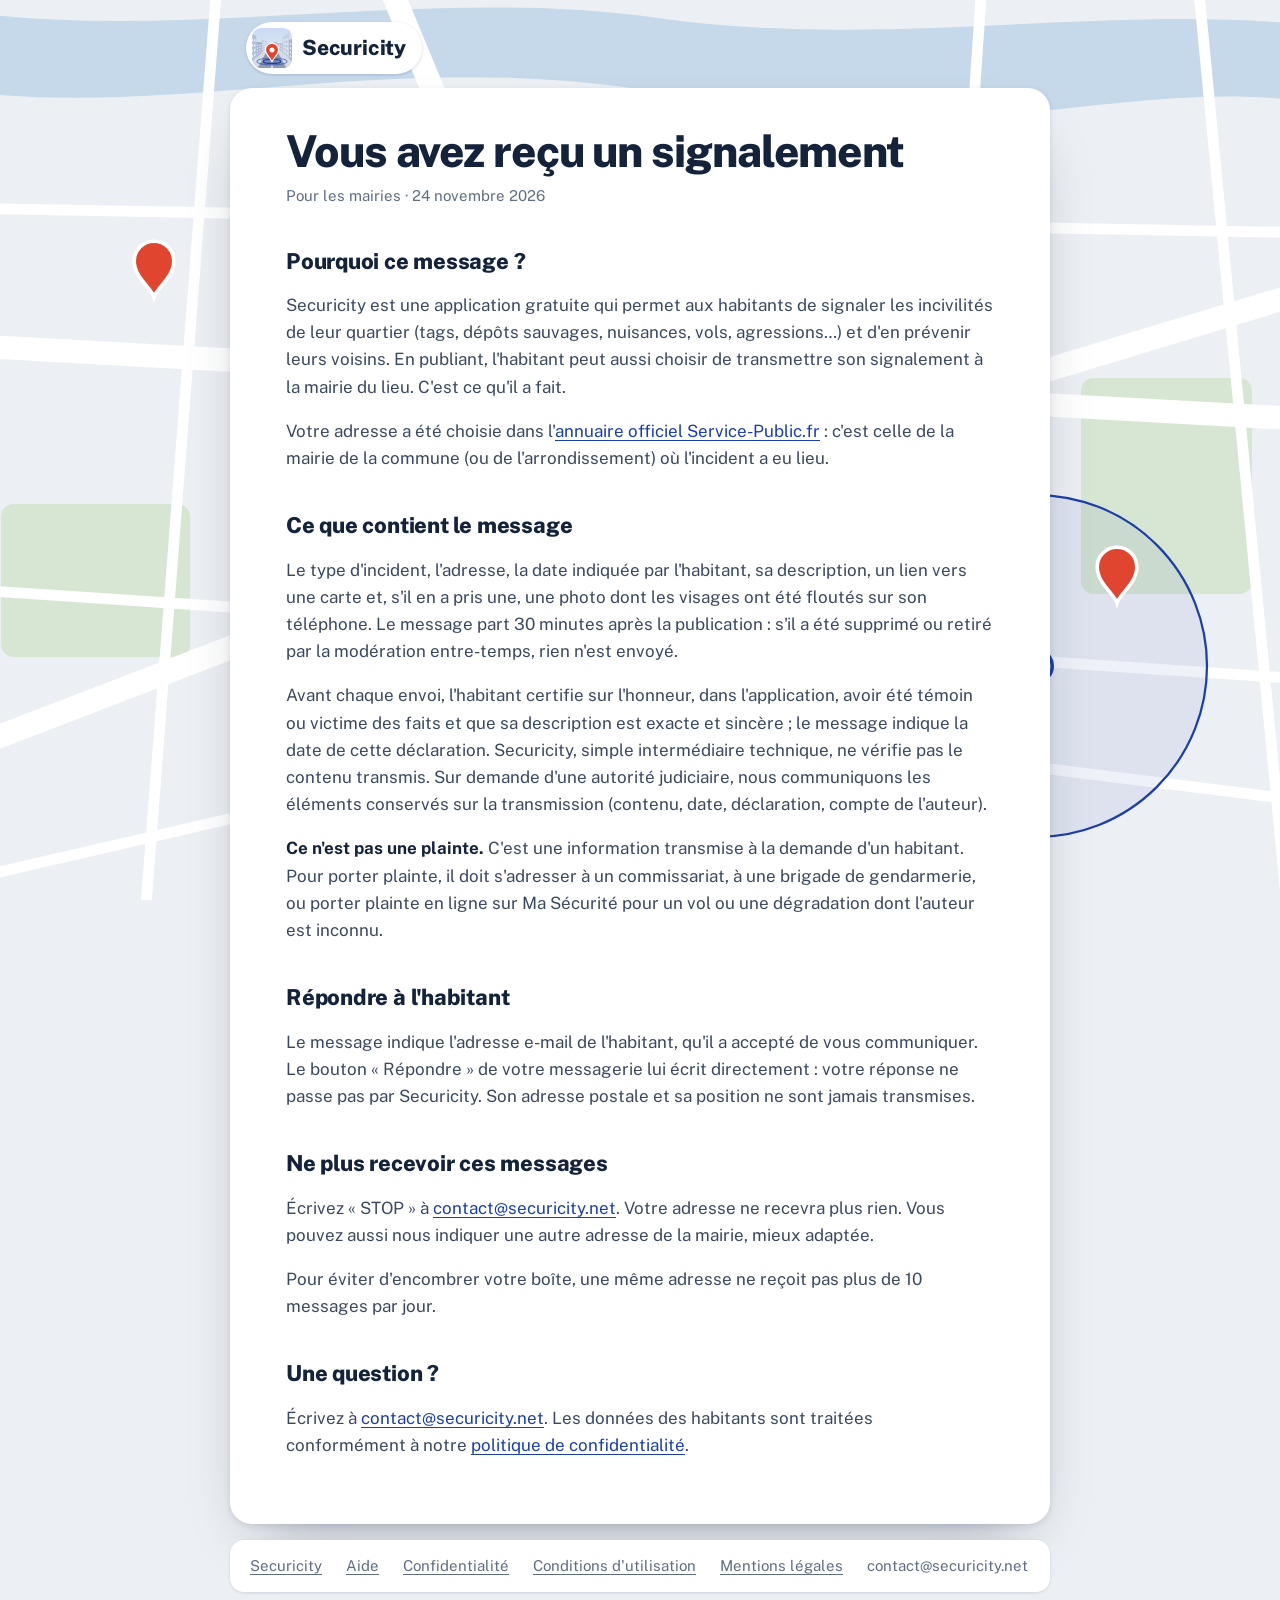
<file: autorites/index.html>
<!doctype html>
<html lang="fr">
<head>
<meta charset="utf-8">
<link rel="icon" type="image/png" href="/favicon.png">
<link rel="apple-touch-icon" href="/apple-touch-icon.png">
<meta name="viewport" content="width=device-width, initial-scale=1, viewport-fit=cover">
<title>Vous avez reçu un signalement · Securicity</title>
<meta name="description" content="Pour les mairies qui reçoivent un signalement transmis par un habitant avec l'application Securicity.">
<link rel="preload" href="/polices/public-sans.woff2" as="font" type="font/woff2" crossorigin>
<link rel="stylesheet" href="/polices/public-sans.css">
<link rel="stylesheet" href="/legal.css">
</head>
<body>
<header class="entete"><a class="marque" href="/"><img class="icone-app" src="/images/icone.svg" alt="" width="30" height="30">Securicity</a></header>
<main>
<h1>Vous avez reçu un signalement</h1>
<p class="maj">Pour les mairies · 24 novembre 2026</p>

<h2>Pourquoi ce message ?</h2>
<p>Securicity est une application gratuite qui permet aux habitants de signaler les incivilités de leur quartier (tags, dépôts sauvages, nuisances, vols, agressions…) et d'en prévenir leurs voisins. En publiant, l'habitant peut aussi choisir de transmettre son signalement à la mairie du lieu. C'est ce qu'il a fait.</p>
<p>Votre adresse a été choisie dans l'<a href="https://lannuaire.service-public.gouv.fr">annuaire officiel Service-Public.fr</a> : c'est celle de la mairie de la commune (ou de l'arrondissement) où l'incident a eu lieu.</p>

<h2>Ce que contient le message</h2>
<p>Le type d'incident, l'adresse, la date indiquée par l'habitant, sa description, un lien vers une carte et, s'il en a pris une, une photo dont les visages ont été floutés sur son téléphone. Le message part 30 minutes après la publication : s'il a été supprimé ou retiré par la modération entre-temps, rien n'est envoyé.</p>
<p>Avant chaque envoi, l'habitant certifie sur l'honneur, dans l'application, avoir été témoin ou victime des faits et que sa description est exacte et sincère ; le message indique la date de cette déclaration. Securicity, simple intermédiaire technique, ne vérifie pas le contenu transmis. Sur demande d'une autorité judiciaire, nous communiquons les éléments conservés sur la transmission (contenu, date, déclaration, compte de l'auteur).</p>
<p><strong>Ce n'est pas une plainte.</strong> C'est une information transmise à la demande d'un habitant. Pour porter plainte, il doit s'adresser à un commissariat, à une brigade de gendarmerie, ou porter plainte en ligne sur Ma Sécurité pour un vol ou une dégradation dont l'auteur est inconnu.</p>

<h2>Répondre à l'habitant</h2>
<p>Le message indique l'adresse e-mail de l'habitant, qu'il a accepté de vous communiquer. Le bouton « Répondre » de votre messagerie lui écrit directement : votre réponse ne passe pas par Securicity. Son adresse postale et sa position ne sont jamais transmises.</p>

<h2>Ne plus recevoir ces messages</h2>
<p>Écrivez « STOP » à <a href="mailto:contact@securicity.net?subject=STOP">contact@securicity.net</a>. Votre adresse ne recevra plus rien. Vous pouvez aussi nous indiquer une autre adresse de la mairie, mieux adaptée.</p>
<p>Pour éviter d'encombrer votre boîte, une même adresse ne reçoit pas plus de 10 messages par jour.</p>

<h2>Une question ?</h2>
<p>Écrivez à <a href="mailto:contact@securicity.net">contact@securicity.net</a>. Les données des habitants sont traitées conformément à notre <a href="/confidentialite">politique de confidentialité</a>.</p>
</main>
<footer class="pied"><a href="/">Securicity</a><a href="/aide">Aide</a><a href="/confidentialite">Confidentialité</a><a href="/conditions">Conditions d'utilisation</a><a href="/mentions-legales">Mentions légales</a><span>contact@securicity.net</span></footer>
</body>
</html>
</file>
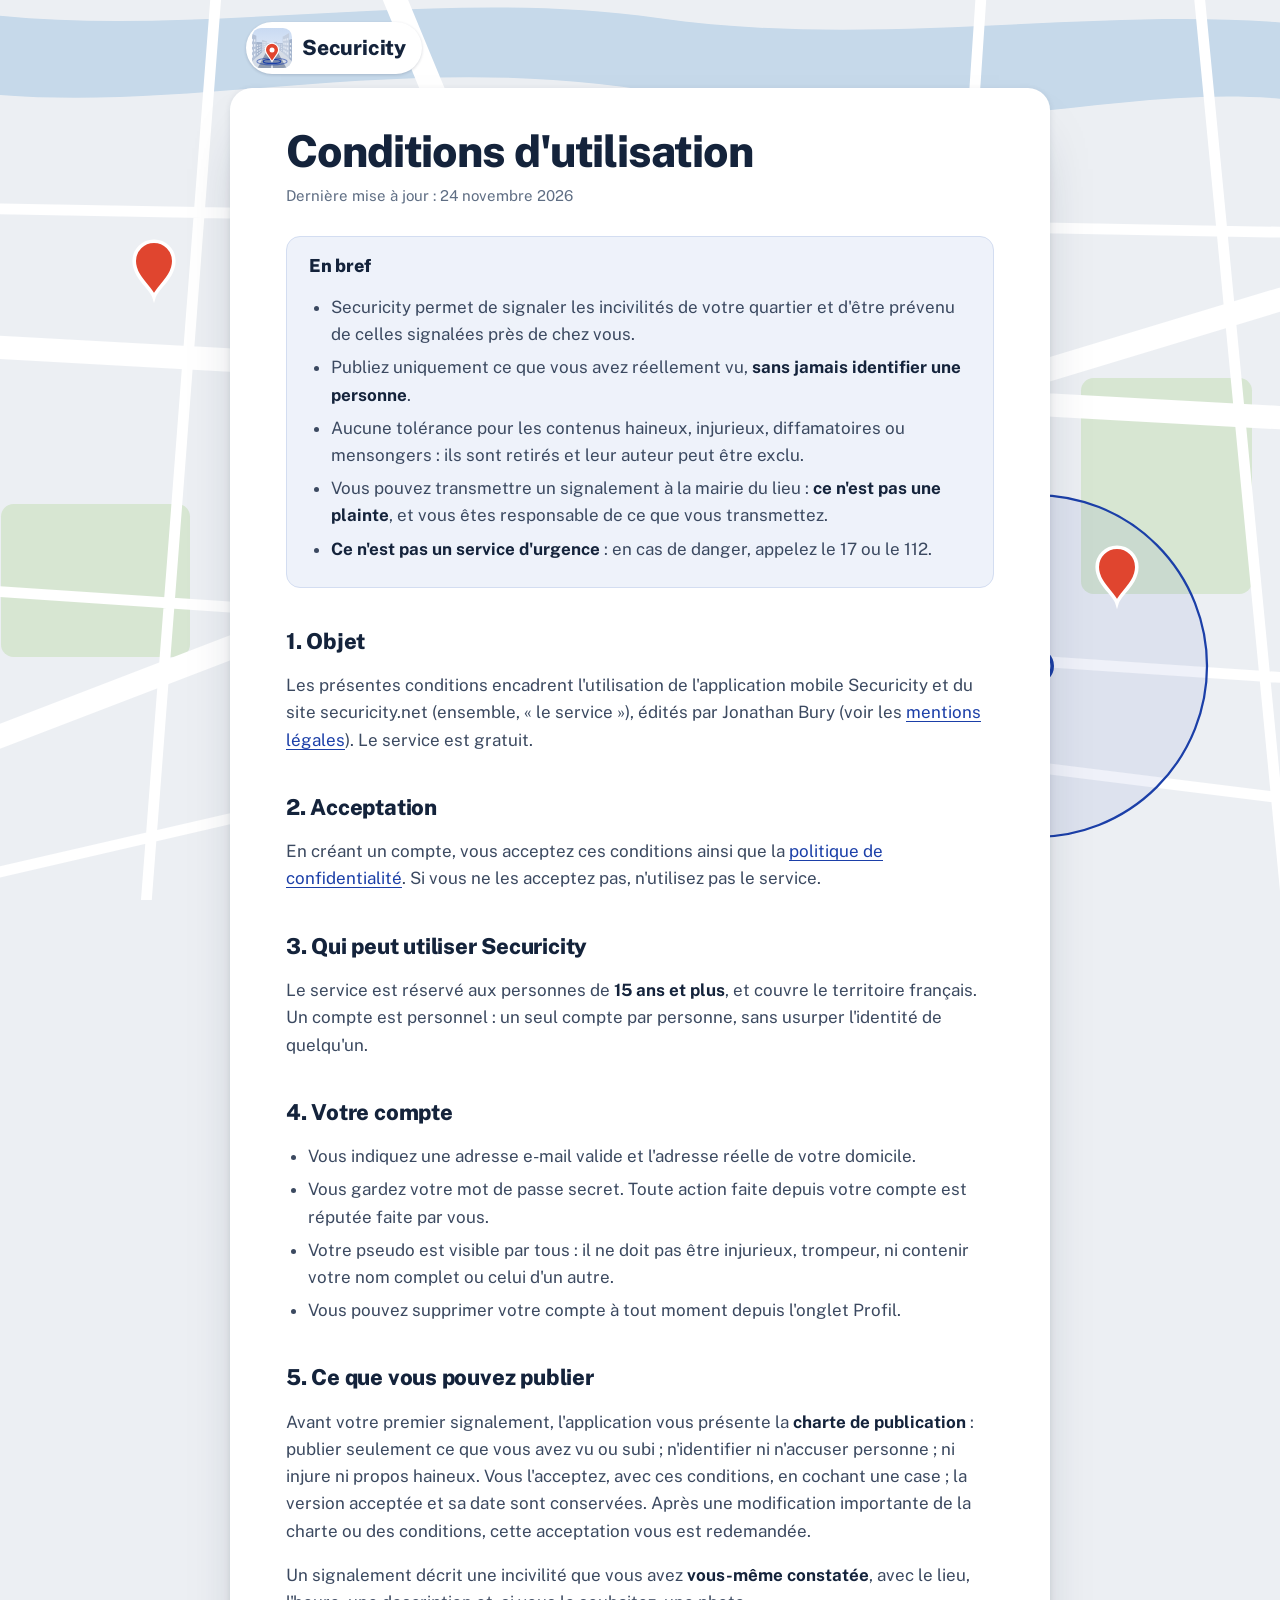
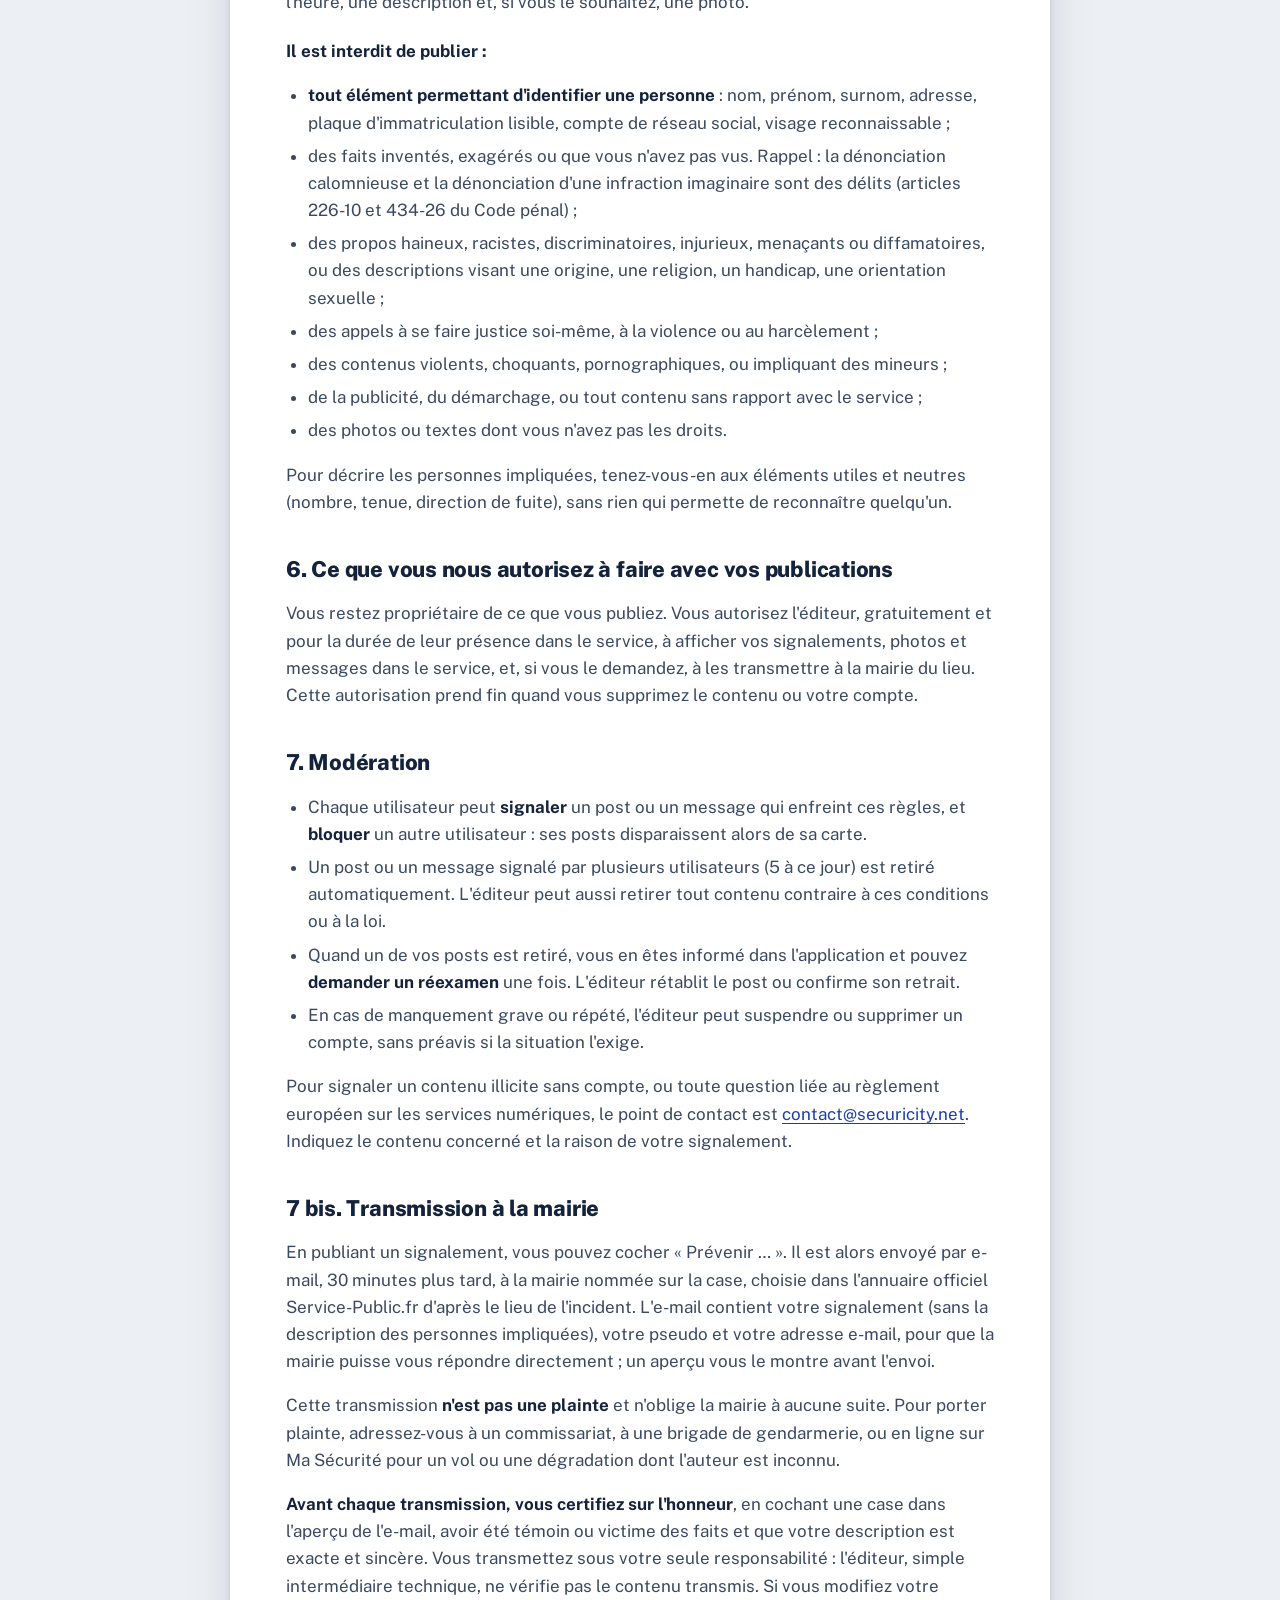
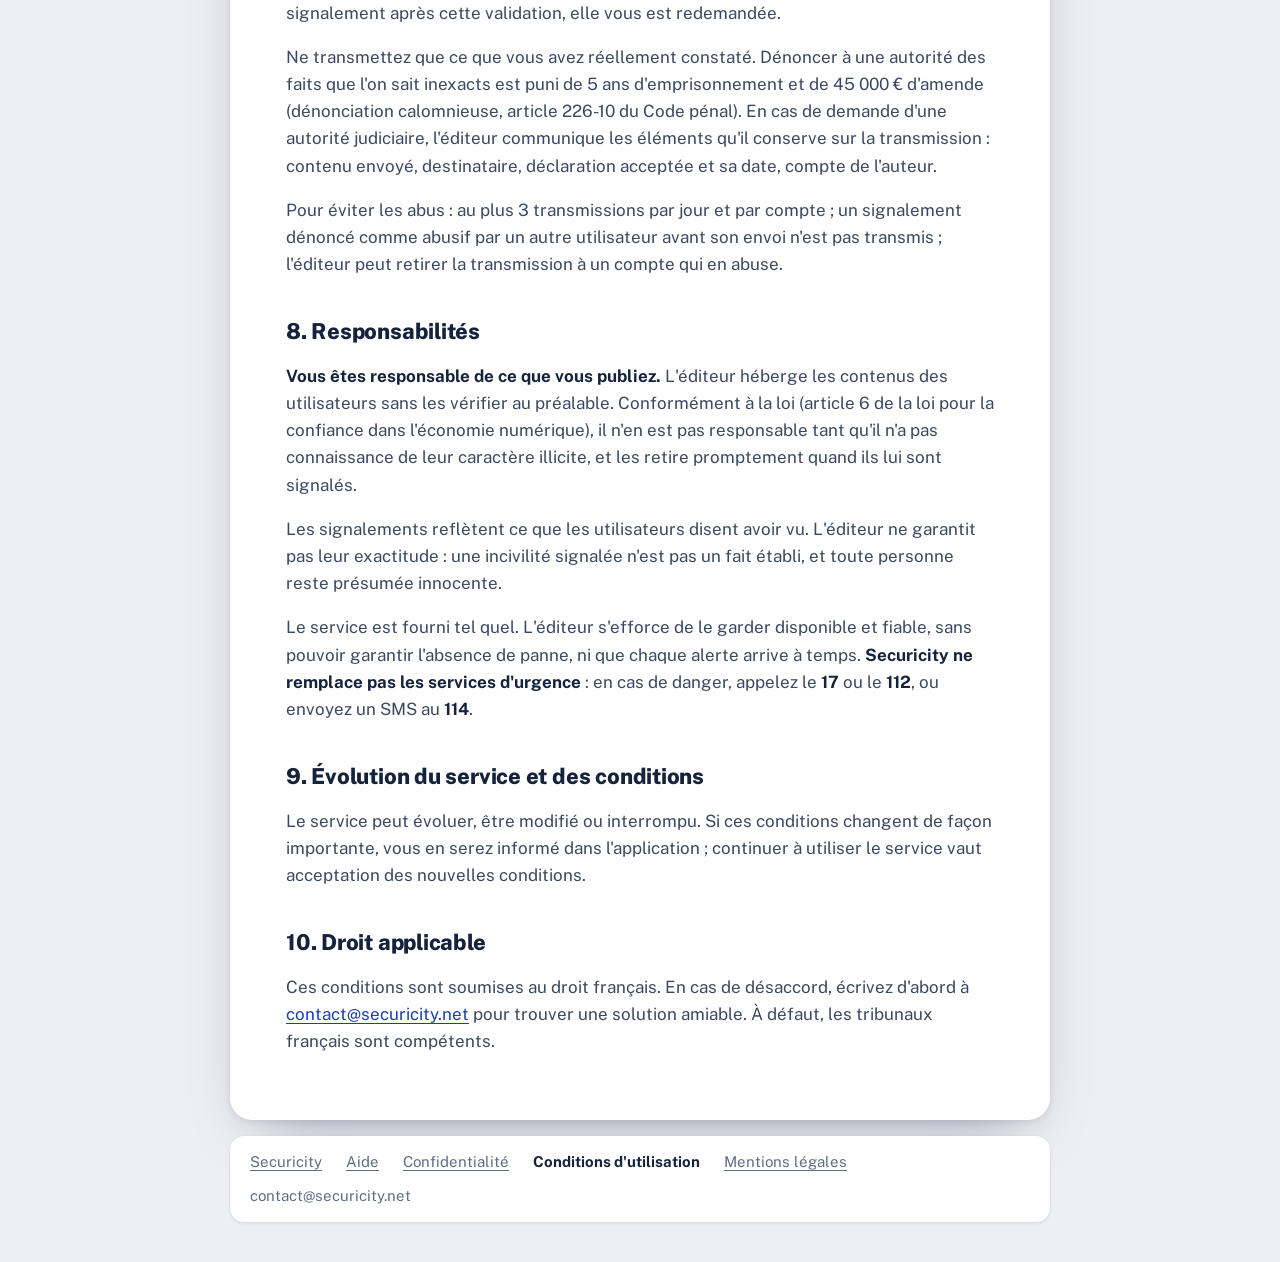
<file: conditions/index.html>
<!doctype html>
<html lang="fr">
<head>
<meta charset="utf-8">
<link rel="icon" type="image/png" href="/favicon.png">
<link rel="apple-touch-icon" href="/apple-touch-icon.png">
<meta name="viewport" content="width=device-width, initial-scale=1, viewport-fit=cover">
<title>Conditions d'utilisation · Securicity</title>
<meta name="description" content="Les règles d'utilisation de Securicity : compte, publication des signalements, modération, responsabilités.">
<link rel="preload" href="/polices/public-sans.woff2" as="font" type="font/woff2" crossorigin>
<link rel="stylesheet" href="/polices/public-sans.css">
<link rel="stylesheet" href="/legal.css">
</head>
<body>
<header class="entete"><a class="marque" href="/"><img class="icone-app" src="/images/icone.svg" alt="" width="30" height="30">Securicity</a></header>
<main>
<h1>Conditions d'utilisation</h1>
<p class="maj">Dernière mise à jour : 24 novembre 2026</p>

<section class="bref">
  <h2>En bref</h2>
  <ul>
    <li>Securicity permet de signaler les incivilités de votre quartier et d'être prévenu de celles signalées près de chez vous.</li>
    <li>Publiez uniquement ce que vous avez réellement vu, <strong>sans jamais identifier une personne</strong>.</li>
    <li>Aucune tolérance pour les contenus haineux, injurieux, diffamatoires ou mensongers : ils sont retirés et leur auteur peut être exclu.</li>
    <li>Vous pouvez transmettre un signalement à la mairie du lieu : <strong>ce n'est pas une plainte</strong>, et vous êtes responsable de ce que vous transmettez.</li>
    <li><strong>Ce n'est pas un service d'urgence</strong> : en cas de danger, appelez le 17 ou le 112.</li>
  </ul>
</section>

<h2>1. Objet</h2>
<p>Les présentes conditions encadrent l'utilisation de l'application mobile Securicity et du site securicity.net (ensemble, « le service »), édités par Jonathan Bury (voir les <a href="/mentions-legales">mentions légales</a>). Le service est gratuit.</p>

<h2>2. Acceptation</h2>
<p>En créant un compte, vous acceptez ces conditions ainsi que la <a href="/confidentialite">politique de confidentialité</a>. Si vous ne les acceptez pas, n'utilisez pas le service.</p>

<h2>3. Qui peut utiliser Securicity</h2>
<p>Le service est réservé aux personnes de <strong>15 ans et plus</strong>, et couvre le territoire français. Un compte est personnel : un seul compte par personne, sans usurper l'identité de quelqu'un.</p>

<h2>4. Votre compte</h2>
<ul>
  <li>Vous indiquez une adresse e-mail valide et l'adresse réelle de votre domicile.</li>
  <li>Vous gardez votre mot de passe secret. Toute action faite depuis votre compte est réputée faite par vous.</li>
  <li>Votre pseudo est visible par tous : il ne doit pas être injurieux, trompeur, ni contenir votre nom complet ou celui d'un autre.</li>
  <li>Vous pouvez supprimer votre compte à tout moment depuis l'onglet Profil.</li>
</ul>

<h2>5. Ce que vous pouvez publier</h2>
<p>Avant votre premier signalement, l'application vous présente la <strong>charte de publication</strong> : publier seulement ce que vous avez vu ou subi ; n'identifier ni n'accuser personne ; ni injure ni propos haineux. Vous l'acceptez, avec ces conditions, en cochant une case ; la version acceptée et sa date sont conservées. Après une modification importante de la charte ou des conditions, cette acceptation vous est redemandée.</p>
<p>Un signalement décrit une incivilité que vous avez <strong>vous-même constatée</strong>, avec le lieu, l'heure, une description et, si vous le souhaitez, une photo.</p>
<h3>Il est interdit de publier :</h3>
<ul>
  <li><strong>tout élément permettant d'identifier une personne</strong> : nom, prénom, surnom, adresse, plaque d'immatriculation lisible, compte de réseau social, visage reconnaissable ;</li>
  <li>des faits inventés, exagérés ou que vous n'avez pas vus. Rappel : la dénonciation calomnieuse et la dénonciation d'une infraction imaginaire sont des délits (articles 226-10 et 434-26 du Code pénal) ;</li>
  <li>des propos haineux, racistes, discriminatoires, injurieux, menaçants ou diffamatoires, ou des descriptions visant une origine, une religion, un handicap, une orientation sexuelle ;</li>
  <li>des appels à se faire justice soi-même, à la violence ou au harcèlement ;</li>
  <li>des contenus violents, choquants, pornographiques, ou impliquant des mineurs ;</li>
  <li>de la publicité, du démarchage, ou tout contenu sans rapport avec le service ;</li>
  <li>des photos ou textes dont vous n'avez pas les droits.</li>
</ul>
<p>Pour décrire les personnes impliquées, tenez-vous-en aux éléments utiles et neutres (nombre, tenue, direction de fuite), sans rien qui permette de reconnaître quelqu'un.</p>

<h2>6. Ce que vous nous autorisez à faire avec vos publications</h2>
<p>Vous restez propriétaire de ce que vous publiez. Vous autorisez l'éditeur, gratuitement et pour la durée de leur présence dans le service, à afficher vos signalements, photos et messages dans le service, et, si vous le demandez, à les transmettre à la mairie du lieu. Cette autorisation prend fin quand vous supprimez le contenu ou votre compte.</p>

<h2>7. Modération</h2>
<ul>
  <li>Chaque utilisateur peut <strong>signaler</strong> un post ou un message qui enfreint ces règles, et <strong>bloquer</strong> un autre utilisateur : ses posts disparaissent alors de sa carte.</li>
  <li>Un post ou un message signalé par plusieurs utilisateurs (5 à ce jour) est retiré automatiquement. L'éditeur peut aussi retirer tout contenu contraire à ces conditions ou à la loi.</li>
  <li>Quand un de vos posts est retiré, vous en êtes informé dans l'application et pouvez <strong>demander un réexamen</strong> une fois. L'éditeur rétablit le post ou confirme son retrait.</li>
  <li>En cas de manquement grave ou répété, l'éditeur peut suspendre ou supprimer un compte, sans préavis si la situation l'exige.</li>
</ul>
<p>Pour signaler un contenu illicite sans compte, ou toute question liée au règlement européen sur les services numériques, le point de contact est <a href="mailto:contact@securicity.net">contact@securicity.net</a>. Indiquez le contenu concerné et la raison de votre signalement.</p>

<h2>7 bis. Transmission à la mairie</h2>
<p>En publiant un signalement, vous pouvez cocher « Prévenir … ». Il est alors envoyé par e-mail, 30 minutes plus tard, à la mairie nommée sur la case, choisie dans l'annuaire officiel Service-Public.fr d'après le lieu de l'incident. L'e-mail contient votre signalement (sans la description des personnes impliquées), votre pseudo et votre adresse e-mail, pour que la mairie puisse vous répondre directement ; un aperçu vous le montre avant l'envoi.</p>
<p>Cette transmission <strong>n'est pas une plainte</strong> et n'oblige la mairie à aucune suite. Pour porter plainte, adressez-vous à un commissariat, à une brigade de gendarmerie, ou en ligne sur Ma Sécurité pour un vol ou une dégradation dont l'auteur est inconnu.</p>
<p><strong>Avant chaque transmission, vous certifiez sur l'honneur</strong>, en cochant une case dans l'aperçu de l'e-mail, avoir été témoin ou victime des faits et que votre description est exacte et sincère. Vous transmettez sous votre seule responsabilité : l'éditeur, simple intermédiaire technique, ne vérifie pas le contenu transmis. Si vous modifiez votre signalement après cette validation, elle vous est redemandée.</p>
<p>Ne transmettez que ce que vous avez réellement constaté. Dénoncer à une autorité des faits que l'on sait inexacts est puni de 5 ans d'emprisonnement et de 45 000 € d'amende (dénonciation calomnieuse, article 226-10 du Code pénal). En cas de demande d'une autorité judiciaire, l'éditeur communique les éléments qu'il conserve sur la transmission : contenu envoyé, destinataire, déclaration acceptée et sa date, compte de l'auteur.</p>
<p>Pour éviter les abus : au plus 3 transmissions par jour et par compte ; un signalement dénoncé comme abusif par un autre utilisateur avant son envoi n'est pas transmis ; l'éditeur peut retirer la transmission à un compte qui en abuse.</p>

<h2>8. Responsabilités</h2>
<p><strong>Vous êtes responsable de ce que vous publiez.</strong> L'éditeur héberge les contenus des utilisateurs sans les vérifier au préalable. Conformément à la loi (article 6 de la loi pour la confiance dans l'économie numérique), il n'en est pas responsable tant qu'il n'a pas connaissance de leur caractère illicite, et les retire promptement quand ils lui sont signalés.</p>
<p>Les signalements reflètent ce que les utilisateurs disent avoir vu. L'éditeur ne garantit pas leur exactitude : une incivilité signalée n'est pas un fait établi, et toute personne reste présumée innocente.</p>
<p>Le service est fourni tel quel. L'éditeur s'efforce de le garder disponible et fiable, sans pouvoir garantir l'absence de panne, ni que chaque alerte arrive à temps. <strong>Securicity ne remplace pas les services d'urgence</strong> : en cas de danger, appelez le <strong>17</strong> ou le <strong>112</strong>, ou envoyez un SMS au <strong>114</strong>.</p>

<h2>9. Évolution du service et des conditions</h2>
<p>Le service peut évoluer, être modifié ou interrompu. Si ces conditions changent de façon importante, vous en serez informé dans l'application ; continuer à utiliser le service vaut acceptation des nouvelles conditions.</p>

<h2>10. Droit applicable</h2>
<p>Ces conditions sont soumises au droit français. En cas de désaccord, écrivez d'abord à <a href="mailto:contact@securicity.net">contact@securicity.net</a> pour trouver une solution amiable. À défaut, les tribunaux français sont compétents.</p>
</main>
<footer class="pied"><a href="/">Securicity</a><a href="/aide">Aide</a><a href="/confidentialite">Confidentialité</a><a href="/conditions" aria-current="page">Conditions d'utilisation</a><a href="/mentions-legales">Mentions légales</a><span>contact@securicity.net</span></footer>
</body>
</html>
</file>
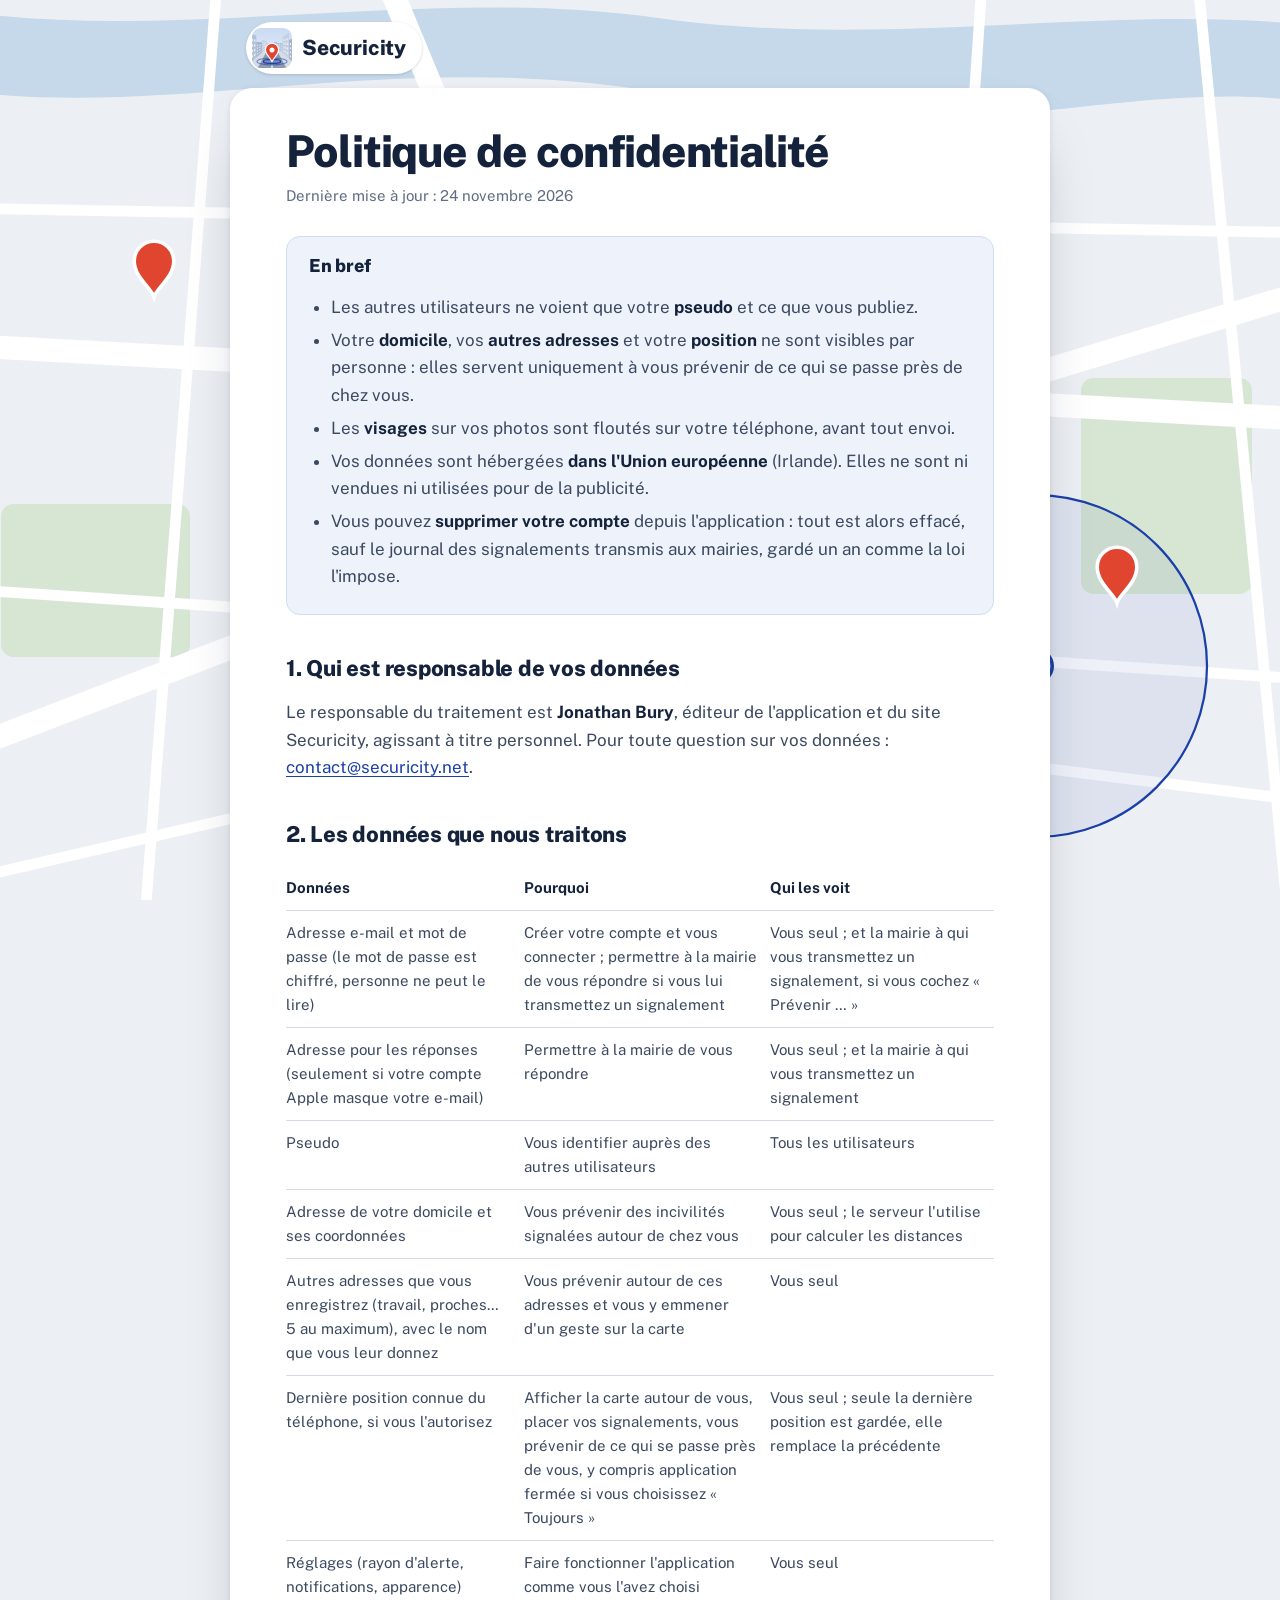
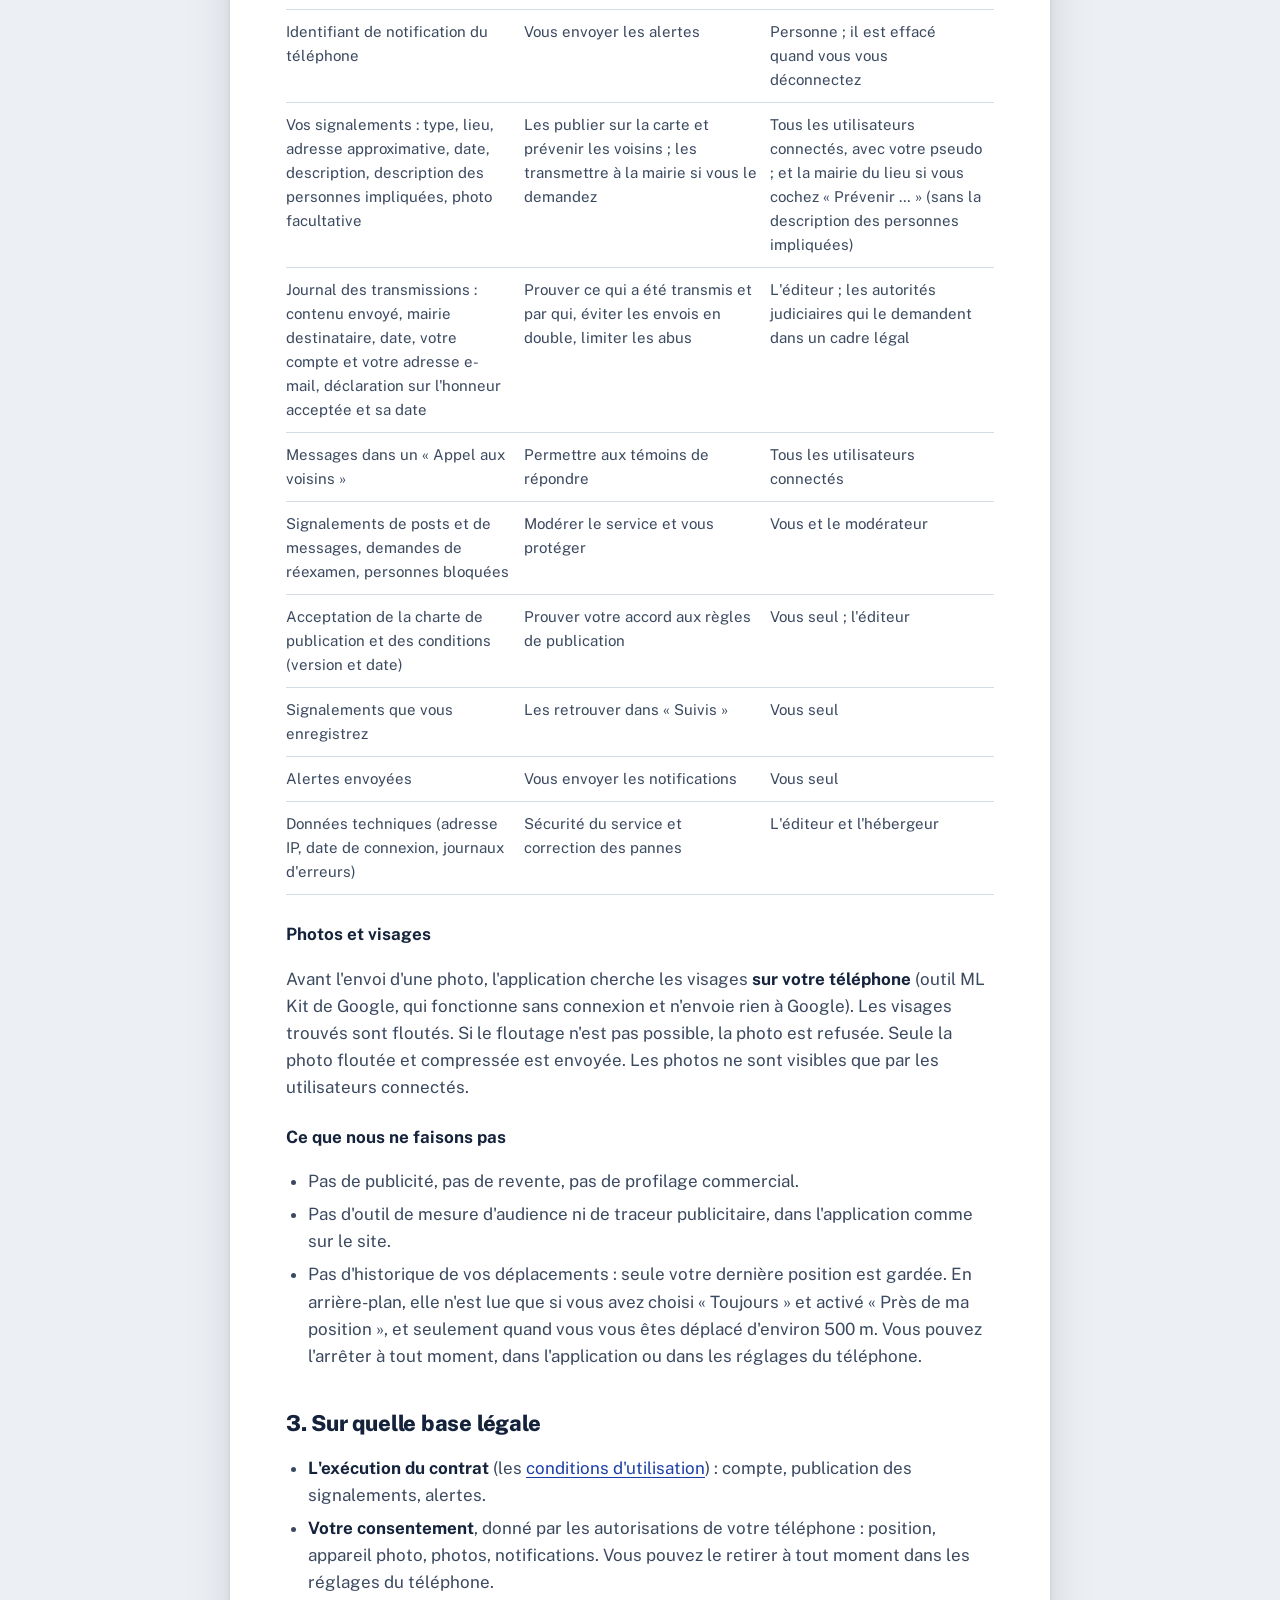
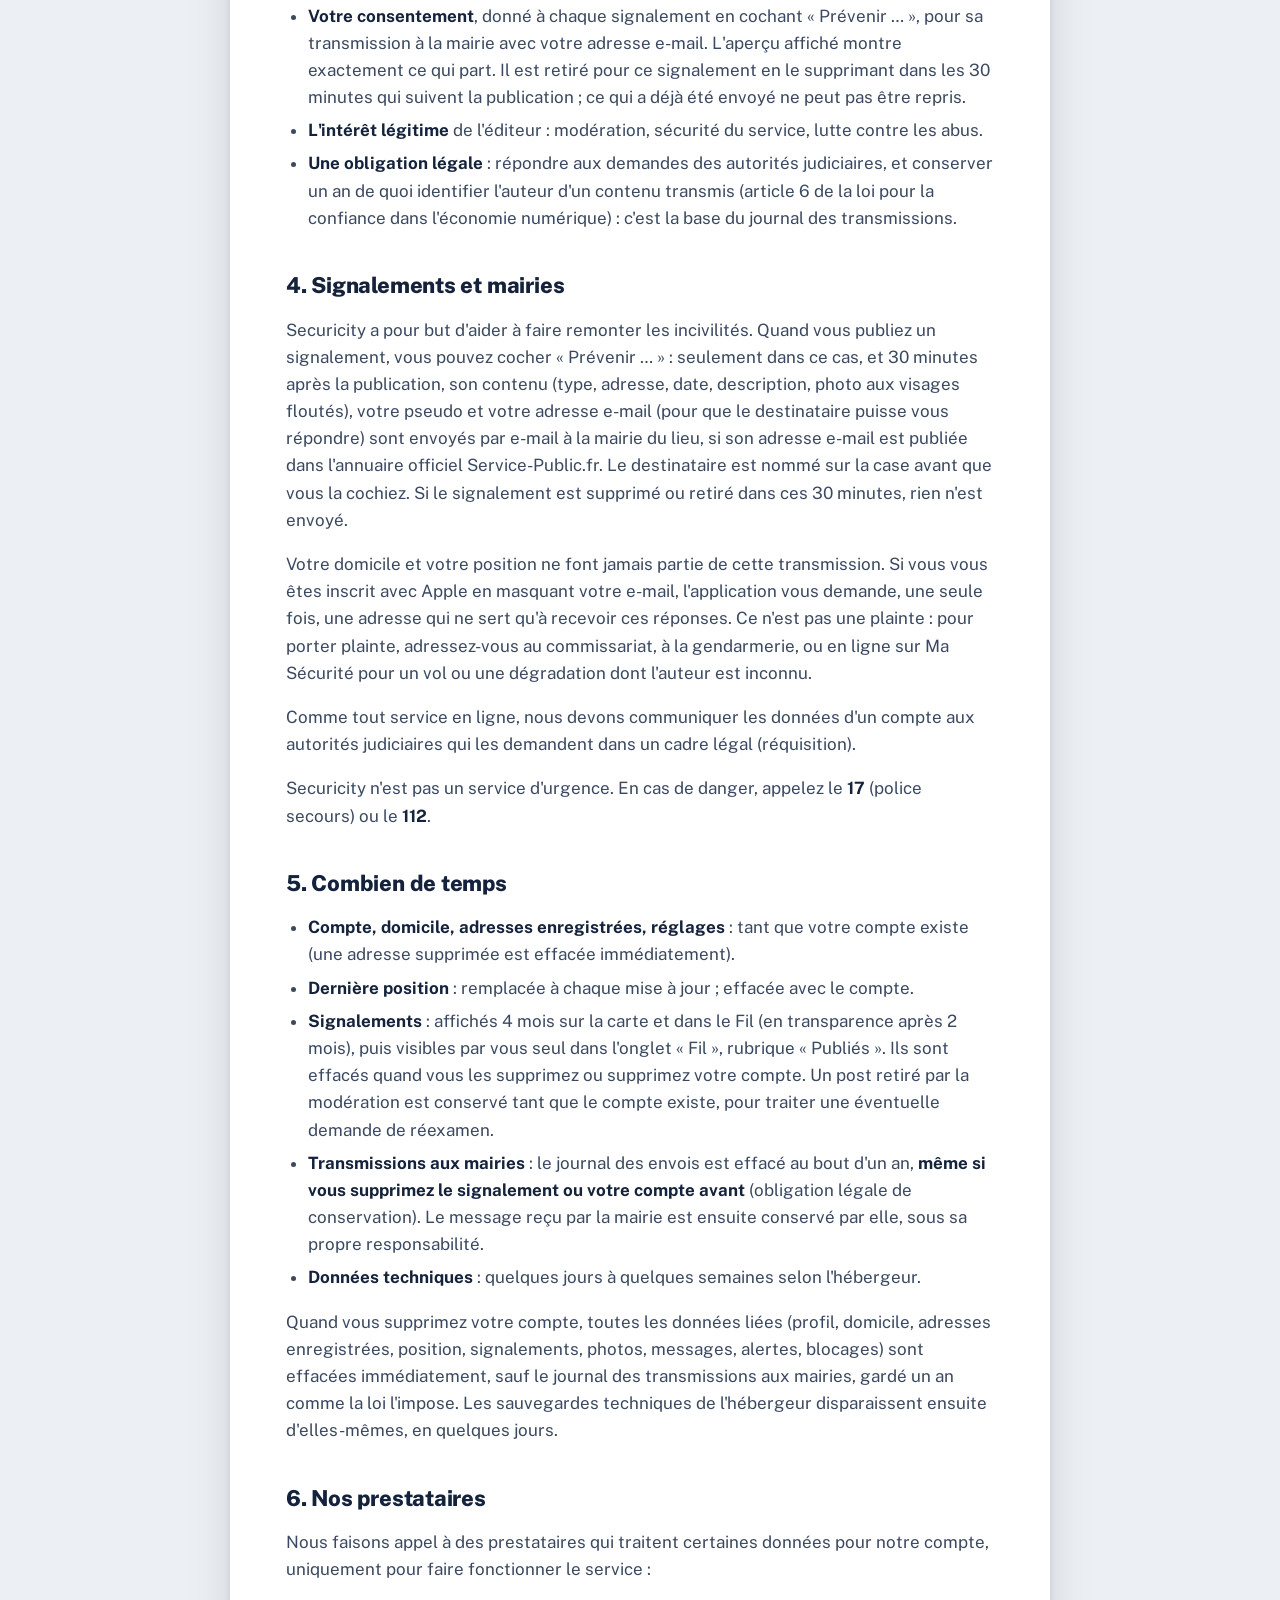
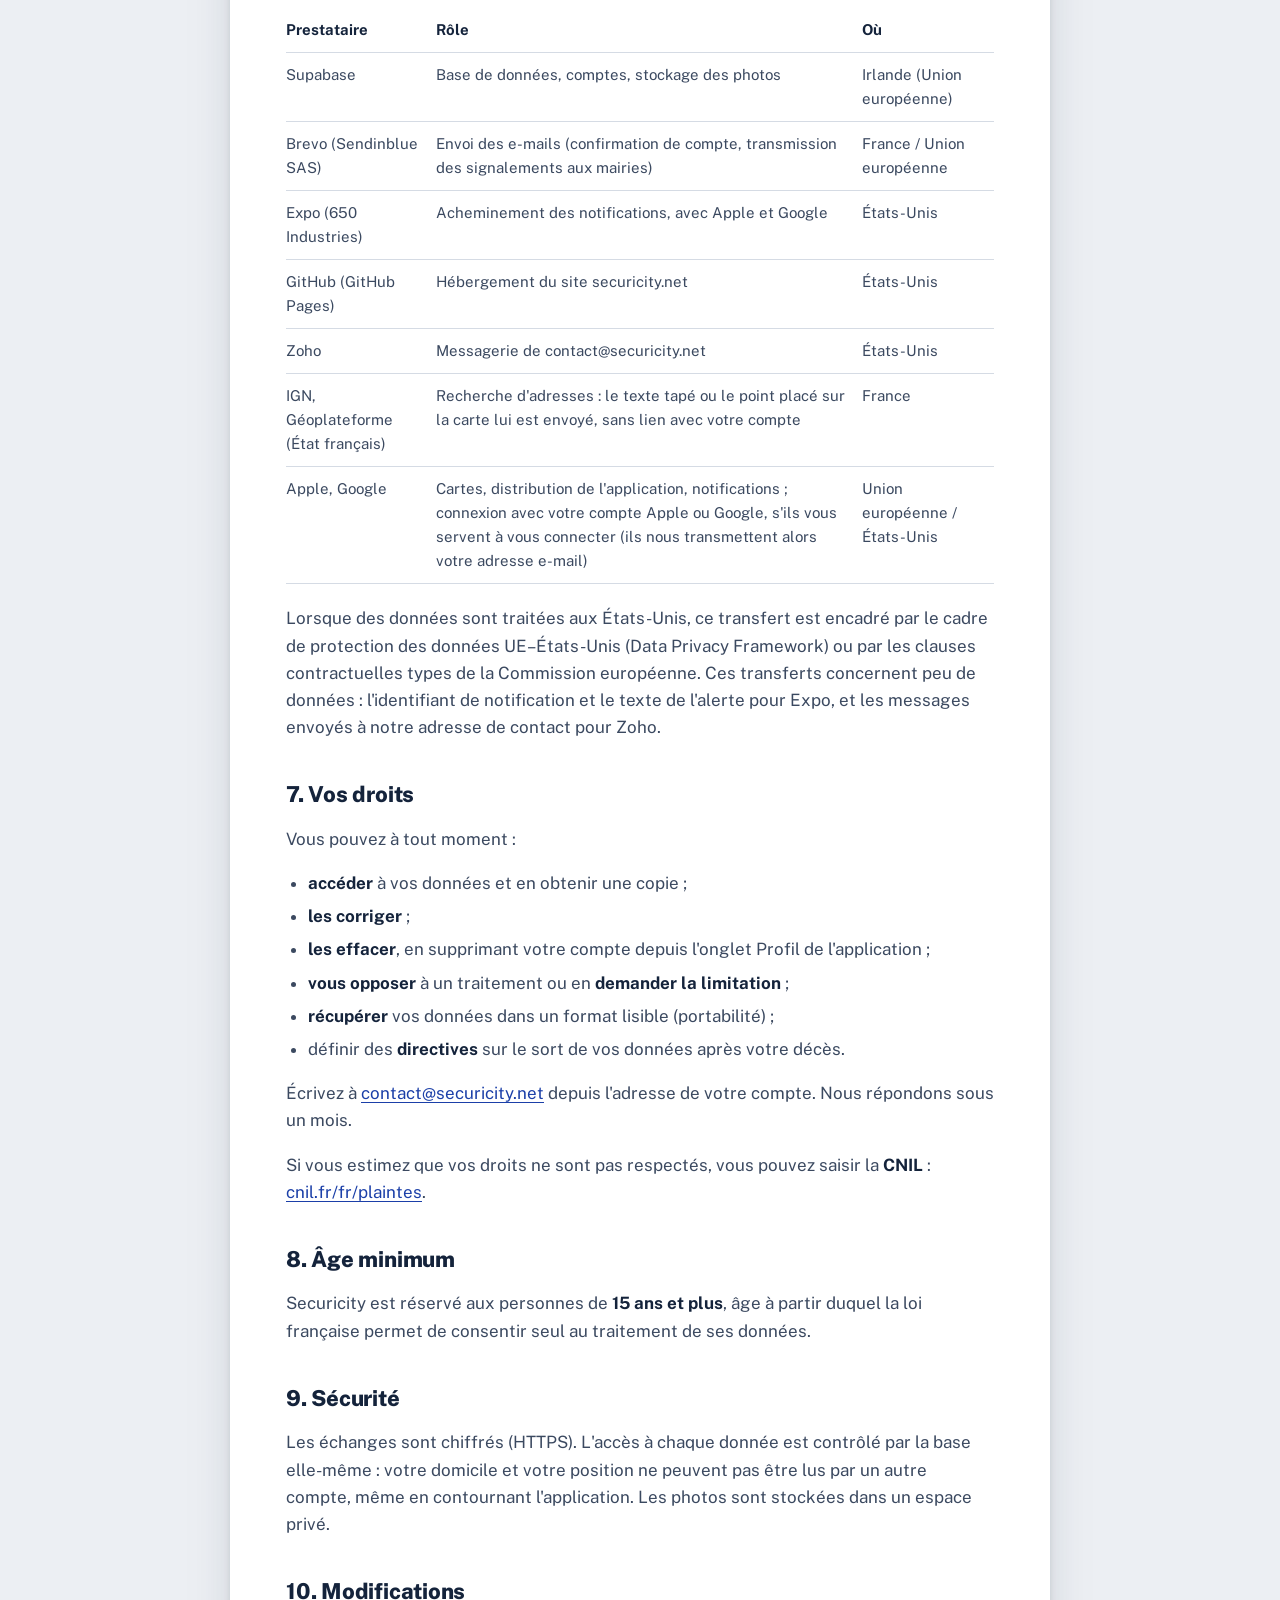
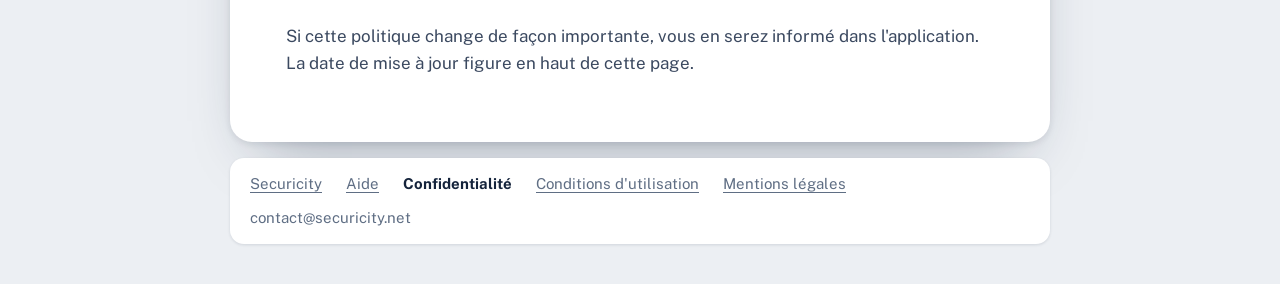
<file: confidentialite/index.html>
<!doctype html>
<html lang="fr">
<head>
<meta charset="utf-8">
<link rel="icon" type="image/png" href="/favicon.png">
<link rel="apple-touch-icon" href="/apple-touch-icon.png">
<meta name="viewport" content="width=device-width, initial-scale=1, viewport-fit=cover">
<title>Politique de confidentialité · Securicity</title>
<meta name="description" content="Quelles données Securicity collecte, pourquoi, combien de temps, et comment exercer vos droits (RGPD).">
<link rel="preload" href="/polices/public-sans.woff2" as="font" type="font/woff2" crossorigin>
<link rel="stylesheet" href="/polices/public-sans.css">
<link rel="stylesheet" href="/legal.css">
</head>
<body>
<header class="entete"><a class="marque" href="/"><img class="icone-app" src="/images/icone.svg" alt="" width="30" height="30">Securicity</a></header>
<main>
<h1>Politique de confidentialité</h1>
<p class="maj">Dernière mise à jour : 24 novembre 2026</p>

<section class="bref">
  <h2>En bref</h2>
  <ul>
    <li>Les autres utilisateurs ne voient que votre <strong>pseudo</strong> et ce que vous publiez.</li>
    <li>Votre <strong>domicile</strong>, vos <strong>autres adresses</strong> et votre <strong>position</strong> ne sont visibles par personne : elles servent uniquement à vous prévenir de ce qui se passe près de chez vous.</li>
    <li>Les <strong>visages</strong> sur vos photos sont floutés sur votre téléphone, avant tout envoi.</li>
    <li>Vos données sont hébergées <strong>dans l'Union européenne</strong> (Irlande). Elles ne sont ni vendues ni utilisées pour de la publicité.</li>
    <li>Vous pouvez <strong>supprimer votre compte</strong> depuis l'application : tout est alors effacé, sauf le journal des signalements transmis aux mairies, gardé un an comme la loi l'impose.</li>
  </ul>
</section>

<h2>1. Qui est responsable de vos données</h2>
<p>Le responsable du traitement est <strong>Jonathan Bury</strong>, éditeur de l'application et du site Securicity, agissant à titre personnel. Pour toute question sur vos données : <a href="mailto:contact@securicity.net">contact@securicity.net</a>.</p>

<h2>2. Les données que nous traitons</h2>
<div class="tableau">
<table>
  <tr><th>Données</th><th>Pourquoi</th><th>Qui les voit</th></tr>
  <tr><td>Adresse e-mail et mot de passe (le mot de passe est chiffré, personne ne peut le lire)</td><td>Créer votre compte et vous connecter ; permettre à la mairie de vous répondre si vous lui transmettez un signalement</td><td>Vous seul ; et la mairie à qui vous transmettez un signalement, si vous cochez « Prévenir … »</td></tr>
  <tr><td>Adresse pour les réponses (seulement si votre compte Apple masque votre e-mail)</td><td>Permettre à la mairie de vous répondre</td><td>Vous seul ; et la mairie à qui vous transmettez un signalement</td></tr>
  <tr><td>Pseudo</td><td>Vous identifier auprès des autres utilisateurs</td><td>Tous les utilisateurs</td></tr>
  <tr><td>Adresse de votre domicile et ses coordonnées</td><td>Vous prévenir des incivilités signalées autour de chez vous</td><td>Vous seul ; le serveur l'utilise pour calculer les distances</td></tr>
  <tr><td>Autres adresses que vous enregistrez (travail, proches… 5 au maximum), avec le nom que vous leur donnez</td><td>Vous prévenir autour de ces adresses et vous y emmener d'un geste sur la carte</td><td>Vous seul</td></tr>
  <tr><td>Dernière position connue du téléphone, si vous l'autorisez</td><td>Afficher la carte autour de vous, placer vos signalements, vous prévenir de ce qui se passe près de vous, y compris application fermée si vous choisissez « Toujours »</td><td>Vous seul ; seule la dernière position est gardée, elle remplace la précédente</td></tr>
  <tr><td>Réglages (rayon d'alerte, notifications, apparence)</td><td>Faire fonctionner l'application comme vous l'avez choisi</td><td>Vous seul</td></tr>
  <tr><td>Identifiant de notification du téléphone</td><td>Vous envoyer les alertes</td><td>Personne ; il est effacé quand vous vous déconnectez</td></tr>
  <tr><td>Vos signalements : type, lieu, adresse approximative, date, description, description des personnes impliquées, photo facultative</td><td>Les publier sur la carte et prévenir les voisins ; les transmettre à la mairie si vous le demandez</td><td>Tous les utilisateurs connectés, avec votre pseudo ; et la mairie du lieu si vous cochez « Prévenir … » (sans la description des personnes impliquées)</td></tr>
  <tr><td>Journal des transmissions : contenu envoyé, mairie destinataire, date, votre compte et votre adresse e-mail, déclaration sur l'honneur acceptée et sa date</td><td>Prouver ce qui a été transmis et par qui, éviter les envois en double, limiter les abus</td><td>L'éditeur ; les autorités judiciaires qui le demandent dans un cadre légal</td></tr>
  <tr><td>Messages dans un « Appel aux voisins »</td><td>Permettre aux témoins de répondre</td><td>Tous les utilisateurs connectés</td></tr>
  <tr><td>Signalements de posts et de messages, demandes de réexamen, personnes bloquées</td><td>Modérer le service et vous protéger</td><td>Vous et le modérateur</td></tr>
  <tr><td>Acceptation de la charte de publication et des conditions (version et date)</td><td>Prouver votre accord aux règles de publication</td><td>Vous seul ; l'éditeur</td></tr>
  <tr><td>Signalements que vous enregistrez</td><td>Les retrouver dans « Suivis »</td><td>Vous seul</td></tr>
  <tr><td>Alertes envoyées</td><td>Vous envoyer les notifications</td><td>Vous seul</td></tr>
  <tr><td>Données techniques (adresse IP, date de connexion, journaux d'erreurs)</td><td>Sécurité du service et correction des pannes</td><td>L'éditeur et l'hébergeur</td></tr>
</table>
</div>

<h3>Photos et visages</h3>
<p>Avant l'envoi d'une photo, l'application cherche les visages <strong>sur votre téléphone</strong> (outil ML Kit de Google, qui fonctionne sans connexion et n'envoie rien à Google). Les visages trouvés sont floutés. Si le floutage n'est pas possible, la photo est refusée. Seule la photo floutée et compressée est envoyée. Les photos ne sont visibles que par les utilisateurs connectés.</p>

<h3>Ce que nous ne faisons pas</h3>
<ul>
  <li>Pas de publicité, pas de revente, pas de profilage commercial.</li>
  <li>Pas d'outil de mesure d'audience ni de traceur publicitaire, dans l'application comme sur le site.</li>
  <li>Pas d'historique de vos déplacements : seule votre dernière position est gardée. En arrière-plan, elle n'est lue que si vous avez choisi « Toujours » et activé « Près de ma position », et seulement quand vous vous êtes déplacé d'environ 500 m. Vous pouvez l'arrêter à tout moment, dans l'application ou dans les réglages du téléphone.</li>
</ul>

<h2>3. Sur quelle base légale</h2>
<ul>
  <li><strong>L'exécution du contrat</strong> (les <a href="/conditions">conditions d'utilisation</a>) : compte, publication des signalements, alertes.</li>
  <li><strong>Votre consentement</strong>, donné par les autorisations de votre téléphone : position, appareil photo, photos, notifications. Vous pouvez le retirer à tout moment dans les réglages du téléphone.</li>
  <li><strong>Votre consentement</strong>, donné à chaque signalement en cochant « Prévenir … », pour sa transmission à la mairie avec votre adresse e-mail. L'aperçu affiché montre exactement ce qui part. Il est retiré pour ce signalement en le supprimant dans les 30 minutes qui suivent la publication ; ce qui a déjà été envoyé ne peut pas être repris.</li>
  <li><strong>L'intérêt légitime</strong> de l'éditeur : modération, sécurité du service, lutte contre les abus.</li>
  <li><strong>Une obligation légale</strong> : répondre aux demandes des autorités judiciaires, et conserver un an de quoi identifier l'auteur d'un contenu transmis (article 6 de la loi pour la confiance dans l'économie numérique) : c'est la base du journal des transmissions.</li>
</ul>

<h2>4. Signalements et mairies</h2>
<p>Securicity a pour but d'aider à faire remonter les incivilités. Quand vous publiez un signalement, vous pouvez cocher « Prévenir … » : seulement dans ce cas, et 30 minutes après la publication, son contenu (type, adresse, date, description, photo aux visages floutés), votre pseudo et votre adresse e-mail (pour que le destinataire puisse vous répondre) sont envoyés par e-mail à la mairie du lieu, si son adresse e-mail est publiée dans l'annuaire officiel Service-Public.fr. Le destinataire est nommé sur la case avant que vous la cochiez. Si le signalement est supprimé ou retiré dans ces 30 minutes, rien n'est envoyé.</p>
<p>Votre domicile et votre position ne font jamais partie de cette transmission. Si vous vous êtes inscrit avec Apple en masquant votre e-mail, l'application vous demande, une seule fois, une adresse qui ne sert qu'à recevoir ces réponses. Ce n'est pas une plainte : pour porter plainte, adressez-vous au commissariat, à la gendarmerie, ou en ligne sur Ma Sécurité pour un vol ou une dégradation dont l'auteur est inconnu.</p>
<p>Comme tout service en ligne, nous devons communiquer les données d'un compte aux autorités judiciaires qui les demandent dans un cadre légal (réquisition).</p>
<p>Securicity n'est pas un service d'urgence. En cas de danger, appelez le <strong>17</strong> (police secours) ou le <strong>112</strong>.</p>

<h2>5. Combien de temps</h2>
<ul>
  <li><strong>Compte, domicile, adresses enregistrées, réglages</strong> : tant que votre compte existe (une adresse supprimée est effacée immédiatement).</li>
  <li><strong>Dernière position</strong> : remplacée à chaque mise à jour ; effacée avec le compte.</li>
  <li><strong>Signalements</strong> : affichés 4 mois sur la carte et dans le Fil (en transparence après 2 mois), puis visibles par vous seul dans l'onglet « Fil », rubrique « Publiés ». Ils sont effacés quand vous les supprimez ou supprimez votre compte. Un post retiré par la modération est conservé tant que le compte existe, pour traiter une éventuelle demande de réexamen.</li>
  <li><strong>Transmissions aux mairies</strong> : le journal des envois est effacé au bout d'un an, <strong>même si vous supprimez le signalement ou votre compte avant</strong> (obligation légale de conservation). Le message reçu par la mairie est ensuite conservé par elle, sous sa propre responsabilité.</li>
  <li><strong>Données techniques</strong> : quelques jours à quelques semaines selon l'hébergeur.</li>
</ul>
<p>Quand vous supprimez votre compte, toutes les données liées (profil, domicile, adresses enregistrées, position, signalements, photos, messages, alertes, blocages) sont effacées immédiatement, sauf le journal des transmissions aux mairies, gardé un an comme la loi l'impose. Les sauvegardes techniques de l'hébergeur disparaissent ensuite d'elles-mêmes, en quelques jours.</p>

<h2>6. Nos prestataires</h2>
<p>Nous faisons appel à des prestataires qui traitent certaines données pour notre compte, uniquement pour faire fonctionner le service :</p>
<div class="tableau">
<table>
  <tr><th>Prestataire</th><th>Rôle</th><th>Où</th></tr>
  <tr><td>Supabase</td><td>Base de données, comptes, stockage des photos</td><td>Irlande (Union européenne)</td></tr>
  <tr><td>Brevo (Sendinblue SAS)</td><td>Envoi des e-mails (confirmation de compte, transmission des signalements aux mairies)</td><td>France / Union européenne</td></tr>
  <tr><td>Expo (650 Industries)</td><td>Acheminement des notifications, avec Apple et Google</td><td>États-Unis</td></tr>
  <tr><td>GitHub (GitHub Pages)</td><td>Hébergement du site securicity.net</td><td>États-Unis</td></tr>
  <tr><td>Zoho</td><td>Messagerie de contact@securicity.net</td><td>États-Unis</td></tr>
  <tr><td>IGN, Géoplateforme (État français)</td><td>Recherche d'adresses : le texte tapé ou le point placé sur la carte lui est envoyé, sans lien avec votre compte</td><td>France</td></tr>
  <tr><td>Apple, Google</td><td>Cartes, distribution de l'application, notifications ; connexion avec votre compte Apple ou Google, s'ils vous servent à vous connecter (ils nous transmettent alors votre adresse e-mail)</td><td>Union européenne / États-Unis</td></tr>
</table>
</div>
<p>Lorsque des données sont traitées aux États-Unis, ce transfert est encadré par le cadre de protection des données UE–États-Unis (Data Privacy Framework) ou par les clauses contractuelles types de la Commission européenne. Ces transferts concernent peu de données : l'identifiant de notification et le texte de l'alerte pour Expo, et les messages envoyés à notre adresse de contact pour Zoho.</p>

<h2>7. Vos droits</h2>
<p>Vous pouvez à tout moment :</p>
<ul>
  <li><strong>accéder</strong> à vos données et en obtenir une copie ;</li>
  <li><strong>les corriger</strong> ;</li>
  <li><strong>les effacer</strong>, en supprimant votre compte depuis l'onglet Profil de l'application ;</li>
  <li><strong>vous opposer</strong> à un traitement ou en <strong>demander la limitation</strong> ;</li>
  <li><strong>récupérer</strong> vos données dans un format lisible (portabilité) ;</li>
  <li>définir des <strong>directives</strong> sur le sort de vos données après votre décès.</li>
</ul>
<p>Écrivez à <a href="mailto:contact@securicity.net">contact@securicity.net</a> depuis l'adresse de votre compte. Nous répondons sous un mois.</p>
<p>Si vous estimez que vos droits ne sont pas respectés, vous pouvez saisir la <strong>CNIL</strong> : <a href="https://www.cnil.fr/fr/plaintes">cnil.fr/fr/plaintes</a>.</p>

<h2>8. Âge minimum</h2>
<p>Securicity est réservé aux personnes de <strong>15 ans et plus</strong>, âge à partir duquel la loi française permet de consentir seul au traitement de ses données.</p>

<h2>9. Sécurité</h2>
<p>Les échanges sont chiffrés (HTTPS). L'accès à chaque donnée est contrôlé par la base elle-même : votre domicile et votre position ne peuvent pas être lus par un autre compte, même en contournant l'application. Les photos sont stockées dans un espace privé.</p>

<h2>10. Modifications</h2>
<p>Si cette politique change de façon importante, vous en serez informé dans l'application. La date de mise à jour figure en haut de cette page.</p>
</main>
<footer class="pied"><a href="/">Securicity</a><a href="/aide">Aide</a><a href="/confidentialite" aria-current="page">Confidentialité</a><a href="/conditions">Conditions d'utilisation</a><a href="/mentions-legales">Mentions légales</a><span>contact@securicity.net</span></footer>
</body>
</html>
</file>
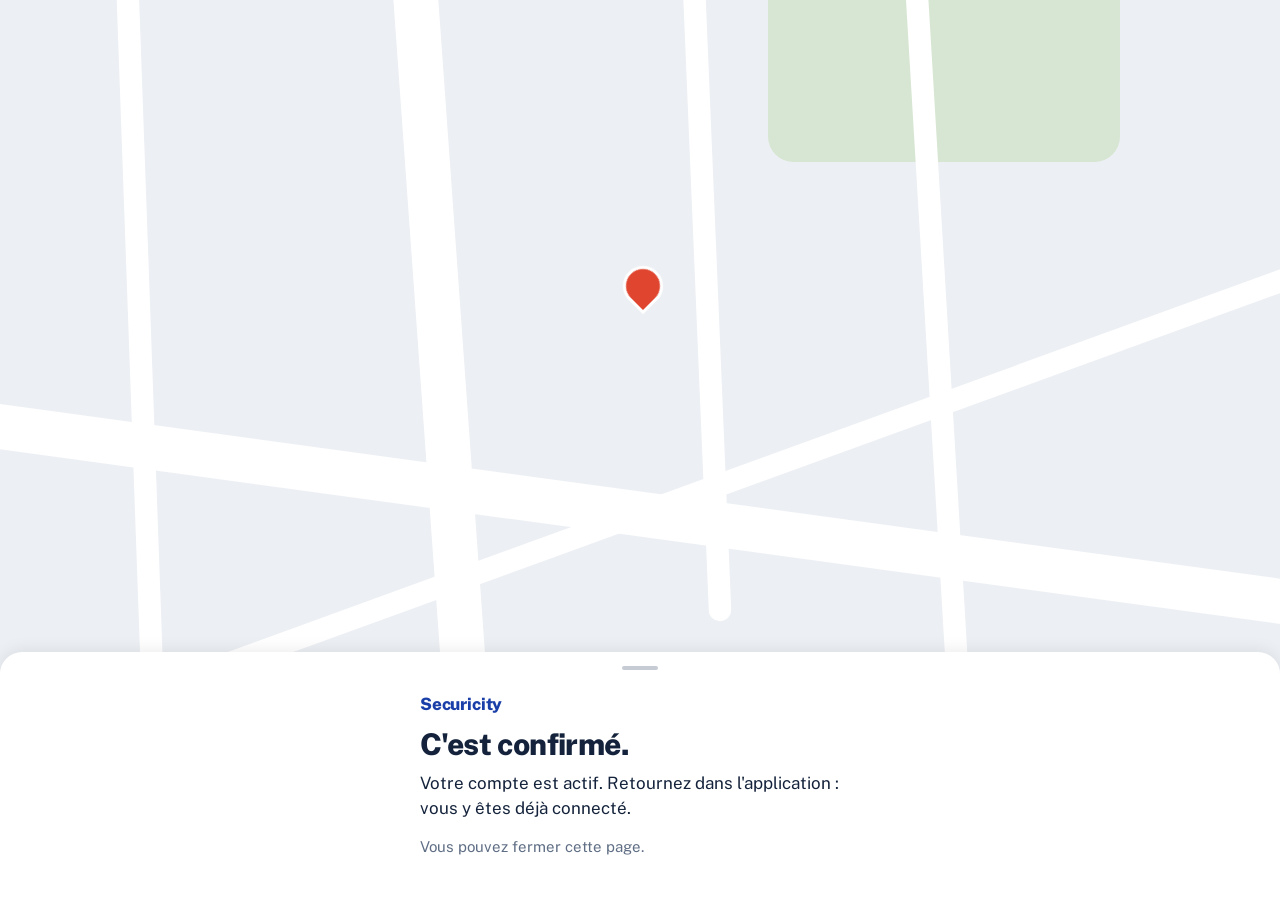
<file: confirmation/index.html>
<!doctype html>
<html lang="fr">
<head>
<meta charset="utf-8">
<link rel="icon" type="image/png" href="/favicon.png">
<link rel="apple-touch-icon" href="/apple-touch-icon.png">
<meta name="viewport" content="width=device-width, initial-scale=1, viewport-fit=cover">
<meta name="robots" content="noindex">
<title>Securicity</title>
<link rel="preload" href="/polices/public-sans.woff2" as="font" type="font/woff2" crossorigin>
<link rel="stylesheet" href="/polices/public-sans.css">
<style>
  /* Reprend l'écran de l'app : la carte du quartier, un repère posé, et un panneau qui remonte du bas. */
  :root {
    --sol: #ECEFF3; --rue: #FFFFFF; --eau: #C6D9EA; --parc: #D7E6D2;
    --panneau: #FFFFFF; --texte: #14233B; --discret: #5F6E84; --bleu: #1B3FA8; --repere: #E0452F;
  }
  @media (prefers-color-scheme: dark) {
    :root {
      --sol: #13233A; --rue: #21354F; --eau: #0A1422; --parc: #143029;
      --panneau: #18283D; --texte: #E9EFF7; --discret: #8FA3BC; --bleu: #7DBEFF;
    }
  }
  html, body { height: 100%; margin: 0; }
  body { background: var(--sol); color: var(--texte); font: 17px/1.5 "Public Sans", system-ui, sans-serif; overflow: hidden; }
  svg.carte { position: fixed; inset: 0; width: 100%; height: 100%; }
  .repere { position: fixed; left: 50%; top: 34%; width: 34px; height: 34px; margin: -40px 0 0 -17px;
            background: var(--repere); border: 3px solid var(--panneau);
            border-radius: 50% 50% 50% 0; transform: rotate(-45deg); animation: pose .5s cubic-bezier(.3, 1.6, .5, 1) both; }
  @keyframes pose { from { transform: translateY(-40px) rotate(-45deg); opacity: 0; } }
  .panneau { position: fixed; left: 0; right: 0; bottom: 0; background: var(--panneau);
             border-radius: 22px 22px 0 0; padding: 14px 28px calc(36px + env(safe-area-inset-bottom));
             box-shadow: 0 -2px 16px rgba(0, 0, 0, .08); }
  .poignee { width: 36px; height: 4px; border-radius: 4px; background: var(--discret); opacity: .35; margin: 0 auto 22px; }
  .contenu { max-width: 440px; margin: 0 auto; }
  .marque { font-weight: 800; color: var(--bleu); letter-spacing: -.01em; }
  h1 { font-size: 30px; line-height: 1.1; font-weight: 800; letter-spacing: -.02em; margin: 10px 0 10px; }
  p { margin: 0 0 6px; }
  .discret { color: var(--discret); font-size: 15px; margin-top: 14px; }
  @media (prefers-reduced-motion: reduce) { .repere { animation: none; } }
  [hidden] { display: none; }
</style>
</head>
<body>
<svg class="carte" viewBox="0 0 400 800" preserveAspectRatio="xMidYMid slice" aria-hidden="true">
  <rect width="400" height="800" fill="var(--sol)"/>
  <path d="M-20 560C100 520 190 640 420 590L420 660C230 700 110 590-20 640Z" fill="var(--eau)"/>
  <rect x="240" y="170" width="110" height="140" rx="8" fill="var(--parc)"/>
  <g stroke="var(--rue)" fill="none" stroke-linecap="round">
    <path stroke-width="14" d="M-20 130L420 90M110-20L170 820M-20 390L420 450"/>
    <path stroke-width="7" d="M-20 250L420 220M270-20L320 820M-20 40L190-20M30-20L60 820M-20 500L420 340M210 90L225 450M-20 720L420 750"/>
  </g>
</svg>
<div class="repere" aria-hidden="true"></div>

<div class="panneau">
  <div class="poignee"></div>
  <div class="contenu">
    <div class="marque">Securicity</div>

    <section id="ok">
      <h1>C'est confirmé.</h1>
      <p>Votre compte est actif. Retournez dans l'application : vous y êtes déjà connecté.</p>
      <p class="discret">Vous pouvez fermer cette page.</p>
    </section>

    <section id="erreur" hidden>
      <h1>Ce lien ne marche plus.</h1>
      <p>Il a expiré ou a déjà servi. Ouvrez l'application et connectez-vous avec votre e-mail.</p>
      <p class="discret">Si votre compte n'est pas encore confirmé, l'application vous le dira.</p>
    </section>
  </div>
</div>
<script>
  // Supabase renvoie ici après la confirmation ; en cas de problème, l'erreur est dans l'adresse.
  if ((location.hash + location.search).indexOf('error') !== -1) {
    document.getElementById('ok').hidden = true;
    document.getElementById('erreur').hidden = false;
  }
  // Retire les éventuels jetons de connexion de la barre d'adresse.
  history.replaceState(null, '', location.pathname);
</script>
</body>
</html>
</file>
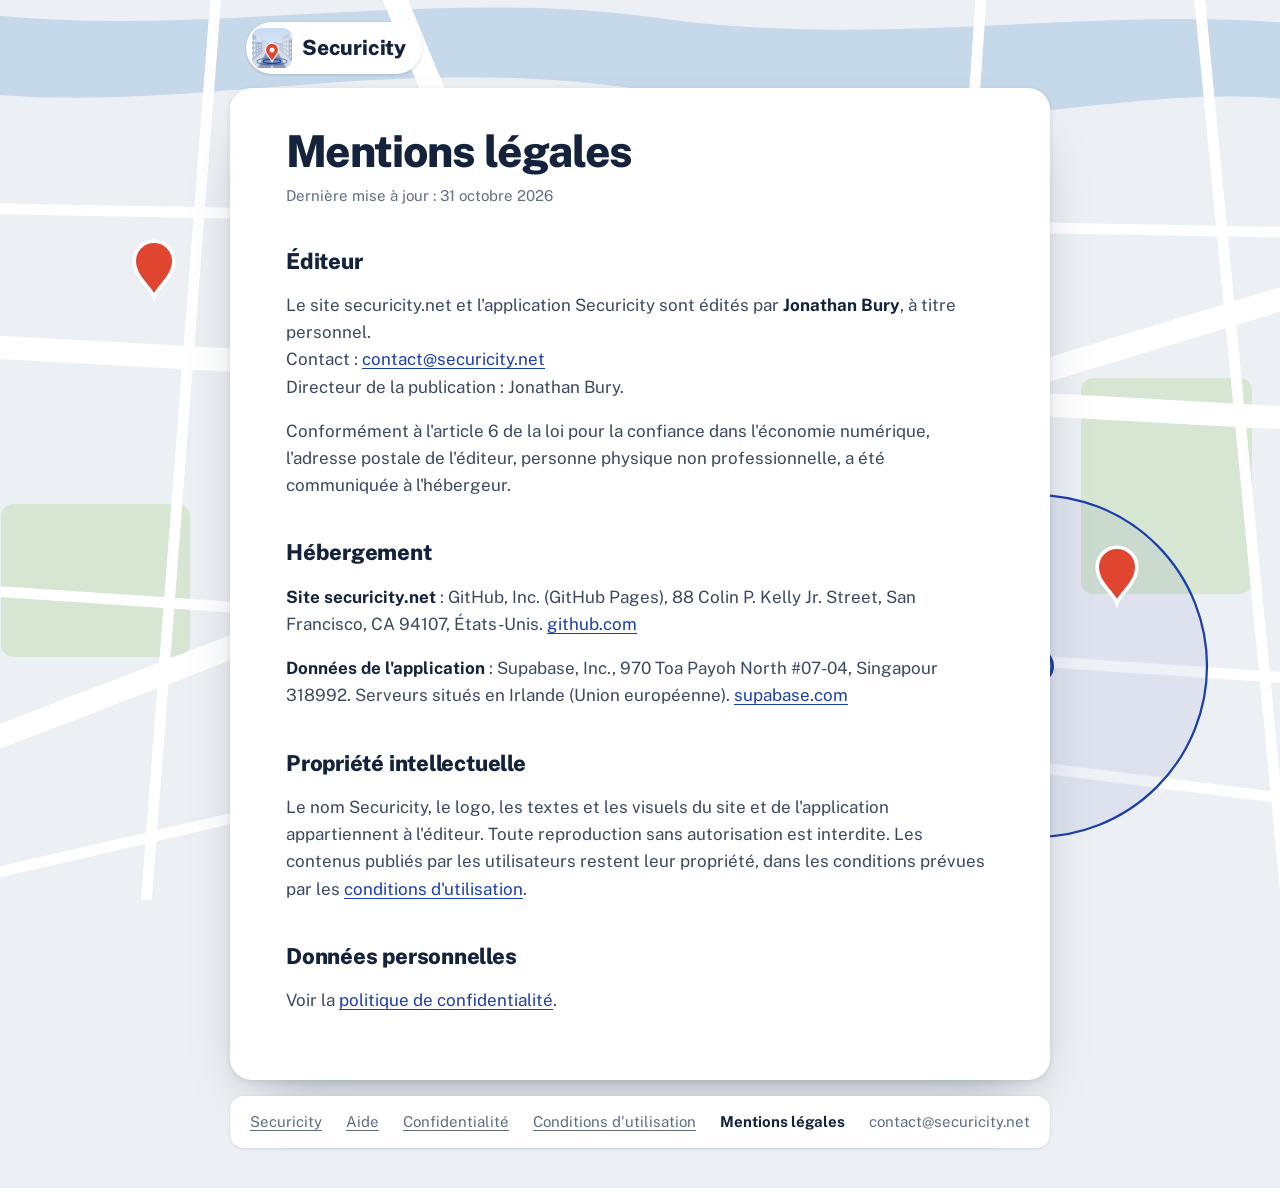
<file: mentions-legales/index.html>
<!doctype html>
<html lang="fr">
<head>
<meta charset="utf-8">
<link rel="icon" type="image/png" href="/favicon.png">
<link rel="apple-touch-icon" href="/apple-touch-icon.png">
<meta name="viewport" content="width=device-width, initial-scale=1, viewport-fit=cover">
<title>Mentions légales · Securicity</title>
<meta name="description" content="Éditeur et hébergeurs du site securicity.net et de l'application Securicity.">
<link rel="preload" href="/polices/public-sans.woff2" as="font" type="font/woff2" crossorigin>
<link rel="stylesheet" href="/polices/public-sans.css">
<link rel="stylesheet" href="/legal.css">
</head>
<body>
<header class="entete"><a class="marque" href="/"><img class="icone-app" src="/images/icone.svg" alt="" width="30" height="30">Securicity</a></header>
<main>
<h1>Mentions légales</h1>
<p class="maj">Dernière mise à jour : 31 octobre 2026</p>

<h2>Éditeur</h2>
<p>Le site securicity.net et l'application Securicity sont édités par <strong>Jonathan Bury</strong>, à titre personnel.<br>
Contact : <a href="mailto:contact@securicity.net">contact@securicity.net</a><br>
Directeur de la publication : Jonathan Bury.</p>
<p>Conformément à l'article 6 de la loi pour la confiance dans l'économie numérique, l'adresse postale de l'éditeur, personne physique non professionnelle, a été communiquée à l'hébergeur.</p>

<h2>Hébergement</h2>
<p><strong>Site securicity.net</strong> : GitHub, Inc. (GitHub Pages), 88 Colin P. Kelly Jr. Street, San Francisco, CA 94107, États-Unis. <a href="https://github.com">github.com</a></p>
<p><strong>Données de l'application</strong> : Supabase, Inc., 970 Toa Payoh North #07-04, Singapour 318992. Serveurs situés en Irlande (Union européenne). <a href="https://supabase.com">supabase.com</a></p>

<h2>Propriété intellectuelle</h2>
<p>Le nom Securicity, le logo, les textes et les visuels du site et de l'application appartiennent à l'éditeur. Toute reproduction sans autorisation est interdite. Les contenus publiés par les utilisateurs restent leur propriété, dans les conditions prévues par les <a href="/conditions">conditions d'utilisation</a>.</p>

<h2>Données personnelles</h2>
<p>Voir la <a href="/confidentialite">politique de confidentialité</a>.</p>
</main>
<footer class="pied"><a href="/">Securicity</a><a href="/aide">Aide</a><a href="/confidentialite">Confidentialité</a><a href="/conditions">Conditions d'utilisation</a><a href="/mentions-legales" aria-current="page">Mentions légales</a><span>contact@securicity.net</span></footer>
</body>
</html>
</file>
<file: polices/public-sans.css>
/* Public Sans (licence SIL Open Font License 1.1, @fontsource-variable/public-sans 5.2.6), hébergée sur le site :
   l'adresse IP des visiteurs n'est envoyée à aucun service extérieur. */
@font-face{font-family:"Public Sans";font-style:normal;font-weight:100 900;font-display:swap;src:url(/polices/public-sans.woff2) format("woff2")}
</file>
<file: legal.css>
/* Pages légales : confidentialité, conditions d'utilisation, mentions légales.
   Même direction que l'accueil : la carte d'un quartier en fond, le texte sur un panneau blanc. */
:root { --fond: #ECEFF3; --surface: #FFFFFF; --texte: #14233B; --texte2: #3B4960; --discret: #5F6E84; --bleu: #1B3FA8; --filet: #D5DBE4; --repere: #E0452F; }
* { box-sizing: border-box; }
body { margin: 0; background: var(--fond) url(/fond-legal.svg) center / cover fixed; color: var(--texte); font: 400 17px/1.6 "Public Sans", system-ui, sans-serif; }
:focus-visible { outline: 2px solid var(--bleu); outline-offset: 3px; border-radius: 4px; }
.entete, main, .pied { max-width: 820px; margin: 0 auto; }
.entete { display: flex; align-items: center; padding: 22px 16px 14px; }
.marque { display: inline-flex; align-items: center; gap: 10px; font-weight: 800; font-size: 21px; color: var(--texte); text-decoration: none; letter-spacing: -.01em; background: var(--surface); padding: 6px 16px 6px 6px; border-radius: 99px; box-shadow: 0 1px 3px rgba(20,35,59,.18); }
.marque .icone-app { width: 40px; height: 40px; border-radius: 22.37%; }
main { background: var(--surface); border-radius: 22px; padding: 40px clamp(20px, 5vw, 56px) 48px; box-shadow: 0 2px 6px rgba(20,35,59,.1), 0 30px 60px -30px rgba(20,35,59,.4); }
h1 { font-size: clamp(30px, 6vw, 44px); line-height: 1.08; font-weight: 800; letter-spacing: -.025em; margin: 0 0 8px; }
.maj { color: var(--discret); font-size: 15px; margin: 0 0 28px; }
.bref { background: #EEF2FA; border: 1px solid #D3DDF1; border-radius: 14px; padding: 18px 22px; margin-bottom: 36px; }
.bref h2 { margin-top: 0; font-size: 18px; }
.bref ul { margin-bottom: 0; }
h2 { font-size: 22px; line-height: 1.25; font-weight: 800; letter-spacing: -.01em; margin: 40px 0 10px; }
h3 { font-size: 17px; margin: 22px 0 6px; }
p, li { color: var(--texte2); }
strong { color: var(--texte); }
ul { padding-left: 22px; }
li { margin-bottom: 6px; }
a { color: var(--bleu); text-underline-offset: 3px; }
.tableau { overflow-x: auto; }
table { width: 100%; border-collapse: collapse; font-size: 15px; margin: 8px 0 4px; }
th, td { text-align: left; vertical-align: top; padding: 10px 12px 10px 0; border-bottom: 1px solid var(--filet); color: var(--texte2); }
th { color: var(--texte); font-weight: 700; }
.pied { display: flex; flex-wrap: wrap; gap: 10px 24px; margin-top: 16px; margin-bottom: 40px; padding: 14px 20px; background: var(--surface); border-radius: 14px; font-size: 15px; color: var(--discret); box-shadow: 0 1px 3px rgba(20,35,59,.12); }
.pied a { color: inherit; }
.pied a[aria-current="page"] { color: var(--texte); font-weight: 700; text-decoration: none; }
@media (max-width: 600px) { .entete, .pied { margin-left: 16px; margin-right: 16px; } main { margin: 0 8px; border-radius: 18px; } }
</file>
